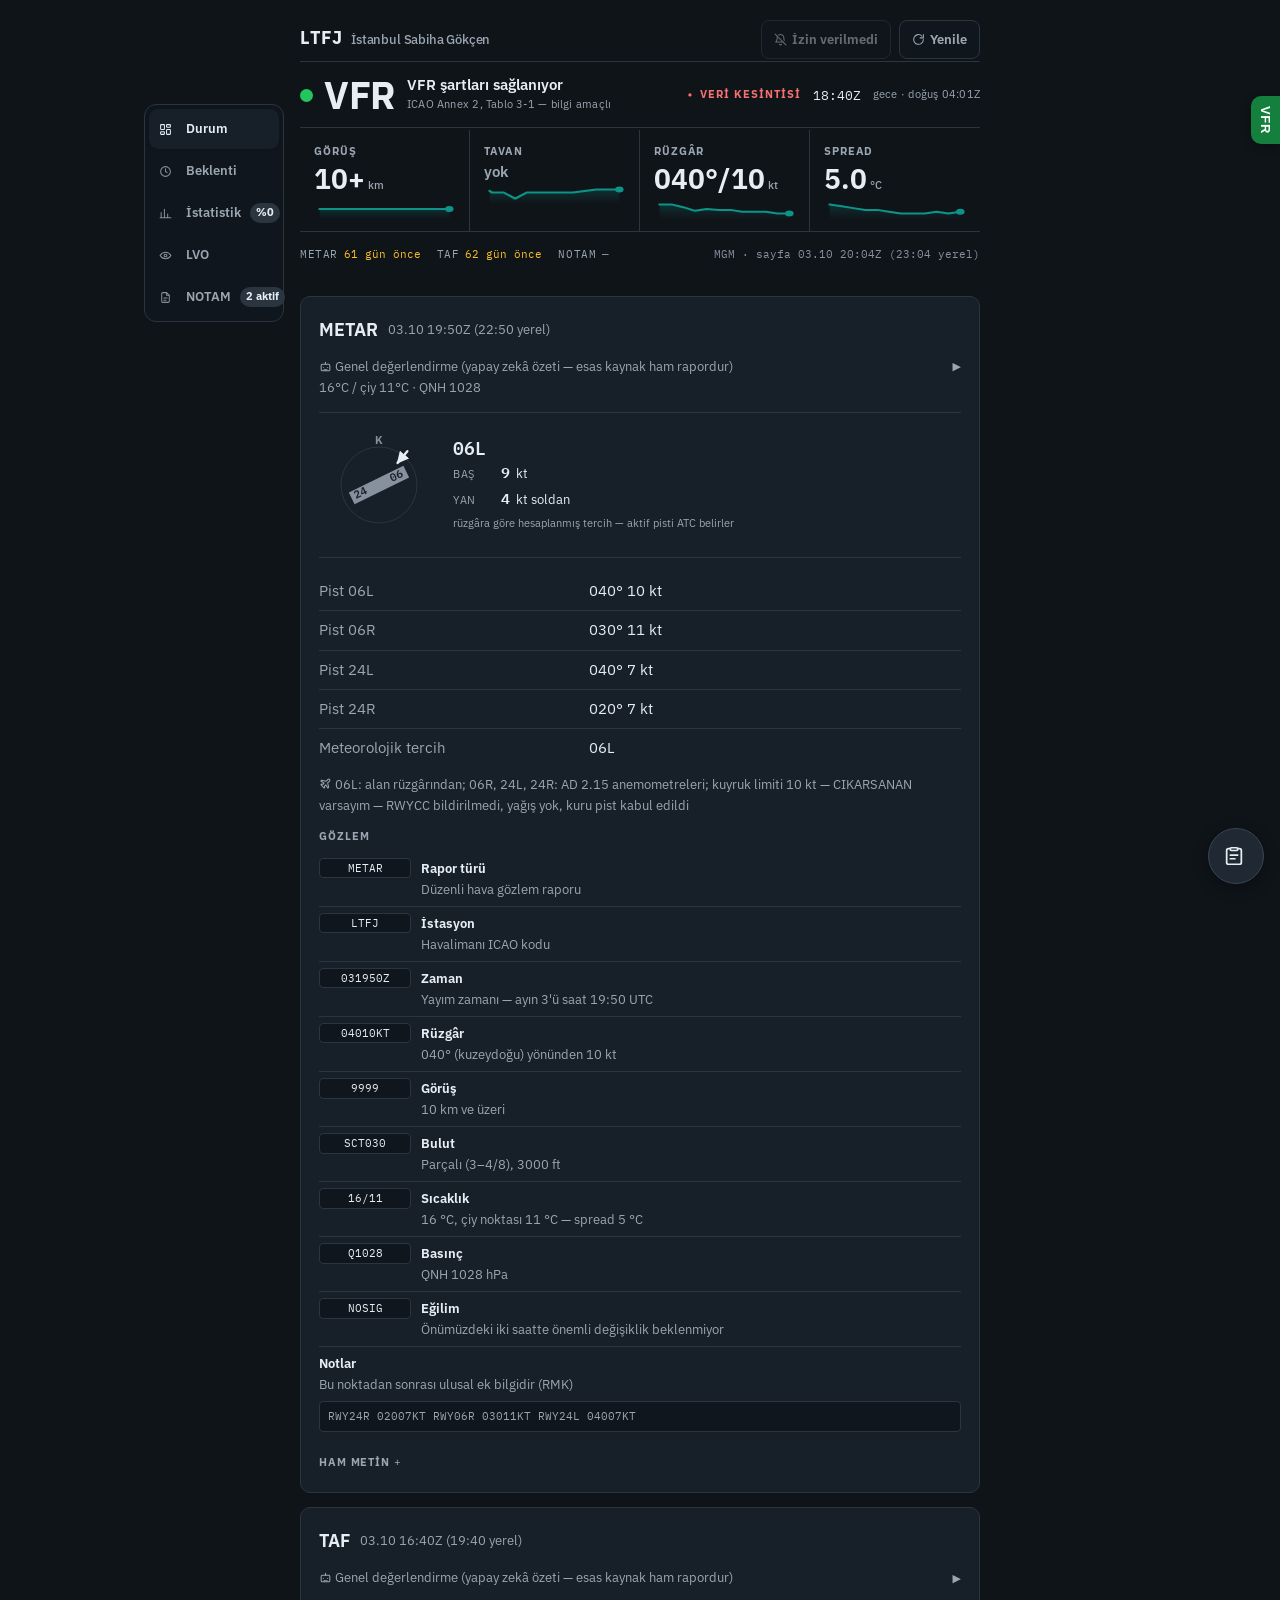
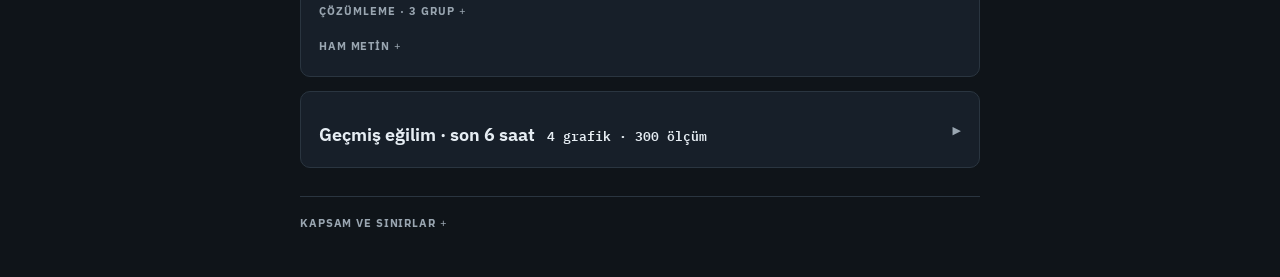
<file: index.html>
<!DOCTYPE html>
<html lang="tr" data-gun-dogumu="2026-10-03T04:01:57.957343+00:00" data-gun-batimi="2026-10-03T15:43:57.867285+00:00">
<head>
<meta charset="utf-8">
<meta name="viewport" content="width=device-width, initial-scale=1">
<title>LTFJ · Hava Durumu</title>
<meta name="description" content="LTFJ anlık METAR ve TAF">
<style>
  @font-face { font-family:"IBM Plex Sans"; font-style:normal;
    font-weight:400 700; font-display:swap;
    src:url("yazitipi/plex-sans-latin-400-700.woff2") format("woff2");
    unicode-range:U+0000-00FF, U+0131, U+0152-0153, U+02BB-02BC, U+02C6, U+02DA, U+02DC, U+0304, U+0308, U+0329, U+2000-206F, U+20AC, U+2122, U+2191, U+2193, U+2212, U+2215, U+FEFF, U+FFFD; }
  @font-face { font-family:"IBM Plex Sans"; font-style:normal;
    font-weight:400 700; font-display:swap;
    src:url("yazitipi/plex-sans-latin-ext-400-700.woff2") format("woff2");
    unicode-range:U+0100-02BA, U+02BD-02C5, U+02C7-02CC, U+02CE-02D7, U+02DD-02FF, U+0304, U+0308, U+0329, U+1D00-1DBF, U+1E00-1E9F, U+1EF2-1EFF, U+2020, U+20A0-20AB, U+20AD-20C0, U+2113, U+2C60-2C7F, U+A720-A7FF; }
  @font-face { font-family:"IBM Plex Mono"; font-style:normal;
    font-weight:400; font-display:swap;
    src:url("yazitipi/plex-mono-latin-400.woff2") format("woff2");
    unicode-range:U+0000-00FF, U+0131, U+0152-0153, U+02BB-02BC, U+02C6, U+02DA, U+02DC, U+0304, U+0308, U+0329, U+2000-206F, U+20AC, U+2122, U+2191, U+2193, U+2212, U+2215, U+FEFF, U+FFFD; }
  @font-face { font-family:"IBM Plex Mono"; font-style:normal;
    font-weight:400; font-display:swap;
    src:url("yazitipi/plex-mono-latin-ext-400.woff2") format("woff2");
    unicode-range:U+0100-02BA, U+02BD-02C5, U+02C7-02CC, U+02CE-02D7, U+02DD-02FF, U+0304, U+0308, U+0329, U+1D00-1DBF, U+1E00-1E9F, U+1EF2-1EFF, U+2020, U+20A0-20AB, U+20AD-20C0, U+2113, U+2C60-2C7F, U+A720-A7FF; }
  @font-face { font-family:"IBM Plex Mono"; font-style:normal;
    font-weight:600; font-display:swap;
    src:url("yazitipi/plex-mono-latin-600.woff2") format("woff2");
    unicode-range:U+0000-00FF, U+0131, U+0152-0153, U+02BB-02BC, U+02C6, U+02DA, U+02DC, U+0304, U+0308, U+0329, U+2000-206F, U+20AC, U+2122, U+2191, U+2193, U+2212, U+2215, U+FEFF, U+FFFD; }
  @font-face { font-family:"IBM Plex Mono"; font-style:normal;
    font-weight:600; font-display:swap;
    src:url("yazitipi/plex-mono-latin-ext-600.woff2") format("woff2");
    unicode-range:U+0100-02BA, U+02BD-02C5, U+02C7-02CC, U+02CE-02D7, U+02DD-02FF, U+0304, U+0308, U+0329, U+1D00-1DBF, U+1E00-1E9F, U+1EF2-1EFF, U+2020, U+20A0-20AB, U+20AD-20C0, U+2113, U+2C60-2C7F, U+A720-A7FF; }
  /* ===================== TASARIM SISTEMI =====================
     TEK KAYNAK. Once her anlamsal renk sayfaya DAGILMIS sabit hex olarak
     duruyordu: ornegin "dikkat" tonu (#b45309 acik / #fbbf24 koyu) UC AYRI
     kuralda, her biri ayrica iki koyu tema blogunda tekrarlanmisti - dokuz
     yer. Birini guncelleyip otekileri unutmak an meselesiydi.

     KATMANLAR: zemin -> panel -> kart -> etkilesim. Her katman bir ustune
     gore hafifce ayrisir; koyu temada saf siyah ve asiri kontrast YOK.

     ANLAMSAL RENKLER durum anlatir, dekorasyon degildir. "-zemin" varyanti
     rozet/kutu arka plani, duz olani metin/kenarlik icindir.

     NOT: havacilik durum kodu olcegi SAYFADAN TAMAMEN KALKTI; yalnizca
     Telegram tarafinda yasiyor (bkz. ltfj_pist). Sayfanin durum
     gostergesi ICAO Annex 2 esiklerinden gelen VFR/IFR. */
  :root {
    /* Mono yigini eskiden 6 ayri yerde KOPYALANMISTI - biri guncellenip
       otekiler unutulabilirdi. Tek kaynak. */
    --mono:"IBM Plex Mono",ui-monospace,SFMono-Regular,Menlo,monospace;

    /* yuzey katmanlari */
    /* #f8fafc -> #eef2f7: kartlar (beyaz) zeminden daha net
       ayrissin. Kontrast metin/zemin oranlarini DUSURMEZ -
       metin kart uzerinde duruyor, zemin degismedi. */
    /* DUZ TUVAL. Derinlik yuzey basamagindan degil TEK PIKSELLIK
       CIZGIDEN geliyor; hiyerarsiyi kutu degil TIPOGRAFI tasiyor. */
    --bg:#f9fafc; --panel:#f1f4f9; --kart:#ffffff; --etkilesim:#eef2f7;
    --cizgi:#e4e9f0; --kod-bg:#f4f7fa;
    /* metin */
    /* MUREKKEP KATMANLARI - UCU DE METIN ICIN AA (4.5:1) GECER, her yuzeyde.
       Olculdu (bg/panel/kart/etkilesim/kod-bg'nin EN KOTUSUNE karsi):
         --metin  #0f172a  ~17:1
         --soluk  #505e74  5.85:1   (eskiden #64748b: 4.23 - tonlu
                                      yuzeylerde AA'nin altindaydi)
         --sessiz #606c81  4.72:1   (eskiden #94a3b8: 2.28 - kunye,
                                      birim, kaynak satiri okunmuyordu)
       Sessiz ile soluk arasindaki fark kucuk ama gercek; uc katmanli
       hiyerarsi korunuyor, hicbiri esigin altina inmiyor. */
    --metin:#0f172a; --soluk:#505e74; --sessiz:#606c81; --vurgu:#0f172a;
    /* anlamsal - durum anlatir */
    /* Metin tonlari OLCULEREK secildi - WCAG AA (4.5:1), kendi "-zemin"
       tonlarinin uzerinde. Onceki degerler (#16a34a / #dc2626) acik temada
       2.89:1 ve 3.97:1 veriyordu, yani AA'nin altindaydi. */
    /* FAB yuzeyi: acik temada koyu disk, koyu temada YUKSELTILMIS
       YUZEY. Tek kural (--vurgu/--bg) kullanilinca koyu temada FAB
       neredeyse beyaz oluyordu (olculen bagil parlaklik 0.853, hero
       0.023 - 37 kat). Gece karartilmis bir kulede ekranin en parlak
       nesnesi "not ekle" dugmesi olmamali. */
    /* MARKA TONU - ANLAM TASIMAZ. Grafik cizgisi, secili sekme
       gostergesi ve odak halkasi icin; durum ASLA bu tonla
       anlatilmaz. Mor secildi cunku durum hue'lari (kirmizi 15,
       turuncu 30, sari 50, yesil 140, mavi 250 derece) arasindaki
       EN GENIS bosluk orada. Olculdu (OKLab ΔE, rehberin
       normal-gorus tabani 15): en yakin durum rengine 15.8;
       kontrast acik yuzeyde 8.98, koyuda 7.24 (cizgi icin
       gereken 3:1'in cok ustunde). */
    /* AKSAN TONU - ANLAM TASIMAZ. Grafik cizgisi, secili sekme
       gostergesi ve odak halkasi icin; durum ASLA bu tonla anlatilmaz.
       MOR -> TURKUAZ: olculdu (OKLab DeltaE, rehberin normal-gorus
       tabani 15). Mordun (#b39ddb) koyu temada bilgi mavisine
       (#60a5fa) uzakligi 10.6 - yani TABANIN ALTINDA; daha once "en
       yakin durum rengine 15.8" demistim, o olcum bilgi mavisini
       kapsamiyormus. Turkuazin en yakin durum rengine normal-gorus
       uzakligi 18.4, yani tabanin ustunde. Protanopide kirmiziya 3.3
       ile yaklasiyor (mor 4.8 veriyordu) ama esik asimi sayfada HER
       ZAMAN kelimeyle de yaziliyor ("esik alti"), yani o kanalda renk
       tek tasiyici degil. Kontrast: acik yuzeyde 3.74:1, koyuda
       4.94:1 - grafik cizgisi icin gereken 3:1'in ustunde. */
    --marka:#0d9488;
    /* Baglanti/vurgu METNI ayri token: metin AA'si 4.5:1 ister,
       --marka acik temada 3.74 veriyor (cizgi icin yeterli, metin icin
       degil). Olculdu: #0f766e acik yuzeyde 5.47:1. */
    --baglanti:#0f766e;
    --fab-zemin:#0f172a; --fab-metin:#f8fafc; --fab-cizgi:transparent;
    /* Kart golgesi: acik temada kagit degil KONSOL hissi icin.
       Koyu temada golge yok - siyah uzerine golge gorunmez ve
       parlaklik eklemek gece kullanimini bozardi; orada derinlik
       yuzey basamaklarindan (--bg < --panel < --kart) geliyor. */
    /* Kart golgesi TEK KATMANA indi. Onceden iki katmanliydi (2px +
       8px bulanma) ve kartlara kagit hissi veriyordu. Yuzey adimi da
       kuculunce (bkz. --bg) o golge kartin ASIL ayirici ogesi olurdu;
       oysa ayrimi --cizgi tasimali. Kalan 1px yalnizca kenarligi
       oturtuyor.
       --golge-yukari SILINDI: tek tuketicisi ".su-an .hero" idi, hero
       artik kart degil. Kullanilmayan token tasarim sisteminde
       "kullanilabilir" gibi durup yanlis yere cagrilir. */
    --golge:0 1px 2px rgba(15,23,42,.04);
    --iyi:#166534;    --iyi-zemin:#22c55e26;    --iyi-dolu:#22c55e;
    --dikkat:#b45309; --dikkat-zemin:#f59e0b26; --dikkat-dolu:#f59e0b;
    --uyari:#ef4444;  --uyari-zemin:#ef444426;  --uyari-metin:#b91c1c;
    --bilgi:#2563eb;  --bilgi-zemin:#3b82f626;
    /* TIPOGRAFI OLCEGI - 6 ADIM.
       Olculdu: tek telefon ekraninda 17 FARKLI punto vardi ve 11'i
       9.9-14.1px arasina sikismisti; o araliktaki farki goz zaten
       ayirt etmiyor, yani 11 ayri karar sifir hiyerarsi kazanci
       veriyordu. Asil sorun ustteki bosluktu: 16.8px ile 24px arasinda
       HICBIR SEY yoktu, yani sayfada sadece uc gercek katman vardi -
       "hero", "baslik" ve "geri kalan her sey". Ikincil ama onemli bir
       seyi (hamle, QNH, pist ruzgari) vurgulamak icin elde arac yoktu.
       f4/f5 tam o boslugu dolduruyor. */
    --f1:.6875rem;   /* 11px - birim, etiket, dipnot           */
    --f2:.8125rem;   /* 13px - ikincil govde, tablo, rozet     */
    --f3:.9375rem;   /* 15px - govde                           */
    --f4:1.125rem;   /* 18px - bolum basligi, h1               */
    --f5:1.375rem;   /* 22px - vurgu (dar ekranda hero)        */
    --f6:1.75rem;    /* 28px - hero                            */
    /* 7. ADIM SADECE DURUM KODU ICIN. Sayfada tek bir birincil
       metrik var (VFR/IFR) ve olcegin tepesinde hero sayilariyla AYNI
       puntoda duruyordu - yani "en onemli" ile "onemli" ayni
       agirlikta. Bir adim ustu o farki geri veriyor. */
    --f7:2.375rem;   /* 38px - durum kodu (tek birincil metrik) */
    /* olcek */
    --r1:6px; --r2:10px; --r3:14px;
  }
  /* Koyu tema iki yerde tanimli olmak ZORUNDA: biri sistem tercihi, oteki
     elle secim (data-theme). Ikisi ayni listeyi tasir - listeyi TOKEN'a
     indirgemenin asil kazanci da bu: artik tek satir kopyalaniyor. */
  @media (prefers-color-scheme: dark) {
    :root:not([data-theme="light"]) {
      --bg:#0f1419; --panel:#141b23; --kart:#171f29; --etkilesim:#1f2833;
      --cizgi:#2a3540; --kod-bg:#10161d;
      --metin:#e6edf3; --soluk:#9aa6b1; --sessiz:#87919e; --vurgu:#e6edf3;
      --iyi:#4ade80; --dikkat:#fbbf24; --uyari-metin:#f87171;
      --bilgi:#60a5fa;
      --marka:#0d9488;
      /* Koyu zeminde baglanti metni daha parlak bir adim: #2dd4bf 9.94:1. */
      --baglanti:#2dd4bf;
      --fab-zemin:#1f2833; --fab-metin:#e6edf3; --fab-cizgi:#3a4654;
      /* Koyu temada golge GORUNMEZ; ayrimi yuzey adimi tasiyor. */
      --golge:none;
    }
  }
  :root[data-theme="dark"] {
    --bg:#0f1419; --panel:#141b23; --kart:#171f29; --etkilesim:#1f2833;
    --cizgi:#2a3540; --kod-bg:#10161d;
    --metin:#e6edf3; --soluk:#9aa6b1; --sessiz:#87919e; --vurgu:#e6edf3;
    --iyi:#4ade80; --dikkat:#fbbf24; --uyari-metin:#f87171;
    --bilgi:#60a5fa;
    --marka:#0d9488;
    /* Koyu zeminde baglanti metni daha parlak bir adim: #2dd4bf 9.94:1. */
    --baglanti:#2dd4bf;
    --fab-zemin:#1f2833; --fab-metin:#e6edf3; --fab-cizgi:#3a4654;
    /* Koyu temada golge GORUNMEZ; ayrimi yuzey adimi tasiyor. */
    --golge:none;
  }
  /* Hareket azaltma tercihi: isletim sisteminde acan kullanici icin tum
     gecis ve animasyonlar durur. Sayfa islevini KAYBETMEZ - donen ok yine
     doner, sadece aninda. */
  @media (prefers-reduced-motion: reduce) {
    *, *::before, *::after {
      animation-duration:.01ms !important; animation-iteration-count:1 !important;
      transition-duration:.01ms !important; scroll-behavior:auto !important;
    }
  }
  * { box-sizing:border-box; }
  body {
    margin:0; background:var(--bg); color:var(--metin);
    /* 1.55 -> 1.62: sayfadaki uzun Turkce uyari paragraflari icin
       gozu dinlendiren asil degisiklik satir araligi. */
    /* Govde punto'su da OLCEKTEN. 16px birakilinca acikca boyut
       verilmeyen ogeler olcek disina dusuyordu (olculdu: 2 oge). rem
       koke gore hesaplandigi icin bunu degistirmek --fN degerlerini
       ETKILEMEZ, yalnizca mirasla gelen metni hizalar. */
    font:var(--f3)/1.62 "IBM Plex Sans",ui-sans-serif,system-ui,-apple-system,
         "Segoe UI",Roboto,sans-serif;
    -webkit-font-smoothing:antialiased; text-rendering:optimizeLegibility;
    /* Rakamlar SABIT GENISLIKTE. Eskiden bu ozellik dokuz ayri
       kuralda tek tek veriliyordu; aradaki her oge (pist satirlari,
       tahmin tablosu, NOTAM tarihleri) oransal rakam kullaniyor ve
       degerler degisince sutun yatayda oynuyordu. Kokten verince
       sayfadaki her sayi hizali. */
    font-variant-numeric:tabular-nums;
    padding:20px 16px 40px;
  }
  .sar { max-width:680px; margin:0 auto; }
  header {
    margin-bottom:2px; display:flex; align-items:center;
    justify-content:space-between; gap:12px;
  }
  .header-metin { min-width:0; }
  /* Ö4: 1.5rem (24px) iken hero sayilariyla (24px w650) AYNI boydaydi.
     Istasyon kodu SABIT bilgi - ilk saniyeden sonra sifir bilgi tasir;
     dort olcumle ayni gorsel agirlikta olmasi icin sebep yok. 18px
     teyit icin fazlasiyla yeterli ve olcegin (Ö5) bir adimi. */
  h1 { font-size:var(--f4); margin:0 0 4px; letter-spacing:-.01em; }
  .alt { color:var(--soluk); font-size:var(--f3); }
  button.yenile {
    flex-shrink:0; background:var(--kod-bg); border:1px solid var(--cizgi);
    color:var(--soluk); border-radius:8px; padding:8px 12px; font:inherit;
    font-size:var(--f2); font-weight:650; cursor:pointer; white-space:nowrap;
  }
  button.yenile:hover { color:var(--metin); border-color:var(--vurgu); }
  button.yenile:disabled { opacity:.6; cursor:default; }
  .header-butonlar { display:flex; gap:8px; flex-shrink:0; }
  @media (max-width:480px) {
    /* METIN GIZLENIR, IKON KALIR. Eskiden dugmeler ikinci satira
       iniyordu ve bu iki sey demekti: (1) birincil metrigin ustunde
       tam bir satiri iki EYLEM yiyordu, (2) o satir tam olarak VFR
       sekmesinin dikey bandina (y=96-144) denk geldigi icin sag ucuna
       basan parmak Yenile'yi degil VFR panelini aciyordu - eski cozum
       34px dolgu koymakti. Ikona inince ikisi de kendiliginden bitti:
       dugmeler basligin YANINDA (y=20-56), sekme bandinin ustunde.
       Erisilebilirlik kaybi yok - metin GORSEL olarak gizleniyor,
       agactan silinmiyor (bkz. .btn-metin). */
    /* Metin GORSEL olarak gizleniyor, agactan SILINMIYOR: dugmenin
       erisilebilir adi hala "Yenile" / "Bildirimler" (ekran okuyucu,
       ses komutu, otomasyon). display:none olsaydi ad kaybolurdu. */
    .btn-metin {
      position:absolute; width:1px; height:1px; overflow:hidden;
      clip:rect(0 0 0 0); white-space:nowrap;
    }
    /* IKON DUGMESI DOKUNMA HEDEFI. Yalnizca dolgu verilince olculen
       kutu 33x41 cikiyordu - WCAG 2.2 AA tabanini (24x24) geciyor ama
       tek elle, yururken, eldivenle kullanilan bir ekranda dar. 44x44
       acikca zorlaniyor; ikon ortada kaliyor. */
    button.yenile {
      padding:9px; font-size:var(--f2);
      min-width:44px; min-height:44px;
      display:inline-flex; align-items:center; justify-content:center;
    }
    button.yenile .ikon { margin-right:0; }
  }
  /* YAPISKAN UST = ozet serit + sekme cubugu, TEK sticky blok.
     Ikisini ayri ayri yapiskan yapmak, sekme cubuguna "serit ne kadar
     yuksek?" diye bir top: degeri uydurmayi gerektirirdi; serit dar
     ekranda satir kaydirdigi icin o sayi sabit DEGIL. Tek sarmal bu
     sorunu tamamen ortadan kaldiriyor.
     z-index kasitli olarak 40: sayfa icerigiNIN ustunde, ama sabit
     kapli katmanlarin (VFR sekmesi 58, ATC modali 65) ALTINDA. */
  /* SU AN blogu - hero'nun yeni evi. Kart icinde degil, sayfanin
     tepesinde; kenarlik kartlarla ayni dilde ama baslik satiri yok
     (sekme cubugu ve baslik zaten baglami veriyor). */
  .su-an { margin:0; }
  /* Serit, hero gorunurken GIZLI. .js sinifi <head>'de ekleniyor, yani
     JS varsa serit hic cizilmeden basliyor - acilista yanip sonme yok.
     JS yoksa kural hic uygulanmaz ve ikisi de gorunur kalir. */
  .js .ozet-serit { display:none; }
  .js .yapiskan-ust.serit-acik .ozet-serit { display:flex; }
  .yapiskan-ust {
    position:sticky; top:0; z-index:40;
    background:var(--bg); margin:0 0 16px; padding-top:2px;
  }
  .ozet-serit {
    display:flex; align-items:center; gap:8px; flex-wrap:wrap;
    margin:0; padding:9px 12px;
    background:var(--kart); border:1px solid var(--cizgi); border-radius:12px;
    font-size:var(--f2); font-variant-numeric:tabular-nums;
  }
  .ozet-oge { color:var(--metin); white-space:nowrap; }
  /* Ayirici nokta: ogeler arasinda, ilkinden once DEGIL. */
  .ozet-oge + .ozet-oge::before { content:"·"; color:var(--soluk); margin-right:8px; }
  @media (max-width:480px) {
    .ozet-serit { font-size:var(--f2); gap:6px; padding:8px 10px; }
    .ozet-oge + .ozet-oge::before { margin-right:6px; }
  }

  /* ---- SEKME CUBUGU ----------------------------------------------------
     Bolumler (Durum/Beklenti/Istatistik/LVO/NOTAM) eskiden alt alta
     katlanir basliklardi; sayfa cok uzuyordu. YATAY sekme secildi, dikey
     ray DEGIL: icerik sutunu telefonda ~360px ve soldaki bir ray yatay
     genisligi KALICI olarak yerdi (~%25). Yatay cubuk dikey yerden bir
     kez odun verir, yataydan hic.

     ROZET SART: sekme icerigi GIZLIYOR. NOTAM sayfadayken kaydirirken
     goz ucuyla goruluyordu; sekmenin arkasina girince yeni NOTAM'i fark
     etmenin tek yolu cubuktaki rozet kalir. */
  .sekme-cubugu {
    display:none;                      /* JS yoksa hic cizilmez - asagi bak */
    gap:2px; margin-top:8px; padding:3px;
    background:var(--kod-bg); border:1px solid var(--cizgi); border-radius:12px;
    overflow-x:auto; scrollbar-width:none; -webkit-overflow-scrolling:touch;
  }
  .sekme-cubugu::-webkit-scrollbar { display:none; }
  .js .sekme-cubugu { display:flex; }
  .sekme {
    flex:1 0 auto; min-height:40px; padding:7px 12px;
    background:none; border:0; border-radius:9px; cursor:pointer;
    color:var(--soluk); font:inherit; font-size:var(--f2); font-weight:600;
    white-space:nowrap; display:flex; align-items:center; gap:6px;
    justify-content:center;
  }
  .sekme[aria-selected="true"] {
    background:var(--kart); color:var(--metin);
    box-shadow:0 1px 3px rgba(0,0,0,.12);
  }
  .sekme:focus-visible { outline:2px solid var(--metin); outline-offset:-2px; }
  /* Sekme rozeti: kart rozetiyle AYNI gorsel dil, daha kucuk. */
  .sekme-rozet {
    font-size:var(--f1); font-weight:700; padding:1px 6px; border-radius:999px;
    background:var(--cizgi); color:var(--metin); font-variant-numeric:tabular-nums;
  }
  .sekme-rozet:empty { display:none; }
  /* Telefon cubugunda ikon YOK: olculdu, cubuk 360px'te tam kapasitede
     (326/326px) ve ikon eklemek NOTAM'i keserdi. DOM'da duruyor ama
     display:none oldugu icin yer kaplamiyor; rayda aciliyor. */
  .sekme-ikon { display:none; }
  /* Rozet noktasi: rozetin kendi arka plani zaten renk kodu, nokta
     beyaz kalir - iki farkli renk ust uste binmez. */
  .ikon-fab { width:22px; height:22px; }
  .rozet-nokta { width:.55em; height:.55em; stroke-width:0; fill:currentColor;
                  margin-right:5px; opacity:.85; }
  @media (max-width:480px) {
    /* 360px'te bes sekme + rozetler cubugu tasiriyordu ve NOTAM kismen
       kesiliyordu. Yatay dolgu ve rozet en cok yeri yiyen ikisi. */
    .sekme { font-size:var(--f2); padding:7px 4px; gap:3px; }
    .sekme-rozet { font-size:var(--f1); padding:1px 4px; }
    .sekme-cubugu { gap:1px; padding:2px; }
  }

  /* JS YOKSA SAYFA BOZULMAZ: paneller varsayilan olarak GORUNUR ve cubuk
     cizilmez, yani sayfa eski "hepsi alt alta" haline duser. Gizleme
     yalnizca .js sinifi varken devreye girer; o sinifi <head>'deki satir
     ici betik body cizilmeden once ekledigi icin acilista titreme olmaz. */
  /* ---- GENIS EKRANDA SOL RAY -------------------------------------------
     Icerik sutunu 680px'te ortalanir; 1024px ustunde SOLDA 172-380px
     ZATEN BOS alan kalir (olculdu). Ray oraya konunca icerik sutunu
     HIC DARALMAZ - telefonda ray yatay genisligi yerdi, burada yemiyor.
     Bu yuzden ayni <nav> HTML'i, yalnizca CSS ile dikeye donuyor.

     left hesabi: sutunun sol kenari 50% - 340px. Ray onun 16px soluna,
     genisligi 140px -> 50% - 340 - 16 - 140 = 50% - 496px. 1024px'te
     ekranin solunda 16px bosluk kalir, daha genisinde acilir. */
  @media (min-width:1024px) {
    .js .sekme-cubugu {
      position:fixed; top:104px; left:calc(50% - 496px);
      width:140px; z-index:40; margin-top:0;   /* top: ne diyorsa o olsun */
      flex-direction:column; gap:2px; padding:4px;
      overflow:visible;          /* dikeyde bes oge hep sigar */
    }
    .sekme {
      flex:0 0 auto; justify-content:flex-start; text-align:left;
      padding:9px 10px; gap:9px;
    }
    /* Rayda 140px var - ikon burada hem siger hem tarama hizini artirir. */
    .sekme-ikon { display:block; width:15px; height:15px; opacity:.85; }
    .sekme[aria-selected="true"] .sekme-ikon { opacity:1; }
    /* Rozet satirin SONUNA yaslansin - etiketler farkli uzunlukta ve
       rozetler hizasiz dururdu. */
    .sekme-rozet { margin-left:auto; }
    /* Ray akistan ciktigi icin yapiskan blokta yalnizca ozet serit kalir;
       altindaki bosluk artik gereksiz. */
    .yapiskan-ust { padding-bottom:0; }
  }

  /* ---- IKONLAR ---- currentColor: ikon metnin rengini alir, yani her
     tema ve her durum renginde kendiliginden dogru cizilir. */
  .ikon {
    width:1em; height:1em; flex:0 0 auto; vertical-align:-.125em;
    stroke:currentColor; fill:none; stroke-width:1.9;
    stroke-linecap:round; stroke-linejoin:round;
  }
  button .ikon { margin-right:5px; }
  /* Uyari kutularinda ikon metne YAPISIK ciziliyordu ("!Bilgi amaclidir").
     button disinda hicbir kural bosluk vermiyordu. Renk de burada: uyari
     kutusunun ikonu govde metniyle ayni griye boyaniyordu. */
  .ikon-uyari { margin-right:7px; color:var(--dikkat); vertical-align:-.16em; }

  /* ---- UYGULAMA BASLIGI ---- */
  h1 { display:flex; align-items:baseline; gap:9px; flex-wrap:wrap; }
  .ust-kod { font-weight:700; letter-spacing:.03em; }
  .ust-ad { font-size:.72em; font-weight:500; color:var(--soluk); }
  /* ---- DURUM BANDI ----
     Ust-sol bolge: goz once buraya gider, bu yuzden sayfanin TEK
     birincil metrigi burada. Ustte ve altta tek piksel cizgi var,
     kutu YOK - agirligi punto tasiyor. */
  .durum-bandi {
    display:flex; align-items:center; justify-content:space-between;
    gap:16px; flex-wrap:wrap;
    padding:14px 0 13px; margin:0 0 2px;
    border-top:1px solid var(--cizgi); border-bottom:1px solid var(--cizgi);
  }
  .durum-blok { display:flex; align-items:center; gap:11px; min-width:0; }
  /* Uçuş kuralı noktası: kart içindeki VFR sekmesiyle AYNI sınıf
     (.vfr-nokta), yani iki gösterge sessizce farklı renge kayamaz. */
  .durum-blok .vfr-nokta { width:13px; height:13px; }
  .durum-kod {
    font-size:var(--f7); font-weight:700; line-height:1;
    letter-spacing:-.01em; color:var(--metin);
  }
  .durum-ad { display:flex; flex-direction:column; gap:2px; min-width:0; }
  .durum-ad-metin {
    font-size:var(--f3); font-weight:600; color:var(--metin); line-height:1.2;
  }
  /* Resmi CAT kategorisi SANILMASIN diye kaynak etiketi kodun DIBINDE,
     dip notta degil (bkz. ltfj_pist.RENK_ETIKETI). */
  .durum-kaynak {
    font-size:var(--f1); color:var(--soluk); letter-spacing:.02em;
    white-space:nowrap; overflow:hidden; text-overflow:ellipsis;
  }
  .durum-sag {
    display:flex; align-items:center; gap:12px; flex-wrap:wrap;
    margin-left:auto;
  }
  @media (max-width:480px) {
    .durum-sag { flex-basis:100%; margin-left:0; }
  }
  .ust-durum {
    display:inline-flex; align-items:center; gap:6px;
    font-size:var(--f1); font-weight:700; letter-spacing:.09em; color:var(--soluk);
  }
  .ust-durum .ikon { width:.72em; height:.72em; stroke-width:0; fill:currentColor; }
  .ust-durum.taze { color:var(--iyi); }
  .ust-durum.gecikmeli { color:var(--dikkat); }
  .ust-durum.kesinti { color:var(--uyari-metin); }
  /* Yanip sonme YALNIZCA taze durumda ve YAVAS: surekli hareket
     operasyonel bir ekranda dikkat dagitir. Hareket azaltma tercihinde
     (yukarida) kendiliginden durur. */
  .ust-durum.taze .ikon { animation:ltfj-nabiz 2.6s ease-in-out infinite; }
  @keyframes ltfj-nabiz { 0%,100% { opacity:1; } 50% { opacity:.35; } }
  .ust-saat {
    font-family:var(--mono); font-size:var(--f2); color:var(--metin);
    font-variant-numeric:tabular-nums;
  }
  .ust-saat:empty { display:none; }

  /* ---- VERI TAZELIGI SERIDI ---- */
  /* Kutu KALKTI: bu satir hero'nun dipnotu, kendi basina bir blok
     degil. Panel zemini + kenarlik onu hero ile ayni agirliga
     cikariyordu. */
  .veri-serit {
    display:flex; flex-wrap:wrap; gap:6px 16px; margin:0 0 14px;
    padding:0; font-family:var(--mono); font-size:var(--f1);
    color:var(--sessiz);
  }
  .veri-oge { display:inline-flex; align-items:center; gap:6px; white-space:nowrap; }
  .veri-oge b { font-weight:400; color:var(--soluk); letter-spacing:.05em; }
  .veri-oge time { color:var(--metin); }
  .veri-oge.bayat time, .veri-oge.bayat span { color:var(--dikkat); }
  .veri-kaynak { margin-left:auto; }
  @media (max-width:480px) {
    .veri-serit { font-size:var(--f1); gap:4px 12px; }
    .veri-kaynak { margin-left:0; flex-basis:100%; }
  }

  /* ---- MEVCUT KOSULLAR (hero) ----
     Telefonda 2x2, >=560px'te tek sirada dort. 1px bosluklar arka plan
     renginden geliyor - ayrik kenarlik yerine tek izgara cizgisi. */
  /* Kutulu izgara yerine HAIRLINE SERIT. Onceki bicimde dort olcunun
     her biri kendi kartindaydi: 1 dis kenarlik + 3 ic ayirici + kose
     yaricapi + golge. Gorsel yuk kutulardan geliyordu, sayidan degil.
     Simdi kutu yok - ayirici tek dikey cizgi, olcu dogrudan tuvalde. */
  .hero {
    display:grid; grid-template-columns:repeat(2,1fr);
    margin:0 0 14px; border-bottom:1px solid var(--cizgi);
  }
  @media (min-width:560px) { .hero { grid-template-columns:repeat(4,1fr); } }
  .hero-oge {
    background:transparent; padding:13px 14px 12px; color:var(--soluk);
    border-right:1px solid var(--cizgi);
  }
  /* Sag kenarin disarida cizgi birakmamasi icin: telefonda 2 sutun
     (2. ve 4. hucre), genis ekranda 4 sutun (4. hucre). */
  .hero-oge:nth-child(2n) { border-right:0; }
  @media (min-width:560px) {
    .hero-oge:nth-child(2n) { border-right:1px solid var(--cizgi); }
    .hero-oge:nth-child(4n) { border-right:0; }
  }
  /* Telefonda iki satir olusuyor - ust satirin altina ayirici. */
  @media (max-width:559px) {
    .hero-oge:nth-child(-n+2) { border-bottom:1px solid var(--cizgi); }
  }
  /* Ö6: 9.9px + --sessiz = ACIK temada 2.56:1, koyuda 3.64:1 - ikisi de
     AA'nin (4.5) altinda. Bunlar sayfadaki EN BUYUK dort sayinin ne
     oldugunu soyleyen etiketler; gunes altinda rakam gorunup etiketi
     gorunmuyordu. --soluk ile acikta 4.76:1, koyuda 6.56:1. */
  .hero-etiket {
    font-size:var(--f1); font-weight:700; letter-spacing:.08em;
    text-transform:uppercase; color:var(--soluk);
  }
  .hero-deger {
    font-size:var(--f6); font-weight:650; line-height:1.15; margin-top:2px;
    font-variant-numeric:tabular-nums; color:var(--metin);
  }
  /* Esik asiminda SAYININ KENDISI degisiyor (bkz. _olcu_bandi).
     Renk TEK BASINA tasiyici degil: yanindaki "sınırlı"/"eşik altı"
     etiketi ayni bilgiyi metinle de veriyor. */
  .hero-deger.hero-dikkat { color:var(--dikkat); }
  .hero-deger.hero-uyari  { color:var(--uyari-metin); font-weight:750; }
  .hero-band-etiket {
    margin-left:6px; font-size:var(--f1); font-weight:700;
    letter-spacing:.02em; text-transform:none; color:var(--dikkat);
  }
  /* Band sinifi HUCREDE de duruyor; :has() gerekmiyor. */
  .hero-oge-uyari .hero-band-etiket { color:var(--uyari-metin); }
  /* "bildirilmedi" bir SAYI degil - hero puntosunda sayfanin en buyuk
     yazisi oluyor ve yoklugu olculmus bir degerden baskin gosteriyordu. */
  .hero-deger-metin { font-size:var(--f3); font-weight:600; color:var(--soluk); }
  /* Grafik cizgileri MARKA tonunda - durum rengi DEGIL (bkz.
     GRAFIKLER aciklamasi). currentColor ile miras aliniyor. */
  .grafik { color:var(--marka); }
  .grafik-esik {
    stroke:var(--soluk); stroke-width:1; stroke-dasharray:4,4; opacity:.7;
  }
  /* OLCUM OLMAYAN ZAMAN ARALIGI. Cizgi burada DEVAM ETMIYOR - alan bos
     ve sinir cizgisiyle ayrilmis. rect esneyen SVG icinde durdugu icin
     sorun degil: dikdortgen ve dikey cizgi esnemeden de dogru okunur,
     yalnizca YAZI eziliyordu. */
  .grafik-bosluk { fill:var(--soluk); opacity:.08; }
  .grafik-sinir {
    stroke:var(--soluk); stroke-width:1; stroke-dasharray:3,3; opacity:.55;
    vector-effect:non-scaling-stroke;
  }
  /* HTML - SVG <text> DEGIL: grafik SVG'si preserveAspectRatio="none"
     ile esniyor, icindeki yazi hem kuculuyor hem yatayda eziliyordu.
     Konum, cizgiyle AYNI olcekten (bkz. _esik_orani) yuzde olarak
     geliyor; zemin cipi altindaki dolguyu kesip yaziyi okunur birakiyor. */
  .grafik-esik-ad {
    position:absolute; left:0; transform:translateY(-100%);
    font-size:var(--f1); font-family:var(--mono); color:var(--soluk);
    background:var(--kart); padding:0 .3em; border-radius:3px;
    pointer-events:none; white-space:nowrap;
  }
  /* Kivilcim (hero) de ayni tonda - ama oradaki SVG 100x20, esik cizgisi
     o boyutta okunmaz, o yuzden yalnizca cizgi + dolgu. */
  .hero-kivilcim { color:var(--marka); }
  /* Gun/gece baglami - sis penceresi gece-sabah oldugu icin BILGI. */
  .ust-faz {
    font-size:var(--f1); color:var(--soluk); letter-spacing:.02em;
    white-space:nowrap;
  }
  /* PIST DIYAGRAMI - pist ekseni + ruzgar oku + bilesen okumasi.
     Renkler NOTR: bu bir durum gostergesi degil, bir GEOMETRI. Tek
     istisna kuyruk limiti asimi, o da metinle birlikte. */
  /* IC ICE KUTU KALDIRILDI. Diyagram zaten bir kartin icinde
     duruyordu; kendi zemini + kenarligi + yaricapi ikinci bir cerceve
     uretiyordu (kart -> kutu -> SVG). Ayirmak icin tek ust/alt cizgi
     yeter; kazanilan yatay 24px dar ekranda dogrudan diyagrama gidiyor. */
  .pist-diyagram {
    display:flex; align-items:center; gap:14px; flex-wrap:wrap;
    margin:14px 0; padding:12px 0;
    border-top:1px solid var(--cizgi); border-bottom:1px solid var(--cizgi);
  }
  /* 1:1 CIZILIYOR. Onceden viewBox 180 birim 132px'e sigdiriliyordu
     (olcek .73) ve 11 birimlik uc adlari ekranda 8.1px'e dusuyordu -
     sayfadaki en kucuk yazinin da altinda. Tipografi testi bunu
     yakaladi. Simdi birim = piksel, yazilar olcekten geliyor. */
  .pd-svg {
    width:120px; height:120px; max-width:100%; flex:0 0 auto;
    color:var(--metin);
  }
  .pd-halka { fill:none; stroke:var(--cizgi); stroke-width:1; }
  /* Pist seridi DUZ --sessiz, opaklik YOK. Eskiden --soluk + opacity:.75
     idi; ustundeki pist ucu numaralari (fill --kart) o yari saydam zemin
     uzerinde AA'nin altina dusuyordu (olculdu: acik 3.67, koyu 4.37).
     --sessiz duz hali gorsel olarak neredeyse ayni acikligi veriyor ama
     numara artik esigin ustunde. */
  .pd-pist {
    stroke:var(--sessiz); stroke-width:13; stroke-linecap:butt;
  }
  .pd-uc-ad {
    /* Serit uzerinde duruyorlar - serit rengiyle degil ZEMINLE
       kontrast yapmalilar. */
    font-family:var(--mono); font-size:var(--f1); font-weight:700;
    fill:var(--kart); text-anchor:middle; dominant-baseline:middle;
  }
  .pd-uc-tercih { fill:var(--kart); }
  .pd-kuzey {
    /* Pusula kuzeyi: geri cekilmesi --sessiz TONUNDAN geliyor. Eskiden
       ustune opacity:.8 de ekleniyordu - AA'yi tutan token'i esigin
       altina itiyordu. Bir metin OKUNMASI gereken bir harf. */
    font-size:var(--f1); font-weight:700; fill:var(--sessiz);
    text-anchor:middle; dominant-baseline:middle;
  }
  .pd-ok { stroke:currentColor; stroke-width:2.4; stroke-linecap:round; }
  .pd-okuma { flex:1 1 120px; min-width:0; }
  .pd-pist-ad {
    font-family:var(--mono); font-weight:700; font-size:var(--f4);
    line-height:1.2;
  }
  .pd-satir {
    font-size:var(--f2); color:var(--metin); display:flex;
    align-items:baseline; gap:6px; margin-top:2px;
  }
  .pd-satir b { font-family:var(--mono); font-size:var(--f3); }
  .pd-etiket {
    font-size:var(--f1); color:var(--soluk); text-transform:uppercase;
    letter-spacing:.06em; min-width:42px;
  }
  /* Limit asimi: renk TEK TASIYICI degil, altinda metin de var. */
  .pd-satir.pd-asan b, .pd-satir.pd-asan { color:var(--uyari-metin); }
  .pd-not { font-size:var(--f1); color:var(--soluk); margin-top:4px; }

  .hero-birim {
    font-size:var(--f1); font-weight:500; color:var(--soluk); margin-left:3px;
  }
  /* currentColor: kivilcim .hero-oge'nin soluk rengini alir, yani her
     temada kendiliginden dogru tonda cizilir. */
  .hero-kivilcim { display:block; margin-top:4px; height:20px; width:100%; }
  .hero-yok {
    margin-top:4px; height:20px; font-size:var(--f1); color:var(--sessiz);
    display:flex; align-items:center;
  }
  .ozet-ikincil { font-size:var(--f2); color:var(--soluk); margin:0 0 10px; }
  /* Durum rengi kartin sol kenarinda - liste taranirken once goze carpar. */
  @media (max-width:480px) {
    .hero-deger { font-size:var(--f5); }
    .hero-oge { padding:9px 10px 7px; }
  }

  .js .sekme-panel { display:none; }
  .js[data-sekme="durum"]      #panel-durum,
  .js[data-sekme="beklenti"]   #panel-beklenti,
  .js[data-sekme="istatistik"] #panel-istatistik,
  .js[data-sekme="lvo"]        #panel-lvo,
  .js[data-sekme="notam"]      #panel-notam { display:block; }
  .kart {
    background:var(--kart); border:1px solid var(--cizgi);
    border-radius:var(--r2); padding:18px; margin-bottom:14px;
    box-shadow:var(--golge);
  }
  .basrow { display:flex; align-items:center; gap:10px; flex-wrap:wrap;
             margin-bottom:12px; }
  .tip { font-weight:650; font-size:var(--f4); }
  .zaman { color:var(--soluk); font-size:var(--f2); }
  .rozet {
    margin-left:auto; padding:3px 10px; border-radius:999px;
    font-size:var(--f2); font-weight:650; color:#fff; white-space:nowrap;
  }
  .dikkat {
    background:rgba(239,68,68,.12); border:1px solid rgba(239,68,68,.35);
    border-radius:10px; padding:10px 12px; margin:12px 0; font-size:var(--f3);
  }
  .ozet { color:var(--soluk); font-size:var(--f3); margin:10px 0; }
  .yorum {
    background:var(--kod-bg); border:1px solid var(--cizgi); border-radius:10px;
    padding:10px 12px; margin:12px 0; font-size:var(--f3); line-height:1.6;
  }
  .yorum-etiket { color:var(--soluk); font-size:var(--f1); margin-bottom:4px; }
  .pist-kaynak { color:var(--soluk); font-size:var(--f2); margin-top:6px; }
  table { width:100%; border-collapse:collapse; font-size:var(--f3); margin-top:10px; }
  td { padding:7px 0; border-bottom:1px solid var(--cizgi); }
  td:first-child { color:var(--soluk); width:42%; }
  tr:last-child td { border-bottom:none; }
  /* ---- ÇÖZÜMLEME (token -> anlam) ----
     Ham METAR bir <pre> bloğuydu: okuyabilen için yeterli, okuyamayan
     için duvar. Artık her grup solda monospace bir jeton, sağda ne
     dediği. Jeton sütunu SABİT GENİŞLİKTE - değişken olsaydı her satır
     farklı yerden başlar, göz her satırda yeniden hizalanmak zorunda
     kalırdı. */
  .cozum { margin-top:12px; }
  .coz-bas {
    font-size:var(--f1); font-weight:700; letter-spacing:.09em;
    text-transform:uppercase; color:var(--soluk); margin-bottom:6px;
  }
  .coz-satir {
    display:flex; align-items:flex-start; gap:10px;
    padding:6px 0; border-bottom:1px solid var(--cizgi);
  }
  .coz-satir:last-child { border-bottom:none; }
  .jeton {
    flex:0 0 auto; min-width:92px; text-align:center;
    font-family:var(--mono); font-size:var(--f1); line-height:1.7;
    background:var(--kod-bg); border:1px solid var(--cizgi);
    border-radius:4px; padding:0 6px; color:var(--metin);
    white-space:nowrap; overflow:hidden; text-overflow:ellipsis;
    max-width:100%;
  }
  /* RMK: etiket üstte, ham kuyruk altta ve TAM GENİŞLİKTE. */
  .coz-dik { flex-direction:column; align-items:stretch; gap:6px; }
  .jeton-genis {
    min-width:0; width:100%; text-align:left; white-space:pre-wrap;
    word-break:break-word; line-height:1.55; padding:6px 8px;
    color:var(--soluk);
  }
  .coz-metin { display:flex; flex-direction:column; min-width:0; }
  .coz-metin b { font-size:var(--f2); font-weight:650; }
  .coz-metin span { font-size:var(--f2); color:var(--soluk); }
  .coz-bilinmiyor .jeton { border-style:dashed; color:var(--soluk); }
  .coz-bilinmiyor .coz-metin span { font-style:italic; }
  /* TAF değişim grubu başlığı - notac'taki gibi ince kenarlıklı bir
     etiket; aksan tonu DURUM anlatmaz, yalnızca yapıyı gösterir. */
  .coz-grup {
    display:flex; align-items:baseline; gap:8px; flex-wrap:wrap;
    margin:14px 0 6px;
  }
  .coz-etiket {
    font-size:var(--f1); font-weight:650; letter-spacing:.03em;
    color:var(--baglanti); border:1px solid var(--baglanti);
    border-radius:999px; padding:2px 9px;
  }
  .coz-pencere { font-size:var(--f1); color:var(--soluk);
                  font-family:var(--mono); }
  .coz-grup:first-of-type { margin-top:4px; }
  /* Katlanır çözümleme başlığı - ham metin katlayıcısıyla AYNI dil. */
  .cozum-kat > summary {
    cursor:pointer; list-style:none; font-size:var(--f1); font-weight:700;
    letter-spacing:.09em; text-transform:uppercase; color:var(--soluk);
    padding:2px 0;
  }
  .cozum-kat > summary::-webkit-details-marker { display:none; }
  .cozum-kat > summary::after { content:" +"; font-weight:400; }
  .cozum-kat[open] > summary::after { content:" −"; }
  .cozum-kat > summary:hover { color:var(--metin); }
  /* Ham metin artık KATLI: kaynak her zaman erişilebilir ama
     varsayılan görünüm değil. */
  .ham-kat { margin-top:14px; }
  .ham-kat > summary {
    cursor:pointer; list-style:none; font-size:var(--f1); font-weight:700;
    letter-spacing:.08em; text-transform:uppercase; color:var(--soluk);
    padding:2px 0;
  }
  .ham-kat > summary::-webkit-details-marker { display:none; }
  .ham-kat > summary::after { content:" +"; font-weight:400; }
  .ham-kat[open] > summary::after { content:" −"; }
  .ham-kat > summary:hover { color:var(--metin); }

  pre {
    background:var(--kod-bg); border:1px solid var(--cizgi); border-radius:10px;
    padding:12px; overflow-x:auto; font-size:var(--f2); line-height:1.5;
    font-family:var(--mono); margin:12px 0 0;
    white-space:pre-wrap; word-break:break-word;
  }
  /* SOLA YASLI, ortalanmis DEGIL: buradaki yasal uyari telefonda 15+
     satir suruyor ve ortalanmis uzun metinde her satirin sol kenari
     farkli yerden basliyor - goz her satirbasi icin yeniden hizalanmak
     zorunda kaliyor. Kisa bir imza satiri ortalanabilirdi; bu paragraf
     degil. (Sayfadaki tek diger text-align:center, tahmin seridindeki
     tek kelimelik hucreler - orada dogru tercih.) */
  footer {
    color:var(--soluk); font-size:var(--f2); margin-top:28px;
    text-align:left; text-wrap:pretty;
    border-top:1px solid var(--cizgi); padding-top:14px;
  }
  .kapsam > summary {
    cursor:pointer; list-style:none; font-size:var(--f1); font-weight:700;
    letter-spacing:.08em; text-transform:uppercase; color:var(--soluk);
    padding:4px 0;
  }
  .kapsam > summary::-webkit-details-marker { display:none; }
  .kapsam > summary::after { content:" +"; font-weight:400; }
  .kapsam[open] > summary::after { content:" −"; }
  .kapsam > summary:hover { color:var(--metin); }
  .kapsam-govde { margin-top:8px; }
  a { color:inherit; }
  .panel-link {
    display:inline-block; margin-top:12px; padding:7px 14px; border-radius:8px;
    background:var(--vurgu); color:var(--bg); text-decoration:none;
    font-size:var(--f2); font-weight:650;
  }
  .grafik-ust { font-weight:650; margin-bottom:12px; font-size:var(--f3); }
  .grafik-grid { display:grid; grid-template-columns:1fr 1fr; gap:18px 20px; }
  @media (max-width:480px) { .grafik-grid { grid-template-columns:1fr; } }
  .grafik-baslik { display:flex; justify-content:space-between; align-items:baseline;
                     font-size:var(--f2); color:var(--soluk); margin-bottom:4px; }
  .grafik-son { color:var(--metin); font-weight:650; }
  .grafik-son-yok { color:var(--soluk); font-weight:600; font-style:italic; }
  .grafik { width:100%; height:64px; display:block; }
  .grafik-eksen { display:flex; justify-content:space-between;
                    font-size:var(--f1); color:var(--soluk); margin-top:2px; }
  .grafik-durum-notu { font-size:var(--f1); color:var(--soluk); margin-top:4px;
                          font-style:italic; }
  /* Imlec/parmak altindaki noktanin saat+degerini gosteren balon. Dokunmatik
     cihazda dikey sayfa kaydirma bozulmasin diye touch-action:pan-y - yatay
     surukleme grafigi tarar, dikey kaydirma normal calisir. */
  .grafik-sarmal { position:relative; touch-action:pan-y; }
  .grafik-imlec {
    position:absolute; top:0; bottom:0; width:1px; background:var(--soluk);
    opacity:.55; pointer-events:none;
  }
  .grafik-nokta {
    position:absolute; width:9px; height:9px; border-radius:999px;
    background:var(--metin); border:2px solid var(--kart);
    transform:translate(-50%,-50%); pointer-events:none;
  }
  .grafik-balon {
    position:absolute; top:0;
    background:var(--kart); border:1px solid var(--cizgi); border-radius:7px;
    padding:3px 8px; font-size:var(--f2); font-weight:600; white-space:nowrap;
    color:var(--metin); pointer-events:none; z-index:3;
    box-shadow:0 2px 10px rgba(0,0,0,.35);
  }
  .grafik-imlec[hidden], .grafik-nokta[hidden], .grafik-balon[hidden] { display:none; }

  .sis-olasilik-ust { display:flex; align-items:baseline; gap:10px; margin:6px 0 2px; }
  .sis-olasilik-deger {
    font-size:var(--f6); font-weight:700; line-height:1.1;
  }
  .sis-olasilik-bant {
    font-size:var(--f2); font-weight:650; padding:2px 9px; border-radius:999px;
    text-transform:uppercase; letter-spacing:.03em;
  }
  .sis-olasilik-bant.dusuk { background:var(--iyi-zemin); color:var(--iyi); }
  .sis-olasilik-bant.orta { background:#f9731626; color:#ea580c; }
  .sis-olasilik-bant.yuksek { background:var(--uyari-zemin); color:var(--uyari-metin); }
  .gecis-tablo { width:100%; border-collapse:collapse; font-size:var(--f2);
                  margin-top:8px; font-variant-numeric:tabular-nums; }
  .gecis-tablo th, .gecis-tablo td { padding:6px 4px; text-align:right;
                                      border-bottom:1px solid var(--cizgi); }
  .gecis-tablo thead th { color:var(--soluk); font-weight:650; font-size:var(--f2); }
  /* Satir basligi SOLA yasli - sayilar saga, etiket sola; karisik
     hizalama tabloyu okunmaz yapardi. */
  .gecis-tablo tbody th { text-align:left; font-weight:600; }
  /* Son satirin alt cizgisi: th iki satirli (etiket + esik) oldugu icin
     td'lerden uzun ciziliyor ve tablonun altinda SADECE ilk sutun
     genisliginde kopuk bir cizgi kaliyordu. Alt kenarlik son satirda
     tamamen kalkiyor - tablonun sonunu zaten bosluk belirtiyor. */
  .gecis-tablo tbody tr:last-child th,
  .gecis-tablo tbody tr:last-child td { border-bottom:0; }
  .gecis-n { color:var(--soluk); }
  .gecis-caption { caption-side:top; text-align:left; color:var(--soluk);
                    font-size:var(--f1); padding-bottom:2px; }
  .gecis-esik { display:block; font-weight:400; font-size:var(--f1);
                 color:var(--soluk); }
  /* Sis iklimbilimi seridi: tek seri, lejant yok (baslik seriyi adlandiriyor).
     Cubuk --marka: durum rengi DEGIL - "ne kadar sisli" bir durum degil,
     bir miktar. Yalnizca tepe cubuk degeriyle etiketli; digerleri title'da. Opaklik
     YOK: soluk cubuk beyaz zeminde 3:1 grafik kontrastinin altina duser.
     Cubuklar arasi 2px yuzey boslugu, veri ucu 4px yuvarlak, taban duz. */
  .iklim-baslik { font-size:var(--f2); font-weight:650; margin-top:12px; }
  .iklim-baslik span { font-weight:400; color:var(--soluk); margin-left:4px; }
  .iklim-serit { display:grid; grid-template-columns:repeat(var(--n), minmax(0, 1fr));
                 gap:2px; margin-top:20px; }
  .iklim-hucre { display:flex; flex-direction:column; min-width:0; }
  .iklim-kolon { position:relative; height:64px; display:flex; align-items:flex-end;
                 border-bottom:1px solid var(--cizgi); }
  .iklim-cubuk { width:100%; background:var(--marka); border-radius:4px 4px 0 0; }
  .iklim-tepe { position:absolute; top:-2px; left:50%; transform:translate(-50%, -100%);
                font-size:var(--f1); font-weight:650; color:var(--metin);
                white-space:nowrap; font-variant-numeric:tabular-nums; }
  .iklim-etiket { font-size:var(--f1); color:var(--soluk); text-align:center;
                  margin-top:3px; min-height:1.2em; white-space:nowrap; }
  .iklim-ozet { font-size:var(--f2); color:var(--soluk); margin-top:6px; }
  .iklim-ruzgar { margin-top:14px; }
  .sis-olasilik-alt { font-size:var(--f2); color:var(--soluk); }
  .sis-olasilik-kiyas { font-size:var(--f2); color:var(--soluk); margin-top:6px; }
  .sis-olasilik-ek {
    font-size:var(--f2); color:var(--soluk); margin-top:10px; padding-top:8px;
    border-top:1px dashed var(--cizgi);
  }
  .sis-olasilik-ek .sis-olasilik-bant { margin-left:4px; }
  .sis-olasilik-ek-not { font-size:var(--f1); color:var(--soluk); margin-top:4px; }
  .sis-olasilik-not {
    font-size:var(--f2); color:var(--soluk); margin-top:10px; line-height:1.5;
    border-top:1px solid var(--cizgi); padding-top:8px;
  }
  .sis-olasilik-diyagram-btn {
    margin-top:10px; background:none; border:1px solid var(--cizgi);
    color:var(--vurgu); font-size:var(--f2); font-weight:650; padding:6px 12px;
    border-radius:8px; cursor:pointer;
  }
  .sis-olasilik-diyagram-btn:hover { background:var(--kod-bg); }

  /* Katlanabilir bolum - LVO/Aktif NOTAM'daki ok'lu baslikla AYNI gorunumu
     verir ama JS gerektirmez (<details> yerlisi). Sayfa 5.9 ekran
     kaydirmaya ulasmisti; METAR/TAF yorumlari, trend grafikleri ve NOTAM
     arama formu varsayilan olarak katlandi - hicbiri SILINMEDI, bir
     dokunusla aciliyor. */
  .kat { margin-top:10px; }
  /* Flex DEGIL: baslik metni uzun rozetle yan yana gelince flex ogesi
     daralip baslik uc satira kiriliyordu. Normal akis +
     mutlak konumlu ok, metnin dogal sarmasina izin verir. */
  .kat > summary {
    cursor:pointer; user-select:none; list-style:none;
    position:relative; padding-right:20px;
    font-size:var(--f2); color:var(--soluk);
  }
  .kat > summary::-webkit-details-marker { display:none; }
  .kat > summary::after {
    content:"▶"; font-size:var(--f1); position:absolute; right:0; top:.2em;
    transition:transform .15s ease; display:inline-block;
  }
  .kat[open] > summary::after { transform:rotate(90deg); }
  .kat > summary:hover { color:var(--metin); }
  .kat-rozet {
    font-family:var(--mono); font-size:var(--f2);
    color:var(--metin); font-weight:600; margin-left:8px;
  }
  /* Kart basligi olarak kullanilan katlanabilir summary - .basrow ile ayni
     tipografi (Trend / NOTAM Geçmişi gibi bolum basliklari icin). */
  .kat-kart > summary { font-size:var(--f4); color:var(--metin); font-weight:650; }
  /* Bir katlanir kartin icindeki alt bolumler - araya ince cizgi girsin ki
     saatlik tahmin ile olasilik karti ayri ayri okunabilsin (eskiden ayri
     kartlardi). Bolum adlari burada YAZILMIYOR: testler bu adlarin sayfada
     bulunup bulunmadigina bakiyor, CSS yorumu yanlis pozitif uretirdi. */
  .alt-bolum { padding-top:12px; }
  .alt-bolum + .alt-bolum { margin-top:12px; border-top:1px solid var(--cizgi); }
  .kat-kart > summary::after { font-size:var(--f1); color:var(--soluk); }

  /* Önümüzdeki saatler şeridi - dar ekranda yatay kaydirilir, dikey
     kaydirmayi bolmesin diye sabit yukseklikli hucreler. */
  .tahmin-uyari {
    background:rgba(234,179,8,.12); border:1px solid rgba(234,179,8,.4);
    border-radius:10px; padding:8px 10px; margin:8px 0 12px; font-size:var(--f2);
  }
  /* Tahminin yasi - sadece TAHMIN_YAS_UYARI_DK'yi gecince cizilir.
     Uyari rengi DEGIL: bayat tahmin bir hata degil, sadece bir baglam. */
  .tahmin-yas {
    margin-left:auto; font-size:var(--f1); color:var(--soluk);
    border:1px solid var(--cizgi); border-radius:999px; padding:2px 8px;
    white-space:nowrap;
  }
  /* Tahmin TABLOSU. Eskiden her saat bagimsiz bir <div> kolonuydu ve
     kosullu satirlar (sis isareti, sinir tabakasi) satirlari yatayda
     KAYDIRIYORDU - olcum ve gerekce icin bkz. _saatlik_tahmin_html.
     Tablo hizayi yapisal olarak garanti eder. */
  .tahmin-kaydir { overflow-x:auto; -webkit-overflow-scrolling:touch; }
  .tahmin-tablo {
    border-collapse:collapse; font-variant-numeric:tabular-nums;
    min-width:100%;
  }
  /* Yatay dolgu OLCULDU: 9px'te tablo 659px cikiyor ve icerik sutunu
     642px oldugu icin son saat 17px kirpiliyordu (masaustunde bile
     kaydirma cubugu). 7px'te dogal genislik 642'nin altina iniyor,
     min-width:100% de kalani sutunlara dagitiyor. Telefonda (320px)
     hala kayar - 10 saatlik serit icin dogru davranis; satir basligi
     yapiskan oldugu icin okunur kaliyor. */
  .tahmin-tablo th, .tahmin-tablo td {
    padding:5px 7px; text-align:right; white-space:nowrap;
    border-bottom:1px solid var(--cizgi);
  }
  .tahmin-tablo tbody tr:last-child th,
  .tahmin-tablo tbody tr:last-child td { border-bottom:0; }
  .tahmin-tablo thead th { text-align:center; vertical-align:bottom; }
  /* BASLIK SATIRININ SOL KOSESI de yapiskan olmali. Yoksa tablo yatay
     kayarken satir basliklari (asagida) kayan saatleri maskeliyor ama
     BASLIK SATIRI maskelemiyor: 390px'te 297px kaydirildiginda sol ust
     kosede "02:00"in kuyrugu ("00") gorunuyordu. z-index satir
     basliklarindan (1) BUYUK, cunku bu hucre hem yatay hem dikey
     komsulari ortmeli. */
  .tahmin-tablo thead th:first-child {
    position:sticky; left:0; z-index:2; background:var(--kart);
  }
  /* Satir basligi YAPISKAN: telefonda tablo yatay kayarken "bu sayi
     neydi" bilgisi ekrandan cikmasin. Kolon 12 saat uzunlugunda. */
  .tahmin-tablo th[scope="row"] {
    position:sticky; left:0; z-index:1; background:var(--kart);
    text-align:left; font-weight:600; font-size:var(--f2); color:var(--soluk);
    border-right:1px solid var(--cizgi);
    /* width:1% -> tarayici bu sutunu ICERIGE gore daraltir. Olmadan
       min-width:100%'ten artan bosluğun tamamini ilk sutun yutuyor ve
       saat kolonlari sağa sıkışıyordu. */
    width:1%; padding-right:14px;
  }
  /* Birim geri cekilmesi TONDAN (--sessiz), opakliktan degil - opacity
     token'in AA garantisini bozuyordu (olculdu: acik 3.67). */
  .tahmin-birim {
    display:inline-block; margin-left:5px; font-weight:400;
    font-size:var(--f1); color:var(--sessiz);
  }
  .tahmin-saat { font-size:var(--f2); font-weight:650; font-family:var(--mono); }
  /* Spread en guclu onculer gostergeydi (bkz. sis_modeli/README.md) -
     tabloda da one cikiyor. */
  .tahmin-vurgu td { font-size:var(--f3); font-weight:700; color:var(--metin); }
  .tahmin-tablo td { font-size:var(--f2); color:var(--metin); }
  /* Modelin sis kodu verdigi saat: TUM kolon hafifce boyanir, basligina
     simge+metin gelir. Renk TEK BASINA tasiyici degil - renk korlugunde
     ve tek renkli baskida da "sis" yazisi okunur. */
  .tahmin-sisli { background:rgba(234,179,8,.12); }
  .tahmin-sis {
    font-size:var(--f1); font-weight:700; color:var(--dikkat);
    margin-top:2px; display:flex; align-items:center; gap:3px;
    justify-content:center;
  }
  .tahmin-aciklama { font-size:var(--f1); color:var(--soluk); margin-top:8px; }

  .bolum-baslik { font-weight:650; font-size:var(--f4); margin:28px 0 12px; }
  /* Bayat senkron uyarisi - kirmizi DEGIL: liste hala dogru olabilir,
     sadece dogrulanmamis. Kirmizi "yanlis" ima ederdi. */
  .notam-senkron-bayat { color:var(--dikkat); font-weight:650; }
  .notam-uyari {
    background:rgba(234,179,8,.12); border:1px solid rgba(234,179,8,.4);
    border-radius:10px; padding:10px 12px; margin-bottom:14px; font-size:var(--f2);
  }
  /* Tip (NOTAMR/NOTAMC) ve Q kodu rozetleri: ikisi de VERI, yorum
     degil. Durum renkleri KULLANILMIYOR - bunlar bir seviye/uyari
     bildirmiyor, yalnizca NOTAM'in kimligini anlatiyor. */
  .notam-tip {
    font-family:var(--mono); font-size:var(--f1); font-weight:650;
    padding:1px .4em; border-radius:4px;
    background:var(--etkilesim); color:var(--metin);
  }
  .notam-q {
    font-family:var(--mono); font-size:var(--f1);
    padding:1px .4em; border-radius:4px;
    background:var(--etkilesim); color:var(--soluk);
  }
  .notam-ilgili { font-size:var(--f2); color:var(--soluk); margin:2px 0 4px; }
  .notam-kart {
    border-bottom:1px solid var(--cizgi); padding:14px 0 15px;
  }
  .notam-kart:last-child { border-bottom:none; }
  .notam-ust { display:flex; align-items:center; gap:8px; flex-wrap:wrap;
                margin-bottom:6px; }
  .notam-no { font-weight:650; font-family:var(--mono); }
  .notam-etiket {
    padding:2px 8px; border-radius:999px; font-size:var(--f1); font-weight:600;
    background:var(--kod-bg); border:1px solid var(--cizgi); color:var(--soluk);
  }
  /* Kategori (Runway/Taxiway/Apron...) NOTAM'in NE HAKKINDA oldugunu
     soyluyor - oteki etiketlerden bir adim one cikiyor ama DURUM
     RENGI ALMIYOR: "Runway" bir uyari degil, bir konu basligi. */
  .notam-kategori {
    padding:2px 8px; border-radius:999px; font-size:var(--f1); font-weight:650;
    border:1px solid var(--baglanti); color:var(--baglanti);
  }
  /* KARTIN ASIL OGESI: duz dil cumlesi. Govde puntosunda ve ana metin
     renginde - eskiden kucuk gri yazidaydi ve ustundeki cip duvari
     onu bastiriyordu. */
  .notam-cumle {
    font-size:var(--f3); line-height:1.45; color:var(--metin);
    margin:2px 0 6px; text-wrap:pretty;
  }
  .notam-kunye {
    font-family:var(--mono); font-size:var(--f1); color:var(--sessiz);
  }
  .notam-etiketler { display:flex; flex-wrap:wrap; gap:5px; margin-top:7px; }
  /* Kategori cipleri - dokunma hedefi icin 32px yukseklik. */
  .notam-cipler { display:flex; flex-wrap:wrap; gap:6px; margin:-6px 0 14px; }
  .notam-cip {
    display:inline-flex; align-items:center; gap:6px; min-height:32px;
    padding:4px 11px; border-radius:999px; cursor:pointer;
    font:inherit; font-size:var(--f2); font-weight:600;
    background:var(--kod-bg); border:1px solid var(--cizgi);
    color:var(--soluk);
  }
  .notam-cip:hover { color:var(--metin); border-color:var(--sessiz); }
  .notam-cip[aria-pressed="true"] {
    background:var(--baglanti); border-color:var(--baglanti); color:var(--bg);
  }
  /* Sayac: OPAKLIK YOK. Eskiden opacity:.75 ile geri cekiliyordu -
     kontrasti token'dan BAGIMSIZ dusuruyordu (olculdu: 2.84:1). Ayrim
     artik yazitipinden (mono) geliyor; renk cipin metin rengi. */
  .notam-cip b { font-family:var(--mono); font-weight:650; }
  .notam-ham > summary {
    cursor:pointer; list-style:none; font-size:var(--f1); font-weight:700;
    letter-spacing:.08em; text-transform:uppercase; color:var(--soluk);
    margin-top:8px; padding:2px 0;
  }
  .notam-ham > summary::-webkit-details-marker { display:none; }
  .notam-ham > summary::after { content:" +"; font-weight:400; }
  .notam-ham[open] > summary::after { content:" −"; }
  .notam-ham > summary:hover { color:var(--metin); }
  /* Otomatik ozet notu: KARTTA DEGIL BOLUM BASINDA, bir kez.
     ADI ".notam-uyari" OLAMAZ - o ad sayfada dort yerde kullanilan
     SARI BILGI KUTUSUNUN kurali; ayni adi verince bu sessiz dipnot
     da sari cerceveli bir uyari olarak ciziliyordu. */
  .notam-not {
    font-size:var(--f1); color:var(--soluk); margin:0 0 12px;
    padding-left:10px; border-left:2px solid var(--cizgi);
    line-height:1.5;
  }
  .notam-durum { font-size:var(--f2); color:var(--soluk); margin-left:auto; }
  /* Suresi dolmus / henuz baslamamis NOTAM'in durum etiketi - soluk griden
     ayrilsin ki arama sonuclarinda yururlukte olanla karistirilmasin. */
  .notam-durum-gecmis { color:var(--dikkat); font-weight:600; }
  .notam-aktif-nokta {
    display:inline-block; width:8px; height:8px; border-radius:999px;
    background:var(--iyi-dolu); box-shadow:0 0 0 2px var(--iyi-zemin); flex-shrink:0;
  }
  .notam-aktif-baslik { cursor:pointer; user-select:none; }
  .notam-aktif-sayi {
    color:var(--soluk); font-size:var(--f2); margin-left:auto; margin-right:4px;
  }
  .notam-ok {
    font-size:var(--f1); color:var(--soluk); transition:transform .15s ease;
    display:inline-block;
  }
  .notam-ok.acik { transform:rotate(90deg); }
  .notam-metin {
    background:var(--kod-bg); border:1px solid var(--cizgi); border-radius:8px;
    padding:10px; font-size:var(--f2); line-height:1.5; margin-top:6px;
    font-family:var(--mono); white-space:pre-wrap;
    word-break:break-word;
  }
  .notam-bos { color:var(--soluk); font-size:var(--f3); padding:8px 0; }
  .notam-arama { display:flex; flex-wrap:wrap; gap:8px; margin-bottom:14px; }
  .notam-arama input, .notam-arama select {
    /* min-width:0 olmadan flex ogesi kendi icerik genisliginin altina
       inemez - dar telefonlarda select'in etiketi kirpiliyordu. */
    flex:1 1 140px; min-width:0; padding:8px 10px; border-radius:8px;
    border:1px solid var(--cizgi);
    background:var(--bg); color:var(--metin); font-size:var(--f2);
  }
  /* SESSIZ dugme. Eskiden dolu koyu zeminliydi ve NOTAM panelindeki tek
     dolu dugme oydu - yani gozun ilk gittigi yer "filtreyi temizle"
     oluyordu, listenin kendisi degil. Eylem tersine cevrilebilir ve
     ikincil; cerceveli bicim hiyerarsiyi duzeltiyor. Dokunma hedefi
     ayni kaliyor (dikey dolgu degismedi). */
  .notam-arama button {
    padding:8px 14px; border-radius:8px; border:1px solid var(--cizgi);
    background:transparent; color:var(--soluk); font-weight:600;
    font-size:var(--f2); cursor:pointer;
  }
  .notam-arama button:hover { background:var(--etkilesim); color:var(--metin); }
  .notam-arama-not { color:var(--soluk); font-size:var(--f2); margin:-8px 0 12px; }

  /* LVO REFERENCE - METAR/NOTAM/ATC Notes'tan gorsel olarak ayri, saf
     bilgi/referans paneli. Hicbir karar uretmez (bkz. ltfj_lvo_referans.py). */
  .lvo-alt-baslik {
    font-weight:650; font-size:var(--f3); margin:18px 0 8px; display:flex;
    align-items:center; gap:8px;
  }
  .lvo-alt-baslik:first-child { margin-top:0; }
  .lvo-provenance {
    display:inline-block; padding:2px 8px; border-radius:999px; font-size:var(--f1);
    font-weight:700; letter-spacing:.02em; background:var(--kod-bg);
    border:1px solid var(--cizgi); color:var(--soluk);
  }
  .lvo-tablo { width:100%; border-collapse:collapse; font-size:var(--f2); margin:6px 0 10px; }
  .lvo-tablo th, .lvo-tablo td {
    padding:6px 8px; border-bottom:1px solid var(--cizgi); text-align:left;
    width:auto;
  }
  .lvo-tablo th { color:var(--soluk); font-weight:600; font-size:var(--f1); }
  .lvo-esik-liste { font-size:var(--f2); margin:4px 0 12px; }
  .lvo-esik-satir {
    display:flex; justify-content:space-between; gap:10px; padding:6px 0;
    border-bottom:1px solid var(--cizgi);
  }
  .lvo-esik-satir:last-child { border-bottom:none; }
  .lvo-esik-deger { font-weight:650; font-family:var(--mono); }
  .lvo-not-listesi { font-size:var(--f2); color:var(--soluk); margin:8px 0 0; padding-left:18px; }
  .lvo-not-listesi li { margin-bottom:4px; }
  .lvo-awos-grid { display:grid; grid-template-columns:repeat(auto-fit, minmax(200px, 1fr)); gap:10px; }
  .lvo-awos-kart {
    border:1px solid var(--cizgi); border-radius:10px; padding:10px 12px; background:var(--kod-bg);
  }
  .lvo-awos-pist { font-weight:650; margin-bottom:6px; }
  .lvo-awos-deger { display:flex; justify-content:space-between; font-size:var(--f2); padding:3px 0; }
  .lvo-awos-alt { font-size:var(--f1); color:var(--soluk); margin-top:6px; }
  .lvo-stale {
    color:var(--uyari); font-weight:700; margin-left:6px;
  }
  .lvo-form { display:flex; flex-wrap:wrap; gap:8px; margin:10px 0; align-items:flex-end; }
  .lvo-form label { display:block; font-size:var(--f1); color:var(--soluk); margin-bottom:3px; }
  .lvo-form input, .lvo-form select {
    padding:8px 10px; border-radius:8px; border:1px solid var(--cizgi);
    background:var(--bg); color:var(--metin); font-size:var(--f2); width:100%; box-sizing:border-box;
  }
  .lvo-form-alan { flex:1 1 100px; }
  .lvo-form button {
    padding:8px 14px; border-radius:8px; border:none; background:var(--vurgu);
    color:var(--bg); font-weight:650; font-size:var(--f2); cursor:pointer; flex-shrink:0;
  }
  /* Temizleme YIKICI ve PAYLASILAN veriyi siler - kaydet butonuyla ayni
     agirlikta durmasin diye ikincil (cerceveli) gorunum. */
  .lvo-form button.lvo-awos-temizle {
    background:transparent; color:var(--soluk); border:1px solid var(--cizgi);
  }
  .lvo-form button.lvo-awos-temizle:hover { color:var(--uyari); border-color:var(--uyari); }
  .lvo-hata { color:var(--uyari); font-size:var(--f2); margin-top:6px; min-height:1.1em; }
  .lvo-esik-kaynak { font-size:var(--f1); color:var(--soluk); display:block; margin-top:2px; }

  .atc-not-ekle-btn {
    margin-left:auto; padding:6px 12px; border-radius:8px; border:none;
    background:var(--vurgu); color:var(--bg); font-weight:650; font-size:var(--f2);
    cursor:pointer;
  }
  .atc-not-kalan { color:var(--soluk); font-size:var(--f1); margin-top:6px; }

  /* ATC Notes artik sayfa akisinda degil - sag altta sabit duran bir
     dugmeyle (FAB) acilan yuzen bir panel. Telefonda alttan yukari kayan
     "bottom sheet", genis ekranda dugmenin ustunde sabit bir kart. */
  .atc-fab {
    position:fixed; right:16px;
    bottom:calc(16px + env(safe-area-inset-bottom, 0px));
    width:56px; height:56px; border-radius:999px;
    /* Dokunma hedefi 56px KALIYOR - degisen yalnizca yuzey. Koyu temada
       kenarlik veriliyor cunku zemin artik sayfayla yakin degerde ve
       dugmenin sinirinin gorunmesi gerekiyor. */
    border:1px solid var(--fab-cizgi);
    background:var(--fab-zemin); color:var(--fab-metin); font-size:var(--f5);
    box-shadow:0 4px 16px rgba(0,0,0,.3); cursor:pointer; z-index:60;
    display:flex; align-items:center; justify-content:center;
  }
  .atc-fab-rozet {
    position:absolute; top:-2px; right:-2px; min-width:20px; height:20px;
    padding:0 5px; border-radius:999px; background:var(--uyari); color:#fff;
    font-size:var(--f1); font-weight:700; display:flex; align-items:center;
    justify-content:center; border:2px solid var(--bg);
  }
  .atc-fab-rozet[hidden] { display:none; }
  .atc-panel-ortu {
    position:fixed; inset:0; background:rgba(0,0,0,.55); z-index:55;
    display:flex; align-items:flex-end; justify-content:center;
  }
  .atc-panel-ortu[hidden] { display:none; }
  .atc-panel {
    background:var(--kart); border:1px solid var(--cizgi);
    border-radius:16px 16px 0 0; width:100%; max-width:480px;
    max-height:min(78vh, 640px); display:flex; flex-direction:column;
    padding-bottom:env(safe-area-inset-bottom, 0px);
  }
  .atc-panel-ust {
    display:flex; align-items:center; gap:10px; padding:16px 16px 10px;
    border-bottom:1px solid var(--cizgi); flex-shrink:0;
  }
  .atc-panel-ust .tip { font-weight:650; font-size:var(--f4); }
  .atc-panel-kapat {
    width:32px; height:32px; border-radius:999px; border:none; flex-shrink:0;
    background:var(--kod-bg); color:var(--metin); font-size:var(--f4); cursor:pointer;
    display:flex; align-items:center; justify-content:center;
  }
  .atc-panel-govde { overflow-y:auto; padding:14px 16px 20px; -webkit-overflow-scrolling:touch; }
  .atc-panel .notam-uyari { margin-top:0; }
  @media (min-width:640px) {
    .atc-panel-ortu { align-items:flex-end; justify-content:flex-end; padding:0 16px; }
    .atc-panel {
      margin-bottom:calc(84px + env(safe-area-inset-bottom, 0px));
      border-radius:16px; box-shadow:0 8px 32px rgba(0,0,0,.35);
      max-height:min(70vh, 600px);
    }
  }
  .modal-ortu {
    position:fixed; inset:0; background:rgba(0,0,0,.55); display:flex;
    align-items:center; justify-content:center; padding:16px; z-index:65;
  }
  .modal-ortu[hidden] { display:none; }
  .modal-kutu {
    background:var(--kart); border:1px solid var(--cizgi); border-radius:14px;
    padding:20px; max-width:420px; width:100%;
  }
  .modal-kutu-genis { max-width:820px; max-height:90vh; overflow:auto; }
  .modal-kutu-genis img { width:100%; height:auto; border-radius:8px; display:block; }
  .modal-kutu h3 { margin:0 0 4px; font-size:var(--f4); }
  .modal-kutu label { display:block; font-size:var(--f2); color:var(--soluk); margin:12px 0 4px; }
  .modal-kutu input, .modal-kutu textarea {
    width:100%; padding:8px 10px; border-radius:8px; border:1px solid var(--cizgi);
    background:var(--bg); color:var(--metin); font-size:var(--f3); font-family:inherit;
    box-sizing:border-box; resize:vertical;
  }
  .modal-hata { color:var(--uyari); font-size:var(--f2); margin-top:8px; min-height:1.1em; }
  .modal-butonlar { display:flex; gap:8px; justify-content:flex-end; margin-top:14px; }
  .modal-butonlar button {
    padding:8px 16px; border-radius:8px; border:none; font-weight:650; font-size:var(--f2);
    cursor:pointer;
  }
  #atc-not-kaydet { background:var(--vurgu); color:var(--bg); }
  #atc-not-iptal { background:var(--kod-bg); color:var(--metin); border:1px solid var(--cizgi); }
  #atc-not-kaydet:disabled { opacity:.6; cursor:default; }

  /* Sayfa kenarinda kucuk VFR gosterge sekmesi - EN SON METAR/SPECI'nin
     gorus/tavaninin VFR esikleriyle karsilastirilmis sonucunu yesil/kirmizi
     gosterir, tiklaninca sebepleri acan kucuk bir panel acilir. */
  .vfr-sekme {
    position:fixed; top:96px; right:0; z-index:58; border:none;
    padding:10px 7px; border-radius:10px 0 0 10px; color:#fff;
    font-weight:700; font-size:var(--f2); letter-spacing:.05em; cursor:pointer;
    writing-mode:vertical-rl; text-orientation:mixed;
    box-shadow:0 2px 10px rgba(0,0,0,.3);
  }
  /* Zeminler KOYULASTIRILDI. Olculen: beyaz yazi uzerinde
     #22c55e = 2.28:1 (sayfadaki EN DUSUK kontrast, hem de emniyetle
     en ilgili gostergede), #ef4444 = 3.76:1. Ikisi de AA'nin (4.5)
     altindaydi. Ton korundu, yalnizca deger dusuruldu:
       #15803d = 5.02:1   #b91c1c = 6.47:1   #475569 = 7.58:1
     .vfr-nokta renkleri DEGISMEDI: onlar kart zemininde duran kucuk
     daireler, uzerlerinde yazi yok - metin kontrasti kurali onlara
     uygulanmaz. */
  .vfr-sekme.vfr-yesil { background:#15803d; }
  .vfr-sekme.vfr-kirmizi { background:#b91c1c; }
  .vfr-sekme.vfr-bilinmiyor { background:#475569; }
  .vfr-panel-ortu {
    position:fixed; inset:0; background:rgba(0,0,0,.55); z-index:62;
    display:flex; align-items:flex-start; justify-content:flex-end; padding:16px;
  }
  .vfr-panel-ortu[hidden] { display:none; }
  .vfr-panel {
    background:var(--kart); border:1px solid var(--cizgi); border-radius:14px;
    max-width:340px; width:100%; padding:16px; margin-top:80px;
    box-shadow:0 8px 32px rgba(0,0,0,.35);
  }
  .vfr-panel-ust { display:flex; align-items:center; gap:10px; }
  .vfr-panel-ust h3 { margin:0; font-size:var(--f4); display:flex; align-items:center; gap:8px; flex:1; }
  .vfr-nokta { width:10px; height:10px; border-radius:999px; display:inline-block; flex-shrink:0; }
  .vfr-nokta.yesil { background:#22c55e; }
  .vfr-nokta.kirmizi { background:#ef4444; }
  .vfr-nokta.bilinmiyor { background:#64748b; }
  .vfr-panel ul { margin:10px 0 0; padding-left:18px; font-size:var(--f2); }
  .vfr-panel .vfr-esik { color:var(--soluk); font-size:var(--f1); margin-top:10px; }

  /* ---- HAREKET --------------------------------------------------------
     Kural: hareket BILGI tasir, sus degildir.
       - Yalnizca opaklik, renk, golge ve donus: yerlesim hic kaymaz.
       - Sayilar SAYARAK degismez: 800'den 400'e animasyonla inen bir
         gorus, gercekte hic olmamis ara degerler gosterirdi.
       - Surekli dongu yok (tazelik nabzi haric); her vurgu TEK seferlik.
       - Tetikleyici her zaman gercek bir DEGISIM: yeni gozlemde degisen
         olcu, esik bandina yeni giris, yeni NOTAM, durum rozeti gecisi.
     prefers-reduced-motion: dosyanin basindaki kural hepsini durdurur;
     JS tarafi da o tercihte animasyon baslatmaz (bkz. 11_hareket.js). */
  :root { --hareket-kisa:160ms; --hareket-orta:300ms; --hareket-vurgu:2600ms;
          --hareket-egri:cubic-bezier(.2,.7,.2,1); }

  /* Yeni gozlemde DEGISEN olcu. Kullanici "degisiklik fark edilmiyor"
     dedi: ilk surum 1 sn'lik soluk bir zemindi. Simdi sayi kisa bir
     buyume ile "yerine oturur", ardindan belirgin zemin + halka ~2.6 sn
     durup soner. Yine TEK sefer; transform/golge yerlesimi kaydirmaz. */
  @keyframes ltfj-degisti {
    0%      { transform:scale(1.14); background-color:var(--bilgi-zemin);
              box-shadow:0 0 0 8px var(--bilgi-zemin); }
    12%     { transform:scale(1); }
    12%, 55% { background-color:var(--bilgi-zemin); box-shadow:0 0 0 6px var(--bilgi-zemin); }
    100%    { transform:scale(1); background-color:transparent; box-shadow:0 0 0 6px transparent; }
  }
  .olcu-degisti { border-radius:var(--r1); transform-origin:left center;
                  animation:ltfj-degisti var(--hareket-vurgu) var(--hareket-egri) 1; }

  /* Degisen olcunun ONCEKI degeri - hucrenin ALT kosesinde ~20 sn durur,
     sonra soner ve JS onu kaldirir. Gercekte gozlenmis onceki okuma; ara
     deger degil. Mutlak konum: yerlesimi itmez. UST kosede "eşik altı"
     etiketinin ustune biniyordu (olculdu, 390px) - esik etiketi rozetten
     onemli; alt kosede yalnizca egilim cizgisinin ucunu kisa sure ortuyor. */
  .hero-oge { position:relative; }
  @keyframes ltfj-onceki {
    0%   { opacity:0; transform:translateY(-3px); }
    3%   { opacity:1; transform:none; }
    85%  { opacity:1; }
    100% { opacity:0; }
  }
  .olcu-onceki {
    position:absolute; bottom:6px; right:8px; pointer-events:none;
    font-size:var(--f1); font-weight:600; line-height:1.3; white-space:nowrap;
    padding:1px 6px; border-radius:var(--r1);
    background:var(--kart); color:var(--bilgi); box-shadow:inset 0 0 0 1px var(--bilgi-zemin);
    animation:ltfj-onceki 20s linear 1 forwards;
  }

  /* Esik bandina YENI giren olcu (sinirli/esik alti): bandin rengiyle
     UC kez atan bir cerceve, sonra durur. Sonsuz yanip sonme YOK. */
  @keyframes ltfj-esik-dikkat {
    0%   { box-shadow:inset 0 0 0 3px var(--dikkat-dolu), 0 0 0 0 var(--dikkat-zemin); }
    60%  { box-shadow:inset 0 0 0 3px var(--dikkat-dolu), 0 0 0 10px transparent; }
    100% { box-shadow:inset 0 0 0 3px transparent, 0 0 0 0 transparent; }
  }
  @keyframes ltfj-esik-uyari {
    0%   { box-shadow:inset 0 0 0 3px var(--uyari), 0 0 0 0 var(--uyari-zemin); }
    60%  { box-shadow:inset 0 0 0 3px var(--uyari), 0 0 0 10px transparent; }
    100% { box-shadow:inset 0 0 0 3px transparent, 0 0 0 0 transparent; }
  }
  .hero-oge-dikkat.esik-girdi { animation:ltfj-esik-dikkat 1100ms ease-out 3; }
  .hero-oge-uyari.esik-girdi  { animation:ltfj-esik-uyari 1100ms ease-out 3; }

  /* Yeni gozlem DUYURUSU: ekranin ustunden kayarak gelir, ~8 sn durur,
     dokununca kapanir. Metin: "Yeni gözlem · 08:50Z" + ne oldugu. */
  .canli-duyuru {
    /* left+right+auto kenar bosluk: ortali, ama metnin genisligi kadar -
       left:50% + translate ile genislik ekranin YARISINA sikisiyordu. */
    position:fixed; z-index:60; left:16px; right:16px; top:10px;
    width:max-content; max-width:calc(100vw - 32px); margin:0 auto; box-sizing:border-box;
    display:flex; flex-direction:column; gap:1px; cursor:pointer;
    padding:9px 16px; border-radius:var(--r2, 10px);
    background:var(--bilgi); color:var(--bg); font-size:var(--f2); line-height:1.35;
    box-shadow:0 6px 22px rgba(0,0,0,.22);
    animation:ltfj-duyuru-gir 420ms var(--hareket-egri) 1;
  }
  .canli-duyuru b { font-size:var(--f3); font-weight:700; font-variant-numeric:tabular-nums; }
  .canli-duyuru span { opacity:.92; }
  .canli-duyuru.kapaniyor { opacity:0; transform:translateY(-12px);
                            transition:opacity 280ms ease-in, transform 280ms ease-in; }
  @keyframes ltfj-duyuru-gir {
    from { opacity:0; transform:translateY(-16px); }
    to   { opacity:1; transform:none; }
  }

  /* Durum rozeti CANLI'dan ciktiginda (ya da sayfa zaten bayat acildiginda)
     tek bir halka - rozet kucuk ve kosede, degisimi kacirmak kolay. */
  @keyframes ltfj-rozet {
    0%   { box-shadow:0 0 0 0 currentColor; }
    100% { box-shadow:0 0 0 7px transparent; }
  }
  .ust-durum.durum-degisti { animation:ltfj-rozet 900ms ease-out 2; }

  /* Sekme degisiminde yeni panel kisa bir belirme ile gelir. Yalnizca
     kullanici sekme DEGISTIRINCE (.sekme-gecis): ilk yuklemede panel
     aninda gorunur, animasyonla gecikmez. */
  @keyframes ltfj-belir {
    from { opacity:0; transform:translateY(4px); }
    to   { opacity:1; transform:none; }
  }
  .sekme-gecis .sekme-panel { animation:ltfj-belir var(--hareket-kisa) var(--hareket-egri); }

  /* Katlanir bolumler: acilinca icerik belirir (her tarayicida) ... */
  details.acildi > :not(summary) { animation:ltfj-belir 180ms var(--hareket-egri); }
  /* ... ve destekleyen tarayicida yukseklik akici degisir. Desteklemeyen
     tarayicida bolum eskisi gibi aninda acilir - islev kaybi yok. */
  @supports (interpolate-size: allow-keywords) {
    :root { interpolate-size:allow-keywords; }
    details::details-content {
      height:0; overflow:clip;
      transition:height var(--hareket-orta) var(--hareket-egri),
                 content-visibility var(--hareket-orta) allow-discrete;
    }
    details[open]::details-content { height:auto; }
  }

  /* Son gorulmeden bu yana YENI gelen aktif NOTAM karti: bir kez vurgu. */
  @keyframes ltfj-notam-yeni {
    0%, 35% { box-shadow:inset 3px 0 0 var(--bilgi), 0 0 0 3px var(--bilgi-zemin); }
    100%    { box-shadow:inset 3px 0 0 transparent, 0 0 0 3px transparent; }
  }
  .notam-kart.notam-yeni { animation:ltfj-notam-yeni 2400ms ease-out 1; }
</style>
<script>
  /* SATIR ICI ve GOVDE CIZILMEDEN ONCE olmak ZORUNDA: paneller varsayilan
     gorunur durumda cizilir (JS'siz tarayici icin). .js sinifini burada
     eklemezsek acilista tum paneller bir kare gorunup sonra kaybolur.
     Kayitli sekme de burada okunur ki dogru panel ILK karede acik olsun. */
  (function () {
    var k = document.documentElement;
    k.className += " js";
    var gecerli = ["durum", "beklenti", "istatistik", "lvo", "notam"];
    var s = "durum";
    try {
      var v = localStorage.getItem("ltfj-sekme");
      if (gecerli.indexOf(v) !== -1) { s = v; }
    } catch (e) {}          /* gizli sekmede localStorage atabilir */
    k.setAttribute("data-sekme", s);

    /* GECE = KOYU TEMA. Gun dogumu/batimi LTFJ icin GERCEKTEN
       hesaplanmis (ltfj_pist._gunes_saatleri); uydurma bir "aksam
       oldu" tahmini degil. Kullanicinin ACIK tercihi (data-theme)
       varsa ona DOKUNULMAZ - bu yuzden yalnizca oznitelik yokken
       yaziliyor. Karar ISTEMCIDE veriliyor cunku sayfa bir vardiya
       boyunca acik kalabiliyor; sunucuda gomulu bir "gunduz" etiketi
       saat 21:00'de yalan olurdu. */
    try {
      var dogus = Date.parse(k.getAttribute("data-gun-dogumu") || "");
      var batim = Date.parse(k.getAttribute("data-gun-batimi") || "");
      if (!isNaN(dogus) && !isNaN(batim) && !k.getAttribute("data-theme")) {
        var t = Date.now();
        k.setAttribute("data-faz", (t >= dogus && t < batim) ? "gunduz" : "gece");
        if (t < dogus || t >= batim) { k.setAttribute("data-theme", "dark"); }
      }
    } catch (e) {}
  })();
</script>
</head>
<body>
<div class="sar">
<header>
  <div class="header-metin">
    <h1><span class="ust-kod">LTFJ</span><span class="ust-ad">İstanbul Sabiha Gökçen</span></h1>
  </div>
  <div class="header-butonlar">
    <!-- Ikon ve metin AYRI: JS yalnizca metni degistirir. textContent
         dugmenin tamamini ezseydi SVG ikon da silinirdi. -->
    <button type="button" class="yenile" id="bildirim-izin-btn" hidden>
      <span id="bildirim-ikon"><svg class="ikon" viewBox="0 0 24 24" aria-hidden="true" focusable="false"><path d="M18 8a6 6 0 1 0-12 0c0 7-3 9-3 9h18s-3-2-3-9"/><path d="M13.7 21a2 2 0 0 1-3.4 0"/></svg></span><span class="btn-metin"
      id="bildirim-metin">Bildirimler</span></button>
    <button type="button" class="yenile" id="sayfa-yenile-btn">
      <svg class="ikon" viewBox="0 0 24 24" aria-hidden="true" focusable="false"><path d="M21 12a9 9 0 1 1-2.6-6.4"/><path d="M21 3v6h-6"/></svg><span class="btn-metin">Yenile</span></button>
  </div>
</header>
<!-- DURUM BANDI - sayfanin TEK birincil metrigi.
     Ucus kurali (VFR/IFR) sayfanin tek birincil metrigi. Eskiden
     burada botun kendi urettigi bir ciddiyet olcegi vardi ve dip notu
     her seferinde "resmi bir kategori degildir" diye kendini
     yalanliyordu; yerini ICAO Annex 2 Tablo 3-1 esiklerinden gelen,
     sayfada ZATEN hesaplanan bir deger aldi. Renk TEK TASIYICI DEGIL -
     nokta renginin yaninda harfler ve tam cumle de duruyor.
     Tazelik gostergesi SUNUCUDA degil ISTEMCIDE hesaplanir: sayfa
     saatlerce acik kalabiliyor ve sunucuda yazilan "canli" etiketi
     zamanla yalan olurdu. data-gozlem en yeni METAR/SPECI zamani. -->
<div class="durum-bandi">
  <div class="durum-blok">
    <span class="vfr-nokta yesil" aria-hidden="true"></span>
    <span class="durum-kod">VFR</span>
    <span class="durum-ad"><span class="durum-ad-metin">VFR şartları sağlanıyor</span><span class="durum-kaynak">ICAO Annex 2, Tablo 3-1 — bilgi amaçlı</span></span>
  </div>
  <div class="durum-sag">
    <span class="ust-durum" id="ust-durum" data-gozlem="2026-10-03T19:50:00.027000+00:00"
          role="status"></span>
    <span class="ust-saat" id="ust-saat" title="Eşgüdümlü Evrensel Zaman"></span>
    <!-- Gun/gece: sis penceresi gece-sabah oldugu icin bu BILGI,
         dekor degil. Metni JS dolduruyor (sayfa acik kalabilir). -->
    <span class="ust-faz" id="ust-faz"></span>
  </div>
</div>
<!-- Veri tazeligi seridi: hangi kaynak ne kadar eski. Brief'in istedigi
     "DATA STATUS" bolumunun sikistirilmis hali - dekoratif bir "LIVE"
     etiketi yerine OLCULEN yaslar. -->
<!-- SU AN blogu: dort ana olcu, sayfanin tepesinde ve KART DISINDA.
     Ayni dort olcu eskiden hem burada (serit) hem de METAR kartinin
     icinde (hero) vardi - ikisi ayni ekranda, farkli bicimlerde. Artik
     tek yerde ve tek bicimde (bkz. _olcu). Serit KALDIRILMADI: hero
     kaydirinca ekrandan cikiyor, serit yapiskan. Ikisi ayni anda
     gorunmesin diye serit yalnizca hero ekrandan CIKINCA aciliyor
     (asagidaki IntersectionObserver). JS yoksa ikisi de gorunur -
     eski davranis, bilgi kaybi yok. -->
<div class="su-an" id="su-an"><div class="hero"><div class="hero-oge" data-olcu="gorus" data-bant=""><div class="hero-etiket">GÖRÜŞ</div><div class="hero-deger">10+<span class="hero-birim">km</span></div><svg class="hero-kivilcim" aria-hidden="true" viewBox="0 0 100 20" class="grafik" preserveAspectRatio="none"><defs><linearGradient id="gd85656" x1="0" y1="0" x2="0" y2="1"><stop offset="0%" stop-color="currentColor" stop-opacity=".22"/><stop offset="100%" stop-color="currentColor" stop-opacity="0"/></linearGradient></defs><path d="M4.0,10.0 L12.4,10.0 L20.7,10.0 L29.1,10.0 L37.5,10.0 L45.8,10.0 L54.2,10.0 L62.5,10.0 L70.9,10.0 L79.3,10.0 L87.6,10.0 L96.0,10.0 L96.0,20 L4.0,20 Z" fill="url(#gd85656)" stroke="none"/><path d="M4.0,10.0 L12.4,10.0 L20.7,10.0 L29.1,10.0 L37.5,10.0 L45.8,10.0 L54.2,10.0 L62.5,10.0 L70.9,10.0 L79.3,10.0 L87.6,10.0 L96.0,10.0" fill="none" stroke="currentColor" stroke-width="2" stroke-linejoin="round" stroke-linecap="round"/><circle cx="96.0" cy="10.0" r="3" fill="currentColor"/></svg></div><div class="hero-oge" data-olcu="tavan" data-bant=""><div class="hero-etiket">TAVAN</div><div class="hero-deger hero-deger-metin">yok</div><svg class="hero-kivilcim" aria-hidden="true" viewBox="0 0 100 20" class="grafik" preserveAspectRatio="none"><defs><linearGradient id="gd85656" x1="0" y1="0" x2="0" y2="1"><stop offset="0%" stop-color="currentColor" stop-opacity=".22"/><stop offset="100%" stop-color="currentColor" stop-opacity="0"/></linearGradient></defs><path d="M4.0,6.9 L5.6,8.5 L13.9,8.5 L22.1,14.6 L30.3,8.5 L38.5,8.5 L46.7,8.5 L54.9,8.5 L63.1,8.5 L79.6,5.4 L87.8,5.4 L96.0,5.4 L96.0,20 L4.0,20 Z" fill="url(#gd85656)" stroke="none"/><path d="M4.0,6.9 L5.6,8.5 L13.9,8.5 L22.1,14.6 L30.3,8.5 L38.5,8.5 L46.7,8.5 L54.9,8.5 L63.1,8.5 L79.6,5.4 L87.8,5.4 L96.0,5.4" fill="none" stroke="currentColor" stroke-width="2" stroke-linejoin="round" stroke-linecap="round"/><circle cx="96.0" cy="5.4" r="3" fill="currentColor"/></svg></div><div class="hero-oge" data-olcu="_ruzgar" data-bant=""><div class="hero-etiket">RÜZGÂR</div><div class="hero-deger">040°/10<span class="hero-birim">kt</span></div><svg class="hero-kivilcim" aria-hidden="true" viewBox="0 0 100 20" class="grafik" preserveAspectRatio="none"><defs><linearGradient id="gd85656" x1="0" y1="0" x2="0" y2="1"><stop offset="0%" stop-color="currentColor" stop-opacity=".22"/><stop offset="100%" stop-color="currentColor" stop-opacity="0"/></linearGradient></defs><path d="M4.0,5.4 L12.4,5.4 L20.7,8.2 L29.1,11.8 L37.5,10.0 L45.8,10.9 L54.2,10.9 L62.5,12.8 L70.9,12.8 L79.3,12.8 L87.6,14.6 L96.0,14.6 L96.0,20 L4.0,20 Z" fill="url(#gd85656)" stroke="none"/><path d="M4.0,5.4 L12.4,5.4 L20.7,8.2 L29.1,11.8 L37.5,10.0 L45.8,10.9 L54.2,10.9 L62.5,12.8 L70.9,12.8 L79.3,12.8 L87.6,14.6 L96.0,14.6" fill="none" stroke="currentColor" stroke-width="2" stroke-linejoin="round" stroke-linecap="round"/><circle cx="96.0" cy="14.6" r="3" fill="currentColor"/></svg></div><div class="hero-oge" data-olcu="_spread" data-bant=""><div class="hero-etiket">SPREAD</div><div class="hero-deger">5.0<span class="hero-birim">°C</span></div><svg class="hero-kivilcim" aria-hidden="true" viewBox="0 0 100 20" class="grafik" preserveAspectRatio="none"><defs><linearGradient id="gd85656" x1="0" y1="0" x2="0" y2="1"><stop offset="0%" stop-color="currentColor" stop-opacity=".22"/><stop offset="100%" stop-color="currentColor" stop-opacity="0"/></linearGradient></defs><path d="M4.0,5.4 L12.4,7.2 L20.7,9.1 L29.1,10.9 L37.5,10.9 L45.8,12.8 L54.2,14.6 L62.5,14.6 L70.9,14.6 L79.3,12.8 L87.6,14.6 L96.0,12.8 L96.0,20 L4.0,20 Z" fill="url(#gd85656)" stroke="none"/><path d="M4.0,5.4 L12.4,7.2 L20.7,9.1 L29.1,10.9 L37.5,10.9 L45.8,12.8 L54.2,14.6 L62.5,14.6 L70.9,14.6 L79.3,12.8 L87.6,14.6 L96.0,12.8" fill="none" stroke="currentColor" stroke-width="2" stroke-linejoin="round" stroke-linecap="round"/><circle cx="96.0" cy="12.8" r="3" fill="currentColor"/></svg></div></div></div>
<div class="veri-serit">
  <span class="veri-oge"><b>METAR</b><time id="veri-metar"
        data-zaman="2026-10-03T19:50:00.027000+00:00"></time></span>
  <span class="veri-oge"><b>TAF</b><time id="veri-taf"
        data-zaman="2026-10-03T16:40:00.230000+00:00"></time></span>
  <span class="veri-oge"><b>NOTAM</b><span id="veri-notam">—</span></span>
  <span class="veri-oge veri-kaynak">MGM · sayfa 03.10 20:04Z (23:04 yerel)</span>
</div>
<div class="yapiskan-ust">
<div class="ozet-serit" id="ozet-serit"><span class="ozet-oge" title="Görüş">10+ km</span><span class="ozet-oge" title="Bulut tavanı">tavan yok</span><span class="ozet-oge" title="Rüzgâr (yön/hız, G=hamle)">040°/10 kt</span><span class="ozet-oge" title="Spread (sıcaklık − çiy noktası)">Δ5.0°</span></div>
<nav class="sekme-cubugu" role="tablist" aria-label="Sayfa bölümleri"><button type="button" class="sekme" role="tab" id="sekme-durum" data-sekme="durum" aria-controls="panel-durum" aria-selected="true"><svg class="ikon sekme-ikon" viewBox="0 0 24 24" aria-hidden="true" focusable="false"><rect x="3" y="3" width="7" height="9" rx="1"/><rect x="14" y="3" width="7" height="5" rx="1"/><rect x="14" y="12" width="7" height="9" rx="1"/><rect x="3" y="16" width="7" height="5" rx="1"/></svg>Durum</button><button type="button" class="sekme" role="tab" id="sekme-beklenti" data-sekme="beklenti" aria-controls="panel-beklenti" aria-selected="false"><svg class="ikon sekme-ikon" viewBox="0 0 24 24" aria-hidden="true" focusable="false"><circle cx="12" cy="12" r="9"/><path d="M12 7v5l3 2"/></svg>Beklenti</button><button type="button" class="sekme" role="tab" id="sekme-istatistik" data-sekme="istatistik" aria-controls="panel-istatistik" aria-selected="false"><svg class="ikon sekme-ikon" viewBox="0 0 24 24" aria-hidden="true" focusable="false"><path d="M4 20V10M10 20V4M16 20v-7M22 20H2"/></svg>İstatistik<span class="sekme-rozet">%0</span></button><button type="button" class="sekme" role="tab" id="sekme-lvo" data-sekme="lvo" aria-controls="panel-lvo" aria-selected="false"><svg class="ikon sekme-ikon" viewBox="0 0 24 24" aria-hidden="true" focusable="false"><path d="M2 12s3.5-6 10-6 10 6 10 6-3.5 6-10 6-10-6-10-6z"/><circle cx="12" cy="12" r="2.5"/></svg>LVO</button><button type="button" class="sekme" role="tab" id="sekme-notam" data-sekme="notam" aria-controls="panel-notam" aria-selected="false"><svg class="ikon sekme-ikon" viewBox="0 0 24 24" aria-hidden="true" focusable="false"><path d="M14 3H7a2 2 0 0 0-2 2v14a2 2 0 0 0 2 2h10a2 2 0 0 0 2-2V8z"/><path d="M14 3v5h5"/><path d="M9 13h6M9 17h4"/></svg>NOTAM<span class="sekme-rozet" id="notam-aktif-sayi"></span></button></nav>
</div>

<div class="sekme-panel" id="panel-durum" role="tabpanel"
     aria-labelledby="sekme-durum">
<div class="kart"><div class="basrow"><span class="tip">METAR</span><span class="zaman">03.10 19:50Z (22:50 yerel)</span></div><details class="kat"><summary><svg class="ikon" viewBox="0 0 24 24" aria-hidden="true" focusable="false"><rect x="4" y="8" width="16" height="12" rx="2"/><path d="M12 8V4M8 14h.01M16 14h.01M9 18h6"/></svg> Genel değerlendirme (yapay zekâ özeti — esas kaynak ham rapordur)</summary><div class="yorum">**Rüzgâr:** Kuzey-kuzeydoğudan 10 knot (yaklaşık 18 km/saat) hızında rüzgâr esiyor, yan bileşen düşük seviyede.<br>**Görüş:** 10 kilometre ve daha fazla mesafede görüş çok iyi, uçuş için rahat koşullar.<br>**Gökyüzü:** Gökyüzü parçalı bulutlu, bulutlar yaklaşık 900 metre yükseklikte, yağış yok.<br>**Uçuşa etkisi:** Rüzgâr, görüş ve bulut yüksekliği açısından belirgin kısıtlayıcı unsur yoktur; hava koşulları önümüzdeki 2 saatte önemli ölçüde değişmeyecektir.</div></details><div class="ozet-ikincil">16°C / çiy 11°C · QNH 1028</div><div class="pist-diyagram"><svg class="pd-svg" viewBox="0 0 120 120" role="img" aria-label="Rüzgâr 040°/10 kt, pist 06L"><defs><marker id="pd-uc" viewBox="0 0 10 10" refX="9" refY="5" markerWidth="5" markerHeight="5" orient="auto-start-reverse"><path d="M0 0 L10 5 L0 10 z" fill="currentColor"/></marker></defs><circle class="pd-halka" cx="60.0" cy="60.0" r="38.0"/><line class="pd-pist" x1="87.3" y1="46.7" x2="32.7" y2="73.3"/><text class="pd-uc-ad pd-uc-tercih" x="77.8" y="51.4" transform="rotate(-25.9 77.8 51.4)">06</text><text class="pd-uc-ad" x="42.2" y="68.6" transform="rotate(-25.9 42.2 68.6)">24</text><text class="pd-kuzey" x="60.0" y="16.0">K</text><g class="pd-ok-g" data-yon="40" transform="rotate(40 60 60)"><line class="pd-ok" x1="60.0" y1="15.9" x2="60.0" y2="31.1" marker-end="url(#pd-uc)"/></g></svg><div class="pd-okuma"><div class="pd-pist-ad">06L</div><div class="pd-satir" data-olcu="pd-bas"><span class="pd-etiket">baş</span><b>9</b> kt</div><div class="pd-satir" data-olcu="pd-yan"><span class="pd-etiket">yan</span><b>4</b> kt soldan</div><div class="pd-not">rüzgâra göre hesaplanmış tercih — aktif pisti ATC belirler</div></div></div><table><tr><td>Pist 06L</td><td>040° 10 kt</td></tr><tr><td>Pist 06R</td><td>030° 11 kt</td></tr><tr><td>Pist 24L</td><td>040° 7 kt</td></tr><tr><td>Pist 24R</td><td>020° 7 kt</td></tr><tr><td>Meteorolojik tercih</td><td>06L</td></tr></table><div class="pist-kaynak"><svg class="ikon" viewBox="0 0 24 24" aria-hidden="true" focusable="false"><path d="M17.8 19.2 16 11l3.5-3.5a2.1 2.1 0 0 0-3-3L13 8 4.8 6.2a1 1 0 0 0-.9 1.7l5.6 3.4-2.3 2.3-2.4-.5a1 1 0 0 0-.9 1.6l2.6 2.6 2.6 2.6a1 1 0 0 0 1.6-.9l-.5-2.4 2.3-2.3 3.4 5.6a1 1 0 0 0 1.7-.9z"/></svg> 06L: alan rüzgârından; 06R, 24L, 24R: AD 2.15 anemometreleri; kuyruk limiti 10 kt — CIKARSANAN varsayım — RWYCC bildirilmedi, yağış yok, kuru pist kabul edildi</div><div class="cozum"><div class="coz-bas">Gözlem</div><div class="coz-satir"><code class="jeton">METAR</code><div class="coz-metin"><b>Rapor türü</b><span>Düzenli hava gözlem raporu</span></div></div><div class="coz-satir"><code class="jeton">LTFJ</code><div class="coz-metin"><b>İstasyon</b><span>Havalimanı ICAO kodu</span></div></div><div class="coz-satir"><code class="jeton">031950Z</code><div class="coz-metin"><b>Zaman</b><span>Yayım zamanı — ayın 3&#x27;ü saat 19:50 UTC</span></div></div><div class="coz-satir"><code class="jeton">04010KT</code><div class="coz-metin"><b>Rüzgâr</b><span>040° (kuzeydoğu) yönünden 10 kt</span></div></div><div class="coz-satir"><code class="jeton">9999</code><div class="coz-metin"><b>Görüş</b><span>10 km ve üzeri</span></div></div><div class="coz-satir"><code class="jeton">SCT030</code><div class="coz-metin"><b>Bulut</b><span>Parçalı (3–4/8), 3000 ft</span></div></div><div class="coz-satir"><code class="jeton">16/11</code><div class="coz-metin"><b>Sıcaklık</b><span>16 °C, çiy noktası 11 °C — spread 5 °C</span></div></div><div class="coz-satir"><code class="jeton">Q1028</code><div class="coz-metin"><b>Basınç</b><span>QNH 1028 hPa</span></div></div><div class="coz-satir"><code class="jeton">NOSIG</code><div class="coz-metin"><b>Eğilim</b><span>Önümüzdeki iki saatte önemli değişiklik beklenmiyor</span></div></div><div class="coz-satir coz-dik"><div class="coz-metin"><b>Notlar</b><span>Bu noktadan sonrası ulusal ek bilgidir (RMK)</span></div><code class="jeton jeton-genis">RWY24R 02007KT RWY06R 03011KT RWY24L 04007KT</code></div></div><details class="ham-kat"><summary>Ham metin</summary><pre>METAR LTFJ 031950Z 04010KT 9999 SCT030 16/11 Q1028 NOSIG RMK RWY24R 02007KT RWY06R 03011KT RWY24L 04007KT</pre></details></div><div class="kart"><div class="basrow"><span class="tip">TAF</span><span class="zaman">03.10 16:40Z (19:40 yerel)</span></div><details class="kat"><summary><svg class="ikon" viewBox="0 0 24 24" aria-hidden="true" focusable="false"><rect x="4" y="8" width="16" height="12" rx="2"/><path d="M12 8V4M8 14h.01M16 14h.01M9 18h6"/></svg> Genel değerlendirme (yapay zekâ özeti — esas kaynak ham rapordur)</summary><div class="yorum">**Genel:** İstanbul Sabiha Gökçen Havalimanı bölgesinde rüzgar 040° yönünden 15 düğün hızında, görüş 10 km ve üzeri, 3500 ft&#x27;de dağınık bulutluluk beklenmektedir.<br>• **0318/0320 UTC:** Rüzgar 040° yönünden 15 düğün, görüş 10 km ve üzeri, 3500 ft&#x27;de dağınık bulutluluk.<br>• **0320/0323 UTC:** Rüzgar kademeli olarak 040° yönünden 5 düğüne düşüyor.<br>• **0406/0409 UTC:** Rüzgar kademeli olarak 040° yönünden 15 düğüne yükseliyor.</div></details><details class="cozum cozum-kat"><summary>Çözümleme · 3 grup</summary><div class="coz-grup"><span class="coz-etiket">Tahminin başlangıcı</span><span class="coz-pencere">ayın 3&#x27;ü saat 18:00 UTC – ayın 4&#x27;ü saat 18:00 UTC</span></div><div class="coz-satir"><code class="jeton">TAF</code><div class="coz-metin"><b>Rapor türü</b><span>Meydan tahmini</span></div></div><div class="coz-satir"><code class="jeton">LTFJ</code><div class="coz-metin"><b>İstasyon</b><span>Havalimanı ICAO kodu</span></div></div><div class="coz-satir"><code class="jeton">031640Z</code><div class="coz-metin"><b>Zaman</b><span>Yayım zamanı — ayın 3&#x27;ü saat 16:40 UTC</span></div></div><div class="coz-satir"><code class="jeton">04015KT</code><div class="coz-metin"><b>Rüzgâr</b><span>040° (kuzeydoğu) yönünden 15 kt</span></div></div><div class="coz-satir"><code class="jeton">9999</code><div class="coz-metin"><b>Görüş</b><span>10 km ve üzeri</span></div></div><div class="coz-satir"><code class="jeton">SCT035</code><div class="coz-metin"><b>Bulut</b><span>Parçalı (3–4/8), 3500 ft</span></div></div><div class="coz-grup"><span class="coz-etiket">Tedricen değişiyor</span><span class="coz-pencere">ayın 3&#x27;ü saat 20:00 UTC – ayın 3&#x27;ü saat 23:00 UTC</span></div><div class="coz-satir"><code class="jeton">04005KT</code><div class="coz-metin"><b>Rüzgâr</b><span>040° (kuzeydoğu) yönünden 5 kt</span></div></div><div class="coz-grup"><span class="coz-etiket">Tedricen değişiyor</span><span class="coz-pencere">ayın 4&#x27;ü saat 06:00 UTC – ayın 4&#x27;ü saat 09:00 UTC</span></div><div class="coz-satir"><code class="jeton">04015KT</code><div class="coz-metin"><b>Rüzgâr</b><span>040° (kuzeydoğu) yönünden 15 kt</span></div></div></details><details class="ham-kat"><summary>Ham metin</summary><pre>TAF LTFJ 031640Z 0318/0418 04015KT 9999 SCT035
    BECMG 0320/0323 04005KT
    BECMG 0406/0409 04015KT</pre></details></div><div class="kart"><details class="kat kat-kart"><summary>Geçmiş eğilim · son 6 saat <span class="kat-rozet">4 grafik · 300 ölçüm</span></summary><div class="grafik-grid"><div class="grafik-kutu" data-noktalar="[{&quot;x&quot;: 0.0067, &quot;y&quot;: 0.1635, &quot;s&quot;: &quot;17:20&quot;, &quot;d&quot;: &quot;20 kt&quot;}, {&quot;x&quot;: 0.0964, &quot;y&quot;: 0.1635, &quot;s&quot;: &quot;17:50&quot;, &quot;d&quot;: &quot;20 kt&quot;}, {&quot;x&quot;: 0.1861, &quot;y&quot;: 0.3654, &quot;s&quot;: &quot;18:20&quot;, &quot;d&quot;: &quot;17 kt&quot;}, {&quot;x&quot;: 0.2758, &quot;y&quot;: 0.6346, &quot;s&quot;: &quot;18:50&quot;, &quot;d&quot;: &quot;13 kt&quot;}, {&quot;x&quot;: 0.3655, &quot;y&quot;: 0.5, &quot;s&quot;: &quot;19:20&quot;, &quot;d&quot;: &quot;15 kt&quot;}, {&quot;x&quot;: 0.4552, &quot;y&quot;: 0.5673, &quot;s&quot;: &quot;19:50&quot;, &quot;d&quot;: &quot;14 kt&quot;}, {&quot;x&quot;: 0.5448, &quot;y&quot;: 0.5673, &quot;s&quot;: &quot;20:20&quot;, &quot;d&quot;: &quot;14 kt&quot;}, {&quot;x&quot;: 0.6345, &quot;y&quot;: 0.7019, &quot;s&quot;: &quot;20:50&quot;, &quot;d&quot;: &quot;12 kt&quot;}, {&quot;x&quot;: 0.7242, &quot;y&quot;: 0.7019, &quot;s&quot;: &quot;21:20&quot;, &quot;d&quot;: &quot;12 kt&quot;}, {&quot;x&quot;: 0.8139, &quot;y&quot;: 0.7019, &quot;s&quot;: &quot;21:50&quot;, &quot;d&quot;: &quot;12 kt&quot;}, {&quot;x&quot;: 0.9036, &quot;y&quot;: 0.8365, &quot;s&quot;: &quot;22:20&quot;, &quot;d&quot;: &quot;10 kt&quot;}, {&quot;x&quot;: 0.9933, &quot;y&quot;: 0.8365, &quot;s&quot;: &quot;22:50&quot;, &quot;d&quot;: &quot;10 kt&quot;}]"><div class="grafik-baslik"><span>Rüzgâr</span><span class="grafik-son">10 kt</span></div><div class="grafik-sarmal"><svg viewBox="0 0 600 64" class="grafik" preserveAspectRatio="none"><defs><linearGradient id="gd29270" x1="0" y1="0" x2="0" y2="1"><stop offset="0%" stop-color="currentColor" stop-opacity=".22"/><stop offset="100%" stop-color="currentColor" stop-opacity="0"/></linearGradient></defs><path d="M4.0,10.5 L57.8,10.5 L111.6,23.4 L165.5,40.6 L219.3,32.0 L273.1,36.3 L326.9,36.3 L380.7,44.9 L434.5,44.9 L488.4,44.9 L542.2,53.5 L596.0,53.5 L596.0,64 L4.0,64 Z" fill="url(#gd29270)" stroke="none"/><path d="M4.0,10.5 L57.8,10.5 L111.6,23.4 L165.5,40.6 L219.3,32.0 L273.1,36.3 L326.9,36.3 L380.7,44.9 L434.5,44.9 L488.4,44.9 L542.2,53.5 L596.0,53.5" fill="none" stroke="currentColor" stroke-width="2" stroke-linejoin="round" stroke-linecap="round"/><circle cx="596.0" cy="53.5" r="3" fill="currentColor"/></svg><div class="grafik-imlec" hidden></div><div class="grafik-nokta" hidden></div><div class="grafik-balon" hidden></div></div><div class="grafik-eksen"><span>17:20</span><span>22:50</span></div></div><div class="grafik-kutu" data-noktalar="[{&quot;x&quot;: 0.0067, &quot;y&quot;: 0.2756, &quot;s&quot;: &quot;01:14&quot;, &quot;d&quot;: &quot;8000 ft&quot;}, {&quot;x&quot;: 0.0112, &quot;y&quot;: 0.3878, &quot;s&quot;: &quot;01:20&quot;, &quot;d&quot;: &quot;7000 ft&quot;}, {&quot;x&quot;: 0.0341, &quot;y&quot;: 0.3878, &quot;s&quot;: &quot;01:50&quot;, &quot;d&quot;: &quot;7000 ft&quot;}, {&quot;x&quot;: 0.0569, &quot;y&quot;: 0.8365, &quot;s&quot;: &quot;02:20&quot;, &quot;d&quot;: &quot;3000 ft&quot;}, {&quot;x&quot;: 0.0798, &quot;y&quot;: 0.3878, &quot;s&quot;: &quot;02:50&quot;, &quot;d&quot;: &quot;7000 ft&quot;}, {&quot;x&quot;: 0.1026, &quot;y&quot;: 0.3878, &quot;s&quot;: &quot;03:20&quot;, &quot;d&quot;: &quot;7000 ft&quot;}, {&quot;x&quot;: 0.1254, &quot;y&quot;: 0.3878, &quot;s&quot;: &quot;03:50&quot;, &quot;d&quot;: &quot;7000 ft&quot;}, {&quot;x&quot;: 0.1483, &quot;y&quot;: 0.3878, &quot;s&quot;: &quot;04:20&quot;, &quot;d&quot;: &quot;7000 ft&quot;}, {&quot;x&quot;: 0.1711, &quot;y&quot;: 0.3878, &quot;s&quot;: &quot;04:50&quot;, &quot;d&quot;: &quot;7000 ft&quot;}, {&quot;x&quot;: 0.2168, &quot;y&quot;: 0.1635, &quot;s&quot;: &quot;05:50&quot;, &quot;d&quot;: &quot;9000 ft&quot;}, {&quot;x&quot;: 0.2396, &quot;y&quot;: 0.1635, &quot;s&quot;: &quot;06:20&quot;, &quot;d&quot;: &quot;9000 ft&quot;}, {&quot;x&quot;: 0.2625, &quot;y&quot;: 0.1635, &quot;s&quot;: &quot;06:50&quot;, &quot;d&quot;: &quot;9000 ft&quot;}]"><div class="grafik-baslik"><span>Bulut tavanı</span><span class="grafik-son grafik-son-yok">tavan yok</span></div><div class="grafik-sarmal"><svg viewBox="0 0 600 64" class="grafik" preserveAspectRatio="none"><defs><linearGradient id="gd29270" x1="0" y1="0" x2="0" y2="1"><stop offset="0%" stop-color="currentColor" stop-opacity=".22"/><stop offset="100%" stop-color="currentColor" stop-opacity="0"/></linearGradient></defs><path d="M4.0,17.6 L6.7,24.8 L20.4,24.8 L34.1,53.5 L47.9,24.8 L61.6,24.8 L75.3,24.8 L89.0,24.8 L102.7,24.8 L130.1,10.5 L143.8,10.5 L157.5,10.5 L157.5,64 L4.0,64 Z" fill="url(#gd29270)" stroke="none"/><rect class="grafik-bosluk" x="157.5" y="0" width="438.5" height="64"/><line class="grafik-sinir" x1="157.5" y1="0" x2="157.5" y2="64"/><path d="M4.0,17.6 L6.7,24.8 L20.4,24.8 L34.1,53.5 L47.9,24.8 L61.6,24.8 L75.3,24.8 L89.0,24.8 L102.7,24.8 L130.1,10.5 L143.8,10.5 L157.5,10.5" fill="none" stroke="currentColor" stroke-width="2" stroke-linejoin="round" stroke-linecap="round"/><circle cx="157.5" cy="10.5" r="4" fill="none" stroke="currentColor" stroke-width="2"/></svg><div class="grafik-imlec" hidden></div><div class="grafik-nokta" hidden></div><div class="grafik-balon" hidden></div></div><div class="grafik-eksen"><span>01:14</span><span>22:50</span></div><div class="grafik-durum-notu">Son ölçüm: 9000 ft · 03:50Z (06:50 yerel) — o zamandan beri 5/8+ katman (BKN/OVC/VV) yok.</div></div><div class="grafik-kutu" data-noktalar="[{&quot;x&quot;: 0.0067, &quot;y&quot;: 0.8365, &quot;s&quot;: &quot;17:20&quot;, &quot;d&quot;: &quot;1027 hPa&quot;}, {&quot;x&quot;: 0.0964, &quot;y&quot;: 0.8365, &quot;s&quot;: &quot;17:50&quot;, &quot;d&quot;: &quot;1027 hPa&quot;}, {&quot;x&quot;: 0.1861, &quot;y&quot;: 0.8365, &quot;s&quot;: &quot;18:20&quot;, &quot;d&quot;: &quot;1027 hPa&quot;}, {&quot;x&quot;: 0.2758, &quot;y&quot;: 0.8365, &quot;s&quot;: &quot;18:50&quot;, &quot;d&quot;: &quot;1027 hPa&quot;}, {&quot;x&quot;: 0.3655, &quot;y&quot;: 0.8365, &quot;s&quot;: &quot;19:20&quot;, &quot;d&quot;: &quot;1027 hPa&quot;}, {&quot;x&quot;: 0.4552, &quot;y&quot;: 0.8365, &quot;s&quot;: &quot;19:50&quot;, &quot;d&quot;: &quot;1027 hPa&quot;}, {&quot;x&quot;: 0.5448, &quot;y&quot;: 0.1635, &quot;s&quot;: &quot;20:20&quot;, &quot;d&quot;: &quot;1028 hPa&quot;}, {&quot;x&quot;: 0.6345, &quot;y&quot;: 0.1635, &quot;s&quot;: &quot;20:50&quot;, &quot;d&quot;: &quot;1028 hPa&quot;}, {&quot;x&quot;: 0.7242, &quot;y&quot;: 0.1635, &quot;s&quot;: &quot;21:20&quot;, &quot;d&quot;: &quot;1028 hPa&quot;}, {&quot;x&quot;: 0.8139, &quot;y&quot;: 0.1635, &quot;s&quot;: &quot;21:50&quot;, &quot;d&quot;: &quot;1028 hPa&quot;}, {&quot;x&quot;: 0.9036, &quot;y&quot;: 0.1635, &quot;s&quot;: &quot;22:20&quot;, &quot;d&quot;: &quot;1028 hPa&quot;}, {&quot;x&quot;: 0.9933, &quot;y&quot;: 0.1635, &quot;s&quot;: &quot;22:50&quot;, &quot;d&quot;: &quot;1028 hPa&quot;}]"><div class="grafik-baslik"><span>QNH</span><span class="grafik-son">1028 hPa</span></div><div class="grafik-sarmal"><svg viewBox="0 0 600 64" class="grafik" preserveAspectRatio="none"><defs><linearGradient id="gd29270" x1="0" y1="0" x2="0" y2="1"><stop offset="0%" stop-color="currentColor" stop-opacity=".22"/><stop offset="100%" stop-color="currentColor" stop-opacity="0"/></linearGradient></defs><path d="M4.0,53.5 L57.8,53.5 L111.6,53.5 L165.5,53.5 L219.3,53.5 L273.1,53.5 L326.9,10.5 L380.7,10.5 L434.5,10.5 L488.4,10.5 L542.2,10.5 L596.0,10.5 L596.0,64 L4.0,64 Z" fill="url(#gd29270)" stroke="none"/><path d="M4.0,53.5 L57.8,53.5 L111.6,53.5 L165.5,53.5 L219.3,53.5 L273.1,53.5 L326.9,10.5 L380.7,10.5 L434.5,10.5 L488.4,10.5 L542.2,10.5 L596.0,10.5" fill="none" stroke="currentColor" stroke-width="2" stroke-linejoin="round" stroke-linecap="round"/><circle cx="596.0" cy="10.5" r="3" fill="currentColor"/></svg><div class="grafik-imlec" hidden></div><div class="grafik-nokta" hidden></div><div class="grafik-balon" hidden></div></div><div class="grafik-eksen"><span>17:20</span><span>22:50</span></div></div><div class="grafik-kutu" data-noktalar="[{&quot;x&quot;: 0.0067, &quot;y&quot;: 0.1635, &quot;s&quot;: &quot;17:20&quot;, &quot;d&quot;: &quot;19 °C&quot;}, {&quot;x&quot;: 0.0964, &quot;y&quot;: 0.3317, &quot;s&quot;: &quot;17:50&quot;, &quot;d&quot;: &quot;18 °C&quot;}, {&quot;x&quot;: 0.1861, &quot;y&quot;: 0.5, &quot;s&quot;: &quot;18:20&quot;, &quot;d&quot;: &quot;17 °C&quot;}, {&quot;x&quot;: 0.2758, &quot;y&quot;: 0.5, &quot;s&quot;: &quot;18:50&quot;, &quot;d&quot;: &quot;17 °C&quot;}, {&quot;x&quot;: 0.3655, &quot;y&quot;: 0.5, &quot;s&quot;: &quot;19:20&quot;, &quot;d&quot;: &quot;17 °C&quot;}, {&quot;x&quot;: 0.4552, &quot;y&quot;: 0.6683, &quot;s&quot;: &quot;19:50&quot;, &quot;d&quot;: &quot;16 °C&quot;}, {&quot;x&quot;: 0.5448, &quot;y&quot;: 0.6683, &quot;s&quot;: &quot;20:20&quot;, &quot;d&quot;: &quot;16 °C&quot;}, {&quot;x&quot;: 0.6345, &quot;y&quot;: 0.6683, &quot;s&quot;: &quot;20:50&quot;, &quot;d&quot;: &quot;16 °C&quot;}, {&quot;x&quot;: 0.7242, &quot;y&quot;: 0.6683, &quot;s&quot;: &quot;21:20&quot;, &quot;d&quot;: &quot;16 °C&quot;}, {&quot;x&quot;: 0.8139, &quot;y&quot;: 0.6683, &quot;s&quot;: &quot;21:50&quot;, &quot;d&quot;: &quot;16 °C&quot;}, {&quot;x&quot;: 0.9036, &quot;y&quot;: 0.8365, &quot;s&quot;: &quot;22:20&quot;, &quot;d&quot;: &quot;15 °C&quot;}, {&quot;x&quot;: 0.9933, &quot;y&quot;: 0.6683, &quot;s&quot;: &quot;22:50&quot;, &quot;d&quot;: &quot;16 °C&quot;}]"><div class="grafik-baslik"><span>Sıcaklık</span><span class="grafik-son">16 °C</span></div><div class="grafik-sarmal"><svg viewBox="0 0 600 64" class="grafik" preserveAspectRatio="none"><defs><linearGradient id="gd29270" x1="0" y1="0" x2="0" y2="1"><stop offset="0%" stop-color="currentColor" stop-opacity=".22"/><stop offset="100%" stop-color="currentColor" stop-opacity="0"/></linearGradient></defs><path d="M4.0,10.5 L57.8,21.2 L111.6,32.0 L165.5,32.0 L219.3,32.0 L273.1,42.8 L326.9,42.8 L380.7,42.8 L434.5,42.8 L488.4,42.8 L542.2,53.5 L596.0,42.8 L596.0,64 L4.0,64 Z" fill="url(#gd29270)" stroke="none"/><path d="M4.0,10.5 L57.8,21.2 L111.6,32.0 L165.5,32.0 L219.3,32.0 L273.1,42.8 L326.9,42.8 L380.7,42.8 L434.5,42.8 L488.4,42.8 L542.2,53.5 L596.0,42.8" fill="none" stroke="currentColor" stroke-width="2" stroke-linejoin="round" stroke-linecap="round"/><circle cx="596.0" cy="42.8" r="3" fill="currentColor"/></svg><div class="grafik-imlec" hidden></div><div class="grafik-nokta" hidden></div><div class="grafik-balon" hidden></div></div><div class="grafik-eksen"><span>17:20</span><span>22:50</span></div></div></div></details></div>
</div>

<div class="sekme-panel" id="panel-beklenti" role="tabpanel"
     aria-labelledby="sekme-beklenti">
<div class="kart"><div class="alt-bolum"><div class="basrow"><span class="tip">Önümüzdeki saatler</span><span class="zaman">Open-Meteo model tahmini</span></div><div class="tahmin-uyari">Bu bir <strong>model tahminidir, TAF değildir</strong> — resmî havacılık tahmini yerine geçmez, operasyonel karar için TAF ve resmî kaynaklar esastır. Eğilimi görmek için konulmuştur.</div><div class="tahmin-kaydir"><table class="tahmin-tablo"><thead><tr><th></th><th scope="col"><span class="tahmin-saat">00:00</span></th><th scope="col"><span class="tahmin-saat">01:00</span></th><th scope="col"><span class="tahmin-saat">02:00</span></th><th scope="col"><span class="tahmin-saat">03:00</span></th><th scope="col"><span class="tahmin-saat">04:00</span></th><th scope="col"><span class="tahmin-saat">05:00</span></th><th scope="col"><span class="tahmin-saat">06:00</span></th><th scope="col"><span class="tahmin-saat">07:00</span></th><th scope="col"><span class="tahmin-saat">08:00</span></th><th scope="col"><span class="tahmin-saat">09:00</span></th></tr></thead><tbody><tr class="tahmin-vurgu"><th scope="row" title="Sıcaklık − çiy noktası; düştükçe sis riski artar">spread<span class="tahmin-birim">°C</span></th><td>5.0</td><td>4.8</td><td>4.6</td><td>4.2</td><td>4.0</td><td>3.8</td><td>3.6</td><td>3.6</td><td>4.0</td><td>5.3</td></tr><tr><th scope="row" title="Model görüşü; 10+ = 10 km ve üstü">görüş<span class="tahmin-birim">km</span></th><td>10+</td><td>10+</td><td>10+</td><td>10+</td><td>10+</td><td>10+</td><td>10+</td><td>10+</td><td>10+</td><td>10+</td></tr><tr><th scope="row" title="10 m rüzgârı; Open-Meteo&#x27;nun km/sa değerinden çevrildi">rüzgâr<span class="tahmin-birim">kt</span></th><td>5</td><td>5</td><td>5</td><td>5</td><td>5</td><td>5</td><td>5</td><td>5</td><td>5</td><td>6</td></tr><tr><th scope="row" title="Düşük seviye bulut örtüsü oranı">alçak bulut<span class="tahmin-birim">%</span></th><td>41</td><td>43</td><td>38</td><td>33</td><td>36</td><td>38</td><td>36</td><td>37</td><td>32</td><td>33</td></tr><tr><th scope="row" title="Sınır tabakası yüksekliği; alçaldıkça radyasyon sisine elverişli">sınır tabakası<span class="tahmin-birim">m</span></th><td>760</td><td>705</td><td>655</td><td>655</td><td>655</td><td>690</td><td>680</td><td>640</td><td>760</td><td>1035</td></tr></tbody></table></div><div class="tahmin-aciklama">Saatler yereldir. "sis" işareti, modelin o saat için sis kodu (WMO 45/48) verdiğini gösterir. Eksik değer <b>&mdash;</b> ile yazılır, satır gizlenmez.</div></div></div>
</div>

<div class="sekme-panel" id="panel-istatistik" role="tabpanel"
     aria-labelledby="sekme-istatistik">
<div class="kart"><div class="alt-bolum sis-olasilik"><div class="basrow"><span class="tip">Düşük görüş (&lt; 1000 m) olasılığı</span><span class="lvo-provenance">İSTATİSTİKSEL</span></div><div class="sis-olasilik-ust"><span class="sis-olasilik-deger">%0.2</span><span class="sis-olasilik-bant dusuk">düşük</span></div><div class="sis-olasilik-alt">Önümüzdeki 3 saat içinde görüşün 1000 m altına düşmesi veya meydanı kaplayan sis (FG) bildirilmesi olasılığı. Kaynağı sis, parçalı sis ya da kar olabilir.</div><div class="sis-olasilik-kiyas">Normalde bu oran ortalama %0.8 civarındadır — şu an bundan yaklaşık 4 kat düşük.</div><div class="sis-olasilik-ek">Düşük görüş eğilimi: <span class="sis-olasilik-bant orta">orta</span><div class="sis-olasilik-ek-not">Görüş henüz düşmemiş olsa da, mevcut nem, rüzgâr ve sıcaklık koşullarının görüş düşüşüne ne kadar uygun olduğunu gösterir. Resmî bir tahmin değildir, sadece ek bir ipucudur.</div></div><div class="sis-olasilik-not">LTFJ'nin 2011–2023 METAR arşivinden öğrenilmiş istatistiksel bir tahmindir; resmî tahmin değildir ve TAF'ın yerine geçmez.</div><button type="button" id="sis-model-diyagram-btn" class="sis-olasilik-diyagram-btn">İki modelin bağlantısını gör</button></div><div id="sis-model-modal" class="modal-ortu" hidden><div class="modal-kutu modal-kutu-genis"><h3>Karttaki olasılık ve ek gösterge nasıl bağlantılı?</h3><img src="sis_model_baglantisi.png" loading="lazy" alt="Canlı Model A ile dondurulmuş ek gösterge Model B'nin girdi, çıktı ve birbirine bağlandığı yeri gösteren diyagram"><div class="modal-butonlar"><button type="button" id="sis-model-modal-kapat">Kapat</button></div></div></div><div class="alt-bolum"><div class="basrow"><span class="tip">Görüş geçiş süreleri</span><span class="zaman">2011–2026 arşivi · 64 sis olayı</span></div><table class="gecis-tablo"><caption class="gecis-caption">süreler <b>saat</b> cinsinden</caption><thead><tr><th></th><th title="olayların %10&apos;unda bu kadar veya daha kısa">%10</th><th>%25</th><th>medyan</th><th>%75</th><th>n</th></tr></thead><tbody><tr><th scope="row" title="Görüşün VMC eşiğinden özel VFR alt sınırına inme süresi">Düşme<span class="gecis-esik">5000→1500 m</span></th><td>0.5</td><td>1</td><td><b>1.5</b></td><td>2.5</td><td class="gecis-n">61</td></tr><tr><th scope="row" title="Sis eşiğinden VMC&#x27;ye dönme süresi">Toparlanma<span class="gecis-esik">1000→5000 m</span></th><td>1</td><td>1.5</td><td><b>2</b></td><td>3</td><td class="gecis-n">62</td></tr></tbody></table><div class="sis-olasilik-not">Geçmiş sis olaylarının SAYIMIDIR, tahmin değildir. Süreler 30 dakikalık gözlem ızgarasına yuvarlıdır — <b>"0.5 sa" aslında "yarım saat veya daha kısa"</b> demektir, gerçek en hızlı geçişler bu veriyle görülemeyecek kadar hızlı olabilir. Olay tanımı Tardif &amp; Rasmussen (2007).</div></div><div class="alt-bolum"><div class="basrow"><span class="tip">Düşük görüş/FG ne zaman görülüyor</span><span class="zaman">2011–2026 arşivi · 1183 olay gözlemi</span></div><div class="iklim-baslik">Aylar <span>gözlemlerin olay oranı</span></div><div class="iklim-serit" role="img" aria-label="Aylara göre sisli gözlem oranı. En yüksek: Şubat %1,25, Ocak %0,87, Mart %0,58." style="--n:12"><div class="iklim-hucre" title="Ocak: gözlemlerin %0,87&#x27;i sisli · 40 sisli gün"><div class="iklim-kolon"><div class="iklim-cubuk" style="height:70%"></div></div><span class="iklim-etiket">Oca</span></div><div class="iklim-hucre" title="Şubat: gözlemlerin %1,25&#x27;i sisli · 45 sisli gün"><div class="iklim-kolon"><span class="iklim-tepe">%1,25</span><div class="iklim-cubuk" style="height:100%"></div></div><span class="iklim-etiket">Şub</span></div><div class="iklim-hucre" title="Mart: gözlemlerin %0,58&#x27;i sisli · 21 sisli gün"><div class="iklim-kolon"><div class="iklim-cubuk" style="height:46%"></div></div><span class="iklim-etiket">Mar</span></div><div class="iklim-hucre" title="Nisan: gözlemlerin %0,33&#x27;i sisli · 16 sisli gün"><div class="iklim-kolon"><div class="iklim-cubuk" style="height:26%"></div></div><span class="iklim-etiket">Nis</span></div><div class="iklim-hucre" title="Mayıs: gözlemlerin %0,37&#x27;i sisli · 20 sisli gün"><div class="iklim-kolon"><div class="iklim-cubuk" style="height:30%"></div></div><span class="iklim-etiket">May</span></div><div class="iklim-hucre" title="Haziran: gözlemlerin %0,2&#x27;i sisli · 21 sisli gün"><div class="iklim-kolon"><div class="iklim-cubuk" style="height:16%"></div></div><span class="iklim-etiket">Haz</span></div><div class="iklim-hucre" title="Temmuz: gözlemlerin %0,22&#x27;i sisli · 18 sisli gün"><div class="iklim-kolon"><div class="iklim-cubuk" style="height:18%"></div></div><span class="iklim-etiket">Tem</span></div><div class="iklim-hucre" title="Ağustos: gözlemlerin %0,17&#x27;i sisli · 23 sisli gün"><div class="iklim-kolon"><div class="iklim-cubuk" style="height:14%"></div></div><span class="iklim-etiket">Ağu</span></div><div class="iklim-hucre" title="Eylül: gözlemlerin %0,08&#x27;i sisli · 8 sisli gün"><div class="iklim-kolon"><div class="iklim-cubuk" style="height:6%"></div></div><span class="iklim-etiket">Eyl</span></div><div class="iklim-hucre" title="Ekim: gözlemlerin %0,35&#x27;i sisli · 20 sisli gün"><div class="iklim-kolon"><div class="iklim-cubuk" style="height:28%"></div></div><span class="iklim-etiket">Eki</span></div><div class="iklim-hucre" title="Kasım: gözlemlerin %0,49&#x27;i sisli · 18 sisli gün"><div class="iklim-kolon"><div class="iklim-cubuk" style="height:39%"></div></div><span class="iklim-etiket">Kas</span></div><div class="iklim-hucre" title="Aralık: gözlemlerin %0,31&#x27;i sisli · 17 sisli gün"><div class="iklim-kolon"><div class="iklim-cubuk" style="height:25%"></div></div><span class="iklim-etiket">Ara</span></div></div><div class="iklim-ozet">En yoğun aylar: Şubat %1,25, Ocak %0,87, Mart %0,58.</div><div class="iklim-baslik">Saat <span>yerel · gözlemlerin olay oranı</span></div><div class="iklim-serit" role="img" aria-label="Yerel saate göre sisli gözlem oranı. Zirve 05:00." style="--n:24"><div class="iklim-hucre" title="00:00: gözlemlerin %0,33&#x27;i sisli"><div class="iklim-kolon"><div class="iklim-cubuk" style="height:23%"></div></div><span class="iklim-etiket">00</span></div><div class="iklim-hucre" title="01:00: gözlemlerin %0,4&#x27;i sisli"><div class="iklim-kolon"><div class="iklim-cubuk" style="height:28%"></div></div><span class="iklim-etiket"></span></div><div class="iklim-hucre" title="02:00: gözlemlerin %0,58&#x27;i sisli"><div class="iklim-kolon"><div class="iklim-cubuk" style="height:41%"></div></div><span class="iklim-etiket"></span></div><div class="iklim-hucre" title="03:00: gözlemlerin %0,85&#x27;i sisli"><div class="iklim-kolon"><div class="iklim-cubuk" style="height:60%"></div></div><span class="iklim-etiket">03</span></div><div class="iklim-hucre" title="04:00: gözlemlerin %1,22&#x27;i sisli"><div class="iklim-kolon"><div class="iklim-cubuk" style="height:87%"></div></div><span class="iklim-etiket"></span></div><div class="iklim-hucre" title="05:00: gözlemlerin %1,41&#x27;i sisli"><div class="iklim-kolon"><span class="iklim-tepe">%1,41</span><div class="iklim-cubuk" style="height:100%"></div></div><span class="iklim-etiket"></span></div><div class="iklim-hucre" title="06:00: gözlemlerin %1,39&#x27;i sisli"><div class="iklim-kolon"><div class="iklim-cubuk" style="height:99%"></div></div><span class="iklim-etiket">06</span></div><div class="iklim-hucre" title="07:00: gözlemlerin %0,92&#x27;i sisli"><div class="iklim-kolon"><div class="iklim-cubuk" style="height:65%"></div></div><span class="iklim-etiket"></span></div><div class="iklim-hucre" title="08:00: gözlemlerin %0,75&#x27;i sisli"><div class="iklim-kolon"><div class="iklim-cubuk" style="height:53%"></div></div><span class="iklim-etiket"></span></div><div class="iklim-hucre" title="09:00: gözlemlerin %0,46&#x27;i sisli"><div class="iklim-kolon"><div class="iklim-cubuk" style="height:33%"></div></div><span class="iklim-etiket">09</span></div><div class="iklim-hucre" title="10:00: gözlemlerin %0,33&#x27;i sisli"><div class="iklim-kolon"><div class="iklim-cubuk" style="height:23%"></div></div><span class="iklim-etiket"></span></div><div class="iklim-hucre" title="11:00: gözlemlerin %0,19&#x27;i sisli"><div class="iklim-kolon"><div class="iklim-cubuk" style="height:13%"></div></div><span class="iklim-etiket"></span></div><div class="iklim-hucre" title="12:00: gözlemlerin %0,23&#x27;i sisli"><div class="iklim-kolon"><div class="iklim-cubuk" style="height:16%"></div></div><span class="iklim-etiket">12</span></div><div class="iklim-hucre" title="13:00: gözlemlerin %0,16&#x27;i sisli"><div class="iklim-kolon"><div class="iklim-cubuk" style="height:11%"></div></div><span class="iklim-etiket"></span></div><div class="iklim-hucre" title="14:00: gözlemlerin %0,13&#x27;i sisli"><div class="iklim-kolon"><div class="iklim-cubuk" style="height:9%"></div></div><span class="iklim-etiket"></span></div><div class="iklim-hucre" title="15:00: gözlemlerin %0,14&#x27;i sisli"><div class="iklim-kolon"><div class="iklim-cubuk" style="height:10%"></div></div><span class="iklim-etiket">15</span></div><div class="iklim-hucre" title="16:00: gözlemlerin %0,17&#x27;i sisli"><div class="iklim-kolon"><div class="iklim-cubuk" style="height:12%"></div></div><span class="iklim-etiket"></span></div><div class="iklim-hucre" title="17:00: gözlemlerin %0,17&#x27;i sisli"><div class="iklim-kolon"><div class="iklim-cubuk" style="height:12%"></div></div><span class="iklim-etiket"></span></div><div class="iklim-hucre" title="18:00: gözlemlerin %0,11&#x27;i sisli"><div class="iklim-kolon"><div class="iklim-cubuk" style="height:8%"></div></div><span class="iklim-etiket">18</span></div><div class="iklim-hucre" title="19:00: gözlemlerin %0,08&#x27;i sisli"><div class="iklim-kolon"><div class="iklim-cubuk" style="height:6%"></div></div><span class="iklim-etiket"></span></div><div class="iklim-hucre" title="20:00: gözlemlerin %0,05&#x27;i sisli"><div class="iklim-kolon"><div class="iklim-cubuk" style="height:4%"></div></div><span class="iklim-etiket"></span></div><div class="iklim-hucre" title="21:00: gözlemlerin %0,08&#x27;i sisli"><div class="iklim-kolon"><div class="iklim-cubuk" style="height:6%"></div></div><span class="iklim-etiket">21</span></div><div class="iklim-hucre" title="22:00: gözlemlerin %0,1&#x27;i sisli"><div class="iklim-kolon"><div class="iklim-cubuk" style="height:7%"></div></div><span class="iklim-etiket"></span></div><div class="iklim-hucre" title="23:00: gözlemlerin %0,14&#x27;i sisli"><div class="iklim-kolon"><div class="iklim-cubuk" style="height:10%"></div></div><span class="iklim-etiket"></span></div></div><div class="iklim-ozet">Olay gözlemlerinin %48'i 04:00–07:59 arasında; öğleden sonra ve akşam nadir.</div><table class="gecis-tablo iklim-ruzgar"><caption class="gecis-caption">Rüzgâr · <b>kat</b> = olay sırasındaki pay / genel pay (1'in üstü: o rüzgârda olay normalden sık)</caption><thead><tr><th></th><th>olay sırasında</th><th>genelde</th><th>kat</th></tr></thead><tbody><tr><th scope="row">Sakin (≤2 kt)</th><td>%16,1</td><td class="gecis-n">%10,7</td><td><b>1,52×</b></td></tr><tr><th scope="row">Kuzey</th><td>%14,5</td><td class="gecis-n">%15,2</td><td><b>0,96×</b></td></tr><tr><th scope="row">Kuzeydoğu</th><td>%55,2</td><td class="gecis-n">%44,5</td><td><b>1,24×</b></td></tr><tr><th scope="row">Doğu</th><td>%4,4</td><td class="gecis-n">%3,4</td><td><b>1,28×</b></td></tr><tr><th scope="row">Güneydoğu</th><td>%0,8</td><td class="gecis-n">%1,3</td><td><b>0,66×</b></td></tr><tr><th scope="row">Güney</th><td>%3,0</td><td class="gecis-n">%5,3</td><td><b>0,56×</b></td></tr><tr><th scope="row">Güneybatı</th><td>%2,8</td><td class="gecis-n">%10,6</td><td><b>0,26×</b></td></tr><tr><th scope="row">Batı</th><td>%2,3</td><td class="gecis-n">%6,3</td><td><b>0,36×</b></td></tr><tr><th scope="row">Kuzeybatı</th><td>%0,5</td><td class="gecis-n">%1,3</td><td><b>0,39×</b></td></tr></tbody></table><div class="iklim-ozet">Olay sırasında rüzgâr medyanı 6 kt.</div><div class="iklim-baslik">Güneyli rüzgârda (140–250°)</div><div class="iklim-ozet">Nadir ama en ağır tip: 22 olaylı gün, olay gözlemlerinin %6,9'i, yalnızca Ekim–Nisan döneminde. Olay süresi medyanı <b>4 sa</b> (diğer olaylarda 1 sa); olay gözlemlerinin <b>%77'i 550 m altında</b> (diğerlerinde %53).</div><div class="sis-olasilik-not">Geçmişin SAYIMIDIR, tahmin değildir. Olay gözlemi: görüş &lt; 1000 m <b>veya</b> meydanı kaplayan FG — karttaki olasılığın hedefiyle aynı. Görüşü düşüren olayın cinsine bakılmaz; hava kodları: FG 664 · BCFG/MIFG/PRFG 265 · SN 237 · BCFG/MIFG/PRFG+SN 14 · FG+SN 2 · diğer 1. Arşivde SPECI yok (30 dk ızgara) — kısa ve keskin olaylar eksik sayılmış olabilir.</div></div></div>
</div>

<div class="sekme-panel" id="panel-lvo" role="tabpanel"
     aria-labelledby="sekme-lvo">
<div class="kart">
  <div id="lvo-govde">
    <div class="notam-uyari">
      <svg class="ikon ikon-uyari" viewBox="0 0 24 24" aria-hidden="true" focusable="false"><path d="M10.3 3.9 1.8 18a2 2 0 0 0 1.7 3h16.9a2 2 0 0 0 1.7-3L13.7 3.9a2 2 0 0 0-3.4 0z"/><path d="M12 9v4"/><path d="M12 17h.01"/></svg>Bilgi amaçlıdır. Operasyonel karar yerine geçmez. Güncel AIP, ATIS, AWOS
      ve resmî yayınlar kontrol edilmelidir.
    </div>

    <!-- SIRA OPERASYONELDEN REFERANSA. Olculdu: statik dokuman referansi
         3838 bayt, farkindalik notlari 198 bayt - yani referans 19 KAT
         buyuk ve operasyonel olani asagi itiyordu (panel 1556px). Simdi
         once "su an ne oluyor", sonra "kural neydi". -->
    <div class="lvo-alt-baslik">A) Farkındalık Notları
      <span class="lvo-provenance">METAR/TAF/AWOS</span></div>
<ul class="lvo-not-listesi" id="lvo-fark-metar-taf"></ul><ul class="lvo-not-listesi" id="lvo-fark-rvr-liste"></ul><div class="notam-bos" id="lvo-fark-bos">Şu an için dikkat çeken bir eşik yok.</div>

    <div class="lvo-alt-baslik">B) AWOS RVR
      <span class="lvo-provenance">MANUAL AWOS</span></div>
    <div id="lvo-awos-liste"><div class="notam-bos">Yükleniyor…</div></div>
    <div class="lvo-form">
      <div class="lvo-form-alan">
        <label for="lvo-awos-pist">Runway</label>
        <select id="lvo-awos-pist"><option value="06R">06R</option><option value="24R">24R</option></select>
      </div>
      <div class="lvo-form-alan">
        <label for="lvo-awos-tdz">TDZ (m)</label>
        <input type="number" id="lvo-awos-tdz" min="0" max="9999" inputmode="numeric">
      </div>
      <div class="lvo-form-alan">
        <label for="lvo-awos-mid">MID (m)</label>
        <input type="number" id="lvo-awos-mid" min="0" max="9999" inputmode="numeric">
      </div>
      <div class="lvo-form-alan">
        <label for="lvo-awos-end">STOP-END (m)</label>
        <input type="number" id="lvo-awos-end" min="0" max="9999" inputmode="numeric">
      </div>
      <button type="button" id="lvo-awos-kaydet">SAVE AWOS RVR</button>
      <button type="button" id="lvo-awos-temizle" class="lvo-awos-temizle">CLEAR</button>
    </div>
    <div id="lvo-awos-hata" class="lvo-hata"></div>

    <div class="lvo-alt-baslik">C) LVO Related NOTAM
      <span class="lvo-provenance">NOTAM</span></div>
    <div id="lvo-notam-liste"><div class="notam-bos">Yükleniyor…</div></div>

<details class="kat kat-lvo-referans"><summary>D) Doküman Referansı <span class="lvo-provenance">DOCUMENT REFERENCE ONLY</span></summary><div style="font-size:var(--f2);">Sabiha Gökçen Havalimanı Düşük Görüş Operasyonları Talimatı<br><b>TL.007 REV.1 — 16.08.2024</b></div><table class="lvo-tablo"><thead><tr><th>Pist</th><th>Kategori</th><th>İniş RVR (m)</th><th>Kalkış RVR (m)</th><th>Açıklama</th></tr></thead><tbody><tr><td>06R</td><td>CAT II</td><td>550–300</td><td>400–125</td><td>CAT II iniş ve LVTO kalkış</td></tr><tr><td>24L</td><td>CAT I</td><td>—</td><td>—</td><td></td></tr><tr><td>06L</td><td>CAT I</td><td>—</td><td>—</td><td></td></tr><tr><td>24R</td><td>CAT I</td><td>—</td><td>400–125</td><td>Sadece LVTO kalkış</td></tr></tbody></table><table class="lvo-tablo"><thead><tr><th>Kategori</th><th>RVR</th><th>DH</th></tr></thead><tbody><tr><td>CAT I</td><td>RVR ≥ 550 m</td><td>DH ≥ 60 m (200 ft)</td></tr><tr><td>CAT II</td><td>300 m ≤ RVR &lt; 550 m</td><td>30 m (100 ft) ≤ DH &lt; 60 m (200 ft)</td></tr></tbody></table><div style="font-size:var(--f2);font-weight:600;margin-top:.4rem;">RVR eşikleri (madde 6.1.ee)</div><div class="lvo-esik-liste"><div class="lvo-esik-satir"><span>RVR &lt; <span class="lvo-esik-deger">800 m</span> — LVO Hazırlık Safhası<span class="lvo-esik-kaynak">6.1.ee, 6.2.a · 550 ≤ Hazırlık Safhası &lt; 800 (madde 6.2.a)</span></span></div><div class="lvo-esik-satir"><span>RVR &lt; <span class="lvo-esik-deger">550 m</span> — LVO İniş Operasyonları Safhası (CAT II, sadece 06R)<span class="lvo-esik-kaynak">6.1.ee, 6.3.1.a · 300 ≤ Uygulama Safhası &lt; 550 (madde 6.3.1.a)</span></span></div><div class="lvo-esik-satir"><span>RVR &lt; <span class="lvo-esik-deger">400 m</span> — LVO Kalkış Operasyonları Safhası (LVTO, 06R ve 24R)<span class="lvo-esik-kaynak">6.1.ee, 6.3.2.b · 125 ≤ Uygulama Safhası &lt; 400 (madde 6.3.2.b)</span></span></div><div class="lvo-esik-satir"><span>RVR &lt; <span class="lvo-esik-deger">350 m</span> — Tanımlanmış alanlarda zorunlu Follow-me uygulama safhası<span class="lvo-esik-kaynak">6.1.ee</span></span></div></div><div style="font-size:var(--f2);font-weight:600;margin-top:.4rem;">Bulut tabanı (ceiling) eşikleri — RVR'dan bağımsız, paralel tetikleyici</div><div class="lvo-esik-liste"><div class="lvo-esik-satir"><span>LVO Hazırlık Safhası — Bulut tabanının CAT II şartlarına (30 m/100 ft – 60 m/200 ft) düşmesinin beklenmesi<span class="lvo-esik-kaynak">6.2.a</span></span></div><div class="lvo-esik-satir"><span>LVO İniş Operasyonları Safhası (CAT II, sadece 06R) — Bulut tabanının CAT II değerlerine (200 ft altına) düşmesi; uygulama 30 m/100 ft – 60 m/200 ft arasında sürer<span class="lvo-esik-kaynak">6.3.1.a</span></span></div></div><div style="font-size:var(--f2);margin-top:.4rem;">RVR, LVO/CAT II başlatma limitlerinin üzerinde olsa dahi (RVR ≥ 550 m), ilgili yaklaşma hattında birden fazla hava aracının inişini etkileyip pas geçmelerine neden olan bir bulut oluşumunun pilot raporlarıyla teyit edilmesi durumunda Düşük Görüş Operasyonları başlatılabilir (madde 6.3.1.b). Sonlandırma da bulut oluşumunun kalktığının pilot raporlarıyla teyidiyle yapılır (madde 6.4.b).</div><ul class="lvo-not-listesi"><li>&quot;Hazırlık Safhası&quot;nın başlatıldığı 800 m RVR değeri ile CAT I operasyonları limiti olan 800 m Görüş değeri karıştırılmamalıdır (madde 6.1.ee).</li><li>06R pisti için CAT II operasyonları uygulanmaya/planlanmaya başladığında LVTO sadece 06R pistinden yapılır; 06R iniş için planlanırken 24R&#x27;den LVTO yapılmaz (madde 6.3.2.e).</li><li>06L ve 24L pistleri düşük görüş kalkış operasyonlarında (LVTO) kullanılmaz (madde 6.3.2.d).</li><li>LVO Hazırlık ve CAT II İniş safhaları RVR&#x27;dan BAĞIMSIZ olarak bulut tabanı (ceiling) eşikleriyle de başlatılabilir; ikisi &#x27;ve/veya&#x27; bağlacıyla birbirinden bağımsız tetikleyicilerdir (madde 6.2.a, 6.3.1.a).</li></ul></details>
  </div>
</div>
</div>

<!-- NOTAM: aktif liste + gecmis aramasi + kaynak uyarisi. Uyari EN ALTTA:
     her acilista once okunan degil, gerektiginde basvurulan bir not.
     Disindaki <details> KALDIRILDI - artik bir sekme paneli; sekmeye
     basip bir de basligi acmak iki tiklama olurdu. Aktif sayi rozeti
     sekme dugmesine TASINDI (ayni id), cunku panel kapaliyken yeni
     NOTAM'i fark etmenin tek yolu o. -->
<div class="sekme-panel" id="panel-notam" role="tabpanel"
     aria-labelledby="sekme-notam">
<div class="kart">
  <!-- DIS BASLIK KALDIRILDI: "NOTAM" sekme dugmesinin kendi adiydi ve
       hemen altinda "Aktif NOTAM'lar" geliyordu. Senkron zamani (tek
       gercek bilgi) asil bolum basligina TASINDI - id ayni kaldigi icin
       onu dolduran JS'e dokunulmadi. -->
  <div class="alt-bolum">
    <div class="basrow"><span class="tip">Aktif NOTAM'lar</span>
      <span class="zaman" id="notam-senkron-zamani"></span></div>
    <!-- UYARI BURADA, BIR KEZ. Eskiden her kartin ozet cumlesinin
         sonunda parantez icinde tekrarlaniyordu; 28 kartlik bir
         listede 28 kez yaziliyor ve okunmasi gereken cumleyi
         bastiriyordu. Bir kez soylenmesi yetiyor, kaybolmuyor. -->
    <div class="notam-not">Düz metin özetler NOTAC tarafından otomatik
      üretilir ve hata içerebilir — bağlayıcı olan, her kartın altındaki
      ham NOTAM metnidir.</div>
    <div class="notam-arama" id="notam-aktif-filtre">
      <input type="text" id="notam-aktif-q" placeholder="Numara, pist, anahtar kelime…">
      <!-- SIRALAMA. notac'ta "Most critical first" var; onun kritiklik
           siralamasi KENDI modeli ve bize gelen alanlarda karsiligi
           YOK (45 kayitta rank/score benzeri hicbir alan bulunmadi).
           Uydurma bir ciddiyet siralamasi yazmak, bu sayfadan daha
           yeni sokulen renk olceginin aynisi olurdu. Onun yerine
           ADI NE YAPTIGINI SOYLEYEN secenekler: "Kapanislar once"
           NOTAM'in KENDI soyledigine bakar (ICAO Q kodu kosul harfleri
           "LC" = closed, ya da NOTAC'in "closure" etiketi), bir
           onem sirasi uretmez. -->
      <select id="notam-aktif-siralama" aria-label="Sıralama">
        <option value="kapanis">Kapanışlar önce</option>
        <option value="bitis">Bitişi yakın önce</option>
        <option value="yeni">En yeni önce</option>
        <option value="numara">Numaraya göre</option>
      </select>
      <select id="notam-aktif-eleman"><option value="">Tüm elemanlar</option></select>
      <button type="button" id="notam-aktif-temizle">Temizle</button>
    </div>
    <!-- KATEGORI CIPLERI, sayaclariyla. Eskiden bir <select> idi: kac
         pist NOTAM'i oldugunu gormek icin acip saymak gerekiyordu.
         notac'taki gibi sayilar cipin uzerinde - dagilim tek bakista.
         SIFIR SAYILI KATEGORI CIZILMEZ: notac tum sozlugunu bildigi
         icin "Navaid 0" yazabiliyor, biz NOTAC'in kategori sozlugunun
         tamamini bilmiyoruz; olmayan bir kategoriyi 0 ile listelemek
         "bu havalimaninda hic olmaz" gibi okunurdu. -->
    <div class="notam-cipler" id="notam-aktif-kategori"
         role="group" aria-label="Kategori süzgeci"></div>
    <div id="notam-aktif-liste"><div class="notam-bos">Yükleniyor…</div></div>
  </div>

  <!-- YAKLASAN: yururluge girmemis NOTAM'lar. Bolum SADECE boyle bir
       kayit varken cizilir - surekli duran bos bir baslik, "yaklasan
       yok" ile "veri gelmiyor" arasindaki farki silerdi. -->
  <div class="alt-bolum" id="notam-yaklasan-bolum" hidden>
    <div class="basrow"><span class="tip">Yaklaşan NOTAM'lar</span>
      <span class="zaman">henüz yürürlükte değil</span></div>
    <div id="notam-yaklasan-liste"></div>
  </div>

  <div class="alt-bolum">
    <details class="kat">
    <summary>Geçmiş / Arama <span class="kat-rozet" id="notam-gecmis-sayi"></span></summary>
    <div class="notam-arama-not">
      Bu arama yalnızca botun bugüne kadar yerel olarak gördüğü NOTAM'ları
      kapsar — NOTAC'ın kendi tam arşivi değildir.
    </div>
    <div class="notam-arama">
      <input type="text" id="notam-q" placeholder="Numara, pist, anahtar kelime…">
      <input type="date" id="notam-tarih-baslangic">
      <input type="date" id="notam-tarih-bitis">
      <select id="notam-durum">
        <option value="">Tüm durumlar</option>
        <option value="yururlukte">Yürürlükte</option>
        <option value="doldu">Süresi dolmuş</option>
        <option value="baslamadi">Henüz başlamamış</option>
        <option value="iptal">İptal edilmiş</option>
        <option value="iptal_bildirimi">İptal bildirimi (NOTAMC)</option>
      </select>
      <button type="button" id="notam-arama-temizle">Temizle</button>
    </div>
    <div id="notam-arama-sonuc"><div class="notam-bos">Yükleniyor…</div></div>
    </details>
  </div>

  <div class="notam-uyari">
    <svg class="ikon ikon-uyari" viewBox="0 0 24 24" aria-hidden="true" focusable="false"><path d="M10.3 3.9 1.8 18a2 2 0 0 0 1.7 3h16.9a2 2 0 0 0 1.7-3L13.7 3.9a2 2 0 0 0-3.4 0z"/><path d="M12 9v4"/><path d="M12 17h.01"/></svg>Bilgi amaçlıdır. Operasyon öncesi güncel resmî NOTAM/PIB kontrol edilmelidir.
    Kaynak: NOTAC (FAA NOTAM Management System tabanlı üçüncü taraf servis) —
    resmî bir Türk/EUROCONTROL NOTAM kaynağı değildir. Bu bölüm hiçbir operasyonel
    öneri üretmez; sayfadaki meteorolojik analiz bu veriden bağımsızdır.
  </div>
</div>
</div>

<!-- ATC Notes artik sayfa akisinda degil - sag altta sabit FAB'la acilan
     yuzen bir panel (bkz. asagidaki .atc-fab/.atc-panel-ortu). -->
<button type="button" id="atc-fab" class="atc-fab" aria-label="ATC Notes'u aç" title="ATC Notes">
  <svg class="ikon ikon-fab" viewBox="0 0 24 24" aria-hidden="true" focusable="false"><path d="M9 3h6a1 1 0 0 1 1 1v1a1 1 0 0 1-1 1H9a1 1 0 0 1-1-1V4a1 1 0 0 1 1-1z"/><path d="M16 4h2a2 2 0 0 1 2 2v13a2 2 0 0 1-2 2H6a2 2 0 0 1-2-2V6a2 2 0 0 1 2-2h2"/><path d="M8 11h8M8 15h5"/></svg><span id="atc-fab-rozet" class="atc-fab-rozet" hidden>0</span>
</button>

<div id="atc-panel-ortu" class="atc-panel-ortu" hidden>
  <div class="atc-panel">
    <div class="atc-panel-ust">
      <span class="tip">ATC Notes</span>
      <button type="button" id="atc-not-ekle-btn" class="atc-not-ekle-btn">+ NOT EKLE</button>
      <button type="button" id="atc-panel-kapat" class="atc-panel-kapat" aria-label="Kapat"><svg class="ikon" viewBox="0 0 24 24" aria-hidden="true" focusable="false"><path d="M18 6 6 18M6 6l12 12"/></svg></button>
    </div>
    <div class="atc-panel-govde">
      <div class="notam-uyari">
        <svg class="ikon ikon-uyari" viewBox="0 0 24 24" aria-hidden="true" focusable="false"><path d="M10.3 3.9 1.8 18a2 2 0 0 0 1.7 3h16.9a2 2 0 0 0 1.7-3L13.7 3.9a2 2 0 0 0-3.4 0z"/><path d="M12 9v4"/><path d="M12 17h.01"/></svg>Bu bölüm ATC tarafından paylaşılan geçici durumsal farkındalık
        notlarıdır. Resmî NOTAM veya operasyonel talimat değildir; NOTAM/
        METAR/pist analiziyle hiçbir bağlantısı yoktur. Kimlik doğrulaması
        yapılmaz — isim yazan kişi tarafından girilir. Her not
        oluşturulduktan tam 48 saat sonra otomatik olarak silinir.
      </div>
      <div id="atc-notes-liste"><div class="notam-bos">Yükleniyor…</div></div>
    </div>
  </div>
</div>

<div id="atc-not-modal" class="modal-ortu" hidden>
  <div class="modal-kutu">
    <h3>Yeni ATC Notu</h3>
    <label for="atc-not-yazan">Adınız</label>
    <input type="text" id="atc-not-yazan" maxlength="100" placeholder="Örn. Ahmet">
    <label for="atc-not-metin">Not</label>
    <textarea id="atc-not-metin" maxlength="1000" rows="4"
              placeholder="Örn. Apron 2 tarafında araç hareketliliği arttı."></textarea>
    <div id="atc-not-hata" class="modal-hata"></div>
    <div class="modal-butonlar">
      <button type="button" id="atc-not-iptal">İptal</button>
      <button type="button" id="atc-not-kaydet">Kaydet</button>
    </div>
  </div>
</div>

<button type="button" id="vfr-sekme" class="vfr-sekme vfr-yesil" aria-label="VFR durumu" title="VFR şartları sağlanıyor">VFR</button><div id="vfr-panel-ortu" class="vfr-panel-ortu" hidden><div class="vfr-panel"><div class="vfr-panel-ust"><h3><span class="vfr-nokta yesil"></span>VFR şartları sağlanıyor</h3><button type="button" id="vfr-panel-kapat" class="atc-panel-kapat" aria-label="Kapat"><svg class="ikon" viewBox="0 0 24 24" aria-hidden="true" focusable="false"><path d="M18 6 6 18M6 6l12 12"/></svg></button></div><ul><li>Görüş ve tavan eşiklerin üzerinde.</li></ul><div class="vfr-esik">Eşik: görüş ≥ 5000 m, tavan ≥ 1500 ft (ICAO Annex 2, Tablo 3-1 — FL100 altı, CTR/TMA). Bilgi amaçlıdır, resmî VFR/IFR tespiti yerine geçmez.</div></div></div>
<footer>
  <!-- Uyari metni SILINMEDI, KATLANDI. Her ekranda acik duran 8 satirlik
       gri blok sayfanin en uzun tek metniydi ve ilk okumadan sonra sifir
       bilgi tasiyordu; ama iceriden biri "bu resmi mi?" diye sordugunda
       elde olmasi sart. details ile ikisi de saglaniyor - ozet satiri
       kapsamin VAR oldugunu soyluyor, ayrinti bir dokunus uzakta. -->
  <details class="kapsam">
  <summary>Kapsam ve sınırlar</summary>
  <div class="kapsam-govde">
  Bu sayfa otomatik üretilir. Operasyonel kullanım için resmî kaynaklara başvurun.
  Sayfanın üstündeki VFR/IFR göstergesi son METAR/SPECI'nin görüş ve tavan
  değerlerini ICAO Annex 2 Tablo 3-1 eşikleriyle karşılaştıran bilgilendirici
  bir göstergedir; resmî bir VFR/IFR tespiti değildir. METAR ve TAF
  çözümlemeleri otomatiktir — bağlayıcı olan ham metindir, her kartın altında
  duruyor. "Meteorolojik tercih" bir ATC pist ataması değildir. NOTAM bölümü NOTAC kaynaklıdır, resmî NOTAM/PIB'in yerine
  geçmez. ATC Notes bölümü kimlik doğrulaması olmayan, paylaşımlı ve geçici
  (48 saat) bir not panosudur; resmî bir bilgi kaynağı değildir. VFR sekmesi
  son METAR/SPECI'nin görüş/tavan değerlerini ICAO Annex 2 eşikleriyle
  karşılaştıran bilgilendirici bir göstergedir; resmî VFR/IFR tespiti değildir.
  </div>
  </details>
</footer>
</div>
<script>
// ---- ORTAK: goreli sure yazimi -------------------------------------------
// BURADA, cunku ilk tuketicisi hemen asagidaki baslik betigi. Eskiden bu
// fonksiyon NOTAM blogunun icinde, baslik betiginden SONRA tanimliydi ve
// baslik sessizce yedek bicime ("120 dk once") dusuyordu - "2 sa once"
// yerine. Tanim tuketiciden once gelmeli.
//
// GORECELI yaziyoruz cunku sayfadaki saatler yerel, veri UTC: "16:00'da"
// hangi saat dilimi oldugu soylenmeden yaniltici, "6 sa once" degil.
// SU AN blogu ekrandan cikinca yapiskan seridi ac. Ikisi ayni dort
// olcuyu gosteriyor; ayni anda ikisini birden cizmek, ayni sayiyi
// 374 piksel arayla iki kez yazmak demekti (bkz. _olcu).
// IntersectionObserver yoksa (cok eski tarayici) serit HEP acik kalir -
// bilgi kaybi degil, yalnizca tekrar.
(function () {
  var suAn = document.getElementById("su-an");
  var sarmal = document.querySelector(".yapiskan-ust");
  if (!sarmal) return;
  if (!suAn || !("IntersectionObserver" in window)) {
    sarmal.classList.add("serit-acik");
    return;
  }
  new IntersectionObserver(function (girisler) {
    girisler.forEach(function (g) {
      sarmal.classList.toggle("serit-acik", !g.isIntersecting);
    });
  }, {threshold: 0}).observe(suAn);
})();

window.ltfjGecenSure = function (ms) {
  if (ms == null || isNaN(ms) || ms < 0) return "az önce";
  var dk = Math.floor(ms / 60000);
  if (dk < 1) return "az önce";
  if (dk < 60) return dk + " dk önce";
  var sa = Math.floor(dk / 60);
  if (sa < 24) return sa + " sa önce";
  return Math.floor(sa / 24) + " gün önce";
};

// ---- UYGULAMA BASLIGI: UTC saat + veri tazeligi ---------------------------
// SUNUCUDA hesaplanamaz: sayfa bir vardiya boyunca acik kalabiliyor ve
// sunucuda yazilan "canli" etiketi bir saat sonra yalan olurdu. Butun
// yaslandirma burada, tarayicinin saatine gore yapiliyor.
//
// ESIKLER PYTHON TARAFINDAN GELIYOR (ltfj_ayarlar): GOZLEM_TAZE_DK ve
// SESSIZLIK_SAAT. Ikincisini bot Telegram alarmi icin de kullaniyor -
// sayfa "canli" derken Telegram "kesinti" diyemesin.
(function () {
  var BEKLENEN_DK = 50;
  var TAZE_DK = 70;
  var KESINTI_DK = 6 * 60;
  var durumEl = document.getElementById("ust-durum");
  var saatEl = document.getElementById("ust-saat");

  function yasDk(iso) {
    if (!iso) { return null; }
    var t = Date.parse(iso);
    return isNaN(t) ? null : (Date.now() - t) / 60000;
  }

  function ikonNokta() {
    return '<svg class="ikon" viewBox="0 0 24 24" aria-hidden="true">'
         + '<circle cx="12" cy="12" r="5"/></svg>';
  }

  // ACIK SEKME BAYATLIGI - kullanici bildirdi (iPad'de sayfa acik).
  //
  // Gozlem damgasi (data-gozlem) HTML'e GOMULU; yas her 15 saniyede
  // ISTEMCIDE yeniden hesaplaniyor. Sayfa kendini yenilemedigi icin
  // sekme acik durdukca yas buyuyor, SUNUCUDAKI veri taze olsa bile.
  //
  // Olculdu - sayfayi 12:00'de acinca:
  //   12:20  sekmede 12:00 gozlemi, rozet CANLI  (gercek guncel 12:20)
  //   12:45  sekmede 12:00 gozlemi, rozet CANLI  (gercek guncel 12:20)
  //   12:51  yas 51 dk -> "1 GOZLEM KACTI"
  // Yani once 45 DAKIKALIK BIR METAR "CANLI" diye gosteriliyor (sessiz
  // ve yanlis), sonra da yanlis alarm veriliyor. Ikisi de kotu.
  //
  // COZUM: kadansa yakin araliklarla SUNUCUYA BAK, ama YALNIZCA SAYFA
  // DEGISTIYSE bir sey yap.
  //
  // CANLI GUNCELLEME (kullanici istedi: "sayfayi yenilemesem bile bilgi
  // guncellenebilir mi"). Eskiden yeni gozlem gorulunce SAYFA YENIDEN
  // YUKLENIYORDU; yazarken / panel acikken ise hic yuklenmiyor ve kullanici
  // eski veriye bakmaya devam ediyordu. Artik yeni HTML indirilip veri
  // bolgeleri YERINDE degistiriliyor (bkz. 12_canli.js): kaydirma, acik
  // sekme, acik bolumler ve yazilan girdiler oldugu gibi kaliyor.
  // Yerinde degisim yapilamazsa (sayfa yapisi degismis) eski yol: gozlem
  // degistiyse ve guvenliyse yeniden yukle.
  //
  // MALIYET: her dakika yalnizca bir HEAD istegi (govdesiz, ~1 KB).
  // Sayfanin kendisi (~60 KB) YALNIZCA surum damgasi (ETag /
  // Last-Modified) degisince iner - yani bot her yeni sayfa yazdiginda.
  var KONTROL_MS = 60000;             // 1 dk - METAR kadansinin cok altinda
  var kontrolBekliyor = false;
  var oncekiSinif = null;
  var sonSurum = null;                // son UYGULANAN sayfanin damgasi

  function yenilemeGuvenli() {
    // Kullanici YAZIYORSA yeniden yukleme: LVO RVR girdileri kalici
    // degil, silinirdi.
    var odak = document.activeElement;
    if (odak && /^(INPUT|TEXTAREA|SELECT)$/.test(odak.tagName)) { return false; }
    // Acik bir panel/modal varken de yukleme - kullanici onun icinde.
    var ortuler = document.querySelectorAll(".atc-panel-ortu, .vfr-panel-ortu");
    for (var i = 0; i < ortuler.length; i++) {
      if (!ortuler[i].hasAttribute("hidden")) { return false; }
    }
    return true;
  }

  function surumDamgasi(y) {
    return y.headers.get("ETag") || y.headers.get("Last-Modified") || null;
  }

  function yeniVeriVarMi() {
    if (kontrolBekliyor || document.hidden || !window.fetch) { return; }
    var simdikiGozlem = durumEl ? durumEl.getAttribute("data-gozlem") : null;
    if (!simdikiGozlem) { return; }
    kontrolBekliyor = true;
    function adres() { return window.location.pathname + "?_=" + Date.now(); }
    fetch(adres(), {method: "HEAD", cache: "no-store"})
      .then(function (h) {
        var damga = h.ok ? surumDamgasi(h) : null;
        // Damga AYNIYSA govde hic inmez.
        if (damga && damga === sonSurum) { return null; }
        return fetch(adres(), {cache: "no-store"}).then(function (y) {
          if (!y.ok) { return null; }
          var d = surumDamgasi(y) || damga;
          return y.text().then(function (metin) { return {metin: metin, damga: d}; });
        });
      })
      .then(function (cevap) {
        kontrolBekliyor = false;
        if (!cevap || !cevap.metin) { return; }
        var metin = cevap.metin;
        var m = metin.match(/id="ust-durum" data-gozlem="([^"]*)"/);
        if (!m || !m[1]) { return; }
        // Once YERINDE guncelleme. "bekle": kullanici su an degisecek
        // bolgenin icinde yaziyor ya da bir pencere acik - damga
        // kaydedilmiyor, bir sonraki kontrolde yeniden denenir.
        var sonuc = window.ltfjCanliUygula ? window.ltfjCanliUygula(metin) : "yukle";
        if (sonuc === "bekle") { return; }
        if (sonuc !== "yukle") { sonSurum = cevap.damga; return; }
        // YEDEK YOL: yerinde guncellenemedi. Damga AYNIYSA yeniden yukleme
        // yok: bayatlik gercek, rozet onu durustce zaten soyluyor.
        if (m[1] === simdikiGozlem) { sonSurum = cevap.damga; return; }
        if (!yenilemeGuvenli()) { return; }
        window.location.replace(window.location.pathname + "?_=" + Date.now());
      })
      .catch(function () { kontrolBekliyor = false; });   // cevrimdisi: sessiz
  }

  function durumTazele() {
    if (saatEl) {
      var d = new Date();
      saatEl.textContent =
        String(d.getUTCHours()).padStart(2, "0") + ":" +
        String(d.getUTCMinutes()).padStart(2, "0") + "Z";
    }
    if (!durumEl) { return; }
    var gozlem = durumEl.getAttribute("data-gozlem");
    var dk = yasDk(gozlem);
    var sinif, metin;
    if (dk === null) { sinif = "kesinti"; metin = "VERİ YOK"; }
    else if (dk <= BEKLENEN_DK) { sinif = "taze"; metin = "CANLI"; }
    // BESINCI DURUM. Dort durum varken 35-70 dk arasi "CANLI" kutusunun
    // icindeydi: METAR 49 dakikalikken rozet CANLI diyordu. Oysa kadans
    // 30 dk + ~5 dk gecikme, yani o aralik "bir gozlem kacti" demek.
    // Kacirilmis bir gozlem hata degil (MGM gecikebilir) ama CANLI da
    // degil - okuyanin bilmesi gereken bir sey.
    else if (dk <= TAZE_DK) { sinif = "gecikmeli"; metin = "1 GÖZLEM KAÇTI"; }
    else if (dk <= KESINTI_DK) { sinif = "gecikmeli"; metin = "GECİKMELİ"; }
    else { sinif = "kesinti"; metin = "VERİ KESİNTİSİ"; }
    // Rozet CANLI'dan ciktiginda (ya da sayfa zaten bayat acildiginda)
    // TEK SEFERLIK bir halka - kosede kucuk bir rozetin degisimi kolay
    // kacar. Durum ayni kaldikca 15 sn'lik tazeleme tekrar oynatmaz.
    var degisti = sinif !== oncekiSinif && sinif !== "taze";
    oncekiSinif = sinif;
    durumEl.className = "ust-durum " + sinif + (degisti ? " durum-degisti" : "");
    durumEl.innerHTML = ikonNokta() + metin;
    // Renk TEK BASINA durum anlatmaz - ekran okuyucu icin metin de var.
    durumEl.setAttribute("aria-label", "Veri durumu: " + metin);
  }

  function yaslariTazele() {
    var oge = document.querySelectorAll(".veri-oge time[data-zaman]");
    Array.prototype.forEach.call(oge, function (t) {
      var dk = yasDk(t.getAttribute("data-zaman"));
      if (dk === null) { t.textContent = "—"; return; }
      t.textContent = window.ltfjGecenSure
        ? window.ltfjGecenSure(dk * 60000)
        : Math.round(dk) + " dk önce";
      t.parentNode.classList.toggle("bayat", dk > KESINTI_DK);
    });
  }

  function fazTazele() {
    var el = document.getElementById("ust-faz");
    var k = document.documentElement;
    if (!el) { return; }
    var dogus = Date.parse(k.getAttribute("data-gun-dogumu") || "");
    var batim = Date.parse(k.getAttribute("data-gun-batimi") || "");
    if (isNaN(dogus) || isNaN(batim)) { el.textContent = ""; return; }
    var t = Date.now();
    var gunduz = (t >= dogus && t < batim);
    // Siradaki gecis: gunduzsek batim, gecesek dogus.
    var sirada = new Date(gunduz ? batim : dogus);
    function ikili(n) { return String(n).padStart(2, "0"); }
    var saat = ikili(sirada.getUTCHours()) + ":" + ikili(sirada.getUTCMinutes()) + "Z";
    el.textContent = (gunduz ? "gündüz · batım " : "gece · doğuş ") + saat;
    el.setAttribute("title", gunduz
      ? "Gün batımı " + saat + " (LTFJ için hesaplanmış)"
      : "Gün doğumu " + saat + " (LTFJ için hesaplanmış) — sis penceresi");
  }

  function hepsi() { durumTazele(); yaslariTazele(); fazTazele(); }
  // Canli guncelleme yeni damgalari yazdiktan sonra rozet/yaslar HEMEN
  // tazelensin, 15 sn beklemesin.
  window.ltfjBaslikTazele = hepsi;
  hepsi();
  // Kadans kontrolu: dakikada bir sunucuya bak. Sekme arkada iken
  // atlaniyor (pil), one gelince hemen bir kez bakiliyor.
  setInterval(yeniVeriVarMi, KONTROL_MS);
  // 15 sn: dakika degisimini kacirmayacak kadar sik, saniye saymayacak
  // kadar seyrek - surekli hareket operasyonel ekranda gurultudur.
  setInterval(hepsi, 15000);
  document.addEventListener("visibilitychange", function () {
    if (!document.hidden) { hepsi(); yeniVeriVarMi(); }
  });
})();

// ---- SEKME GECISI --------------------------------------------------------
// Gorunurlugu CSS yapiyor (html[data-sekme=...]), JS degil. Sebep: acilista
// dogru panelin ILK karede acik olmasi gerekiyor ve bunu <head>'deki satir
// ici betik hallediyor. Burada yalnizca durumu DEGISTIRIYORUZ; iki yerde
// iki ayri gizleme mantigi olsaydi biri otekinden sapardi.
(function () {
  var cubuk = document.querySelector(".sekme-cubugu");
  if (!cubuk) { return; }
  var dugmeler = Array.prototype.slice.call(cubuk.querySelectorAll(".sekme"));

  function sec(anahtar, odakla) {
    document.documentElement.setAttribute("data-sekme", anahtar);
    dugmeler.forEach(function (d) {
      var bu = d.getAttribute("data-sekme") === anahtar;
      d.setAttribute("aria-selected", String(bu));
      // Klavyeyle gezinirken Tab tek seferde cubugu gecsin diye secili
      // olmayanlar sekme sirasindan cikarilir (WAI-ARIA tablist deseni).
      d.tabIndex = bu ? 0 : -1;
      if (bu && odakla) { d.focus(); }
      // Cubuk tasiyorsa secili sekme gorunur olsun: NOTAM'dayken sayfayi
      // yeniden acinca o sekme cubugun disinda kalabiliyordu.
      // scrollIntoView DEGIL - o, yapiskan cubugu tasidigi icin SAYFAYI da
      // kaydiriyor; yalnizca cubugun kendi scrollLeft'ini oynatiyoruz.
      if (bu) {
        var sol = d.offsetLeft, sag = sol + d.offsetWidth;
        if (sol < cubuk.scrollLeft) { cubuk.scrollLeft = sol - 4; }
        else if (sag > cubuk.scrollLeft + cubuk.clientWidth) {
          cubuk.scrollLeft = sag - cubuk.clientWidth + 4;
        }
      }
    });
    try { localStorage.setItem("ltfj-sekme", anahtar); } catch (e) {}
  }

  dugmeler.forEach(function (d, i) {
    d.addEventListener("click", function () {
      sec(d.getAttribute("data-sekme"), false);
    });
    d.addEventListener("keydown", function (e) {
      var yon = e.key === "ArrowRight" ? 1 : (e.key === "ArrowLeft" ? -1 : 0);
      if (!yon) { return; }
      e.preventDefault();
      var j = (i + yon + dugmeler.length) % dugmeler.length;
      sec(dugmeler[j].getAttribute("data-sekme"), true);
    });
  });

  // <head> betiginin sectigi sekmeyi dugme durumlariyla hizala: o betik
  // yalnizca data-sekme yaziyor, aria-selected hep "durum"da kaliyordu.
  var acik = document.documentElement.getAttribute("data-sekme") || "durum";
  sec(acik, false);
})();

// NOTAM'in SU ANKI gecerliligi - HEM "Aktif NOTAM'lar"/arama bolumu HEM DE
// LVO panelindeki NOTAM listesi bunu kullanir. TEK yerde durmasinin sebebi
// somut: ayni "aktif mi?" karari iki ayri script'te kopyalanmisti ve
// kopyalarin ikisi de ayni hatayi tasiyordu.
//
// Kritik: kayitlardaki `status` alani NOTAC'tan en son GORULDUGU andaki
// degerdir ve DONUKTUR - suresi dolmus bir NOTAM yerel gecmiste sonsuza
// dek "active" yazar. Bu yuzden suresi bitmis NOTAM'lar aktif gorunuyordu.
// Tarih penceresini her cizimde YENIDEN hesapliyoruz; sayfa saatlerce
// acik kalsa bile etiket kendiliginden dogruya doner.
//
// NOTAC'in kendi status'u yine de belirleyici: "cancelled"/"withdrawn"
// gibi bir deger tarih penceresinden BAGIMSIZ olarak gecerlidir (iptal
// edilmis bir NOTAM tarihi gecmemis olsa da yururlukte degildir).
// effective_end bos olan NOTAM kalicidir (ornegin G4445/14), suresi dolmaz.
// NOTAM TIPI (N/R/C) ve Q KODU - iki NOTAM listesi de (Aktif/arama ve
// LVO paneli) ayni yardimcilari kullaniyor.
//
// NOTAMR/NOTAMC HANGI NOTAM'I etkiliyor? notam_type alani NOTAC'in
// YAPISAL alani ve her kayitta var ("N" yeni, "R" yerine gecen, "C"
// iptal). Ama YERINE GECTIGI NOTAM'IN NUMARASI NOTAC'in gozlenen
// yanitinda AYRI BIR ALAN OLARAK YOK ve "text" yalnizca E) govdesini
// tasiyor - 16 gercek kayitta "NOTAMR B1234/26" kalibi hic gecmedi.
// Bu yuzden numara ancak metinde GERCEKTEN yaziyorsa gosteriliyor;
// yoksa satir hic cizilmiyor. Eslestirmeyi TAHMIN ETMIYORUZ (ayni Q
// kodu + ayni pist gibi bir cikarim yanlis NOTAM'i isaret edebilirdi).
window.ltfjNotamKacis = function (s) {
  "use strict";
  return String(s == null ? "" : s).replace(/[&<>"']/g, function (c) {
    return {"&": "&amp;", "<": "&lt;", ">": "&gt;", '"': "&quot;", "'": "&#39;"}[c];
  });
};

window.ltfjNotamTipEtiketi = function (n) {
  "use strict";
  // "N" (yeni) icin rozet YOK: her kartta duran bir rozet bilgi
  // tasimaz, yalnizca gurultu olur. Dikkat ceken R ve C.
  var tipler = {
    "R": {ad: "NOTAMR", baslik: "Önceki bir NOTAM'ın yerine geçti"},
    "C": {ad: "NOTAMC", baslik: "Bir NOTAM'ı iptal ediyor"},
  };
  var bilgi = tipler[(n.notam_type || "").toUpperCase()];
  if (!bilgi) return "";
  return '<span class="notam-tip" title="' + window.ltfjNotamKacis(bilgi.baslik) +
         '">' + bilgi.ad + "</span>";
};

window.ltfjNotamQEtiketi = function (n) {
  "use strict";
  // Q kodu HAM gosteriliyor - kendi Turkce karsiligimizi uydurmuyoruz.
  var kod = (n.q_code || "").trim().toUpperCase();
  if (!kod) return "";
  return '<span class="notam-q" title="ICAO Q kodu (NOTAC verisi)">' +
         window.ltfjNotamKacis(kod) + "</span>";
};

window.ltfjNotamIlgiliSatiri = function (n) {
  // REGEX PYTHON TARAFINDA. Once burada bir kopyasi vardi; ayni kural
  // iki dilde iki kez yazilmis oluyordu ve hangi alanda arandigini da
  // sabitliyordu. Artik ltfj_notam.ilgili_notam_referansi() ham kaydin
  // TUM metin alanlarinda ariyor, sonucu "ilgili_notam" olarak geliyor.
  "use strict";
  var satirlar = "";
  var i = n.ilgili_notam;
  if (i && i.numara) {
    var fiil = String(i.tip).toUpperCase() === "C" ? "iptal ettiği" : "yerine geçtiği";
    satirlar += '<div class="notam-ilgili">' + window.ltfjNotamKacis(fiil) +
                " NOTAM: <b>" + window.ltfjNotamKacis(i.numara) + "</b></div>";
  }
  // Bu NOTAM'i IPTAL EDEN NOTAMC ve iptal tarihi (bkz. ltfj_notam.
  // iptalleri_isle). Tarih NOTAMC'nin B) alanidir.
  var p = n.iptal;
  if (p) {
    var z = window.ltfjNotamIptalZamani(p.zaman);
    satirlar += '<div class="notam-ilgili notam-iptal">İptal edildi' +
                (p.eden ? ": <b>" + window.ltfjNotamKacis(p.eden) + "</b>" : "") +
                (z ? " · " + window.ltfjNotamKacis(z) : "") + "</div>";
  }
  return satirlar;
};

// NOTAMC iptal zamani, NOTAM kunyesindeki bicimle ("24.09 18:18Z").
window.ltfjNotamIptalZamani = function (iso) {
  "use strict";
  var d = new Date(iso || "");
  if (!iso || isNaN(d)) return "";
  var ik = function (x) { return (x < 10 ? "0" : "") + x; };
  return ik(d.getUTCDate()) + "." + ik(d.getUTCMonth() + 1) + "." + d.getUTCFullYear() +
         " " + ik(d.getUTCHours()) + ":" + ik(d.getUTCMinutes()) + "Z";
};

window.ltfjNotamGecerlilik = function (n) {
  "use strict";
  var simdi = Date.now();
  // IPTAL EDILDI (NOTAMC). Botun kendi isareti (bkz. ltfj_notam.
  // iptalleri_isle): tarih penceresinden ve NOTAC'in donuk status'undan
  // ONCE bakiliyor - iptal edilen NOTAM tarihi gecmemis olsa da artik
  // yururlukte degildir. Aktif/yaklasan listeleri bu durumu dislar.
  if (n.iptal) {
    var z = window.ltfjNotamIptalZamani(n.iptal.zaman);
    return {durum: "iptal",
            etiket: "iptal edildi" + (z ? " · " + z : ""),
            vurgula: true};
  }
  // NOTAMC'NIN KENDISI bir kisitlama degil, iptal bildirimi: "kalan sure"
  // yazmak onu yururlukteki bir kisitlama gibi gosterirdi. Aktif listeye
  // zaten girmiyor (bkz. ltfj_notam._listeden_haric); gecmiste boyle gorunur.
  if (String(n.notam_type || "").toUpperCase() === "C") {
    return {durum: "iptal_bildirimi", etiket: "iptal bildirimi", vurgula: true};
  }
  // "upcoming" DA CANLI BIR DURUM. Bu satir yalnizca "active" varken
  // yazilmisti; NOTAC'in status sozlugu OLCULUNCE (active / upcoming /
  // expired) yururluge girmemis kayitlarin "upcoming" tasidigi ortaya
  // cikti ve bu kontrol onlari "diger" kutusuna atiyordu - yani
  // Yaklasan NOTAM bolumu VERI OLDUGU HALDE bos kaliyordu.
  // (Tarayicida yakalandi; birim testleri "active" fiksturu kullandigi
  // icin gormemisti.)
  var CANLI_DURUMLAR = ["active", "upcoming"];
  if (n.status && CANLI_DURUMLAR.indexOf(String(n.status).toLowerCase()) === -1) {
    return {durum: "diger", etiket: n.status, vurgula: true};
  }
  var bas = n.effective_start ? Date.parse(n.effective_start) : NaN;
  var bit = n.effective_end ? Date.parse(n.effective_end) : NaN;
  if (!isNaN(bit) && bit < simdi) {
    return {durum: "doldu", etiket: "süresi doldu", vurgula: true};
  }
  if (!isNaN(bas) && bas > simdi) {
    return {durum: "baslamadi", etiket: "henüz başlamadı", vurgula: true};
  }
  if (!n.status) {
    return {durum: "bilinmiyor", etiket: "", vurgula: false};
  }
  // "yururlukte" yazmak bilgi tasimiyordu - Aktif NOTAM listesindeki HER
  // kart zaten yururlukte. Yerine kontrolorun gercekten merak ettigi sey:
  // ne kadar kaldi. effective_end bos olan NOTAM kalici, "süresiz".
  return {
    durum: "yururlukte",
    etiket: isNaN(bit) ? "süresiz" : window.ltfjKalanSure(bit - simdi),
    vurgula: false,
  };
};

// Milisaniye farkini kisa, okunur bir kalan sureye cevirir. Mutlak saat
// yerine GORECELI sure yaziyoruz: sayfada saatler yerel, NOTAM verisi UTC -
// "16:00'da bitiyor" hangi saat dilimi oldugu belirtilmeden yaniltici olur,
// "6 sa kaldı" ise saat diliminden bagimsiz dogru.
// ESIK AYARDAN TURETILIYOR, elle yazilmiyor: senkron araliginin iki
// katini gecmisse bir senkron kacmis demektir (bkz. ltfj_ayarlar.
// notam_bayat_saat). Eskiden burada "12 * 3600 * 1000" sabiti vardi ve
// yaninda "ayarlarda 6 saat" diye bir yorum duruyordu - ayar degisince
// sabit yerinde kalir, esik 2x yerine 4x olurdu.
var NOTAM_BAYAT_MS = 6 * 3600 * 1000;

window.ltfjKalanSure = function (ms) {
  "use strict";
  var dk = Math.floor(ms / 60000);
  if (dk < 1) return "birazdan bitiyor";
  if (dk < 60) return dk + " dk kaldı";
  var saat = Math.floor(dk / 60);
  if (saat < 48) return saat + " sa kaldı";
  return Math.floor(saat / 24) + " gün kaldı";
};
</script>
<script>
(function () {
  "use strict";
  function esc(s) {
    return String(s == null ? "" : s).replace(/[&<>"']/g, function (c) {
      return {"&": "&amp;", "<": "&lt;", ">": "&gt;", '"': "&quot;", "'": "&#39;"}[c];
    });
  }

  var veri = null;
  var yaklasanBolumEl = document.getElementById("notam-yaklasan-bolum");
  var yaklasanEl = document.getElementById("notam-yaklasan-liste");
  var aktifEl = document.getElementById("notam-aktif-liste");
  var aktifQEl = document.getElementById("notam-aktif-q");
  var aktifKategoriEl = document.getElementById("notam-aktif-kategori");
  var aktifElemanEl = document.getElementById("notam-aktif-eleman");
  var aktifSiralamaEl = document.getElementById("notam-aktif-siralama");
  // Kategori artik bir <select> DEGIL cip grubu; secim DOM'da degil
  // burada tutuluyor. Cipler her veri yenilenisinde yeniden ciziliyor
  // ve o sirada bir <select>'in value'su gibi kendiliginden korunmazdi.
  var aktifKategori = "";
  var aktifSayiEl = document.getElementById("notam-aktif-sayi");
  var senkronEl = document.getElementById("notam-senkron-zamani");
  var sonucEl = document.getElementById("notam-arama-sonuc");
  var durumSelectEl = document.getElementById("notam-durum");

  var gecerlilik = window.ltfjNotamGecerlilik;

  // YENI NOTAM VURGUSU (hareket): bu tarayicinin son gordugu aktif
  // listede OLMAYAN kart, sayfa acilisindaki ILK cizimde bir kez
  // vurgulanir. Filtre yazarken yeniden cizimlerde tekrar etmez (bkz.
  // veriYukle). Ilk ziyarette karsilastirma yok -> vurgu yok.
  var yeniIdler = {};
  var GORULEN_ANAHTAR = "ltfj-gorulen-notam";
  function yeniNotamlariBelirle(aktifler) {
    var simdiki = aktifler.map(function (n) { return n.id; }).filter(Boolean);
    var onceki = null;
    try { onceki = JSON.parse(localStorage.getItem(GORULEN_ANAHTAR) || "null"); } catch (e) {}
    try { localStorage.setItem(GORULEN_ANAHTAR, JSON.stringify(simdiki)); } catch (e) {}
    var sonuc = {};
    var azalt = window.matchMedia &&
                window.matchMedia("(prefers-reduced-motion: reduce)").matches;
    if (!Array.isArray(onceki) || azalt) { return sonuc; }
    simdiki.forEach(function (id) { if (onceki.indexOf(id) === -1) { sonuc[id] = true; } });
    return sonuc;
  }

  // NOTAC'IN SIRASI. Kart eskiden tersten diziliyordu: once numara,
  // tip, Q kodu, kategori, BUTUN etiketler ve BUTUN etkilenen pistler
  // tek bir cip duvarinda; duz dil ozeti ise altta, kucuk gri yazida
  // ve her kartta tekrarlanan bir parantez uyarisiyla ("NOTAC otomatik
  // ozeti - hata icerebilir") beraber. 28 kartta o uyari 28 kez
  // yaziliyordu ve okunmasi gereken asil cumleyi bastiriyordu.
  //
  // Simdi: ust satir KIMLIK (numara + tip + kategori), sonra CUMLE -
  // kartin en buyuk ogesi, cunku okunan o -, sonra sessiz bir kunye
  // satiri (Q kodu, yururluk), en altta etiketler. Uyari kartta degil
  // BOLUM BASINDA, bir kez (bkz. .notam-not).
  function notamKarti(n) {
    var etiketler = (n.tags || []).concat(
      (n.affected_elements || []).map(function (e) { return e.ref; })
    ).filter(Boolean).map(function (t) {
      return '<span class="notam-etiket">' + esc(t) + "</span>";
    }).join("");
    var kategori = n.category_etiketi
      ? '<span class="notam-kategori">' + esc(n.category_etiketi) + "</span>" : "";
    var g = gecerlilik(n);
    // Cumle YOKSA ham E) govdesine duseriz - bos birakmak NOTAM'i
    // gorunmez kilmak demek olurdu.
    var cumle = esc(n.reading_short || n.text || "");
    // Yesil nokta SADECE su anda gercekten yururlukte olan NOTAM'a konur.
    var aktifNoktasi = g.durum === "yururlukte"
      ? '<span class="notam-aktif-nokta" title="Şu anda yürürlükte"></span>' : "";
    var kunye = [];
    if (n.q_code) kunye.push("Q " + esc(n.q_code));
    kunye.push(esc(kisaZaman(n.effective_start)) + " → " +
               esc(kisaZaman(n.effective_end)));
    return (
      '<div class="notam-kart' + (yeniIdler[n.id] ? " notam-yeni" : "") + '">' +
      '<div class="notam-ust">' + aktifNoktasi +
      '<span class="notam-no">' + esc(n.number || "—") + "</span>" +
      window.ltfjNotamTipEtiketi(n) + kategori +
      '<span class="notam-durum' + (g.vurgula ? " notam-durum-gecmis" : "") + '">' +
      esc(g.etiket) + "</span></div>" +
      '<div class="notam-cumle">' + cumle + "</div>" +
      window.ltfjNotamIlgiliSatiri(n) +
      '<div class="notam-kunye">' + kunye.join(" · ") + "</div>" +
      (etiketler ? '<div class="notam-etiketler">' + etiketler + "</div>" : "") +
      hamMetinBolumu(n) +
      "</div>"
    );
  }

  // HAM METIN: NOTAC detay ucundan gelen TAM orijinal metin (Q satiri,
  // A/B/C alanlari, irtifa sinirlari dahil). Yoksa E) govdesine
  // dusuluyor - ama baslik bunu SAKLAMIYOR: "ham metin" deyip yalnizca
  // E) alanini gostermek, okuyana eksik bir seyi tam diye sunmak olurdu.
  // \r satir sonlari (NOTAC boyle gonderiyor) \n'e cevriliyor.
  function hamMetinBolumu(n) {
    var tam = !!n.raw;
    var metin = String(tam ? n.raw : (n.text || "")).replace(/\r\n?/g, "\n");
    var baslik = tam ? "Ham NOTAM metni" : "Ham NOTAM metni — yalnızca E) alanı";
    return '<details class="notam-ham"><summary>' + baslik + "</summary>" +
      '<div class="notam-metin">' + esc(metin) + "</div></details>";
  }

  // Kunyedeki tarihler ISO damga olarak basiliyordu
  // ("2026-08-28T07:11:00Z") - sayfadaki hicbir baska zaman o bicimde
  // degil ve tek basina kunye satirini iki katina cikariyordu.
  function kisaZaman(iso) {
    if (!iso) return "—";
    var d = new Date(iso);
    if (isNaN(d)) return iso;
    var ik = function (x) { return (x < 10 ? "0" : "") + x; };
    return ik(d.getUTCDate()) + "." + ik(d.getUTCMonth() + 1) + " " +
           ik(d.getUTCHours()) + ":" + ik(d.getUTCMinutes()) + "Z";
  }

  // Aktif listeye giren kayitlar: NOTAC'in son senkronda dondurduklerinden
  // suresi GERCEKTEN dolmamis olanlar. Senkron bayatlarsa (NOTAC erisilemez)
  // aradan gecen surede suresi biten bir NOTAM burada kalmaya devam
  // ederdi - tarih kontrolu bunu da kapatiyor.
  function yururluktekiler() {
    return (veri.aktif || []).filter(function (n) {
      return gecerlilik(n).durum === "yururlukte";
    }).sort(function (a, b) {
      return (a.number || "").localeCompare(b.number || "");
    });
  }

  function aktifFiltrele(liste) {
    var q = aktifQEl.value.trim().toLowerCase();
    var kat = aktifKategori;
    var eleman = aktifElemanEl.value;
    return liste.filter(function (n) {
      if (kat && n.category_etiketi !== kat) return false;
      if (eleman) {
        var refler = (n.affected_elements || []).map(function (e) { return e.ref; });
        if (refler.indexOf(eleman) === -1) return false;
      }
      if (q) {
        var alanlar = [n.number, n.text, n.raw, n.reading_short, n.reading_long]
          .concat(n.tags || [])
          .concat((n.affected_elements || []).map(function (e) { return e.ref; }))
          .filter(Boolean).join(" ").toLowerCase();
        if (alanlar.indexOf(q) === -1) return false;
      }
      return true;
    });
  }

  // KAPALI MI? Uydurma degil - NOTAM'in KENDI soyledigi iki isaret:
  // (1) ICAO Q kodunun 4-5. harfleri "LC" (closed); (2) NOTAC'in
  // kendi verdigi "closure" etiketi. Ikisinden biri yetiyor: Q kodu
  // gelmeyen kayitlar var (45'te 3), etiket ise hepsinde var.
  function kapaliMi(n) {
    var kod = (n.q_code || "").toUpperCase();
    if (kod.length === 5 && kod.substring(3, 5) === "LC") return true;
    return (n.tags || []).indexOf("closure") !== -1;
  }

  function zamanSayisi(iso) {
    var t = Date.parse(iso || "");
    return isNaN(t) ? null : t;
  }

  // Eksik tarih HER ZAMAN SONA. Ne 0 ne Infinity: ikisi de kaydi bir
  // uca yapistirip "en yakin biten" ya da "en yeni" gibi gosterirdi.
  function tariheGore(a, b, alan, artan) {
    var x = zamanSayisi(a[alan]), y = zamanSayisi(b[alan]);
    if (x === null && y === null) return 0;
    if (x === null) return 1;
    if (y === null) return -1;
    return artan ? x - y : y - x;
  }

  function numarayaGore(a, b) {
    return (a.number || "").localeCompare(b.number || "");
  }

  function sirala(liste) {
    var mod = aktifSiralamaEl ? aktifSiralamaEl.value : "kapanis";
    var kopya = liste.slice();
    if (mod === "bitis") {
      kopya.sort(function (a, b) {
        return tariheGore(a, b, "effective_end", true) || numarayaGore(a, b);
      });
    } else if (mod === "yeni") {
      kopya.sort(function (a, b) {
        return tariheGore(a, b, "effective_start", false) || numarayaGore(a, b);
      });
    } else if (mod === "numara") {
      kopya.sort(numarayaGore);
    } else {
      // KAPANISLAR ONCE: yalnizca IKI obek (kapali / digerleri). Uc
      // katmanli bir "kapali > hizmet disi > oteki" sirasi yazmak,
      // NOTAC'in soylemedigi bir onem sirasi UYDURMAK olurdu.
      kopya.sort(function (a, b) {
        var fa = kapaliMi(a) ? 0 : 1, fb = kapaliMi(b) ? 0 : 1;
        return fa - fb || numarayaGore(a, b);
      });
    }
    return kopya;
  }

  function yaklasanGoster() {
    // Tarih kontrolu ISTEMCIDE yeniden yapiliyor: sayfa saatlerce acik
    // kalabilir ve bu arada bir NOTAM yururluge girer. Python'un yazdigi
    // liste o an dogruydu, simdi degil - girenler listeden dusmeli.
    if (!yaklasanBolumEl) return;
    var liste = ((veri && veri.yaklasan) || []).filter(function (n) {
      return gecerlilik(n).durum === "baslamadi";
    }).sort(function (a, b) {
      return String(a.effective_start || "").localeCompare(String(b.effective_start || ""));
    });
    yaklasanBolumEl.hidden = liste.length === 0;
    yaklasanEl.innerHTML = liste.map(notamKarti).join("");
  }

  function aktifGoster() {
    if (!veri) return;
    // Ham UTC damgasi ("2026-09-22 19:51") GOSTERILMIYOR: sayfadaki diger
    // saatler YEREL, bu ise UTC idi ve etiketsizdi - hangi saat dilimi
    // oldugu belirtilmeden yaniltici. Ayni gerekce NOTAM kalan suresinde
    // de goreceli bicimi sectirmisti (bkz. window.ltfjKalanSure).
    //
    // Ayrica bayatlik artik GORUNUR: NOTAC gunlerce erisilemezse liste
    // sessizce eskiyordu, kucuk gri bir tarihten bunu cikarmak
    // kullanicinin isi degil.
    senkronEl.classList.remove("notam-senkron-bayat");
    if (!veri.son_senkron) {
      senkronEl.textContent = "henüz senkronize edilmedi";
    } else {
      var yasMs = Date.now() - new Date(veri.son_senkron).getTime();
      senkronEl.textContent = isNaN(yasMs)
        ? "senkron zamanı okunamadı"
        : window.ltfjGecenSure(yasMs) + " senkronize edildi";
      if (yasMs > NOTAM_BAYAT_MS) {
        senkronEl.classList.add("notam-senkron-bayat");
        // Emoji DEGIL duz metin: burasi textContent, SVG konulamaz.
        // Renk zaten .notam-senkron-bayat ile veriliyor; metin ikinci
        // isaret, yani durum renge TEK BASINA bagli degil.
        senkronEl.textContent += " · liste eski olabilir";
      }
    }

    if (!veri.son_senkron) {
      aktifSayiEl.textContent = "";
      aktifEl.innerHTML = '<div class="notam-bos">NOTAM verisi şu anda alınamıyor.</div>';
      return;
    }

    yaklasanGoster();

    var tumu = yururluktekiler();
    var gosterilecek = sirala(aktifFiltrele(tumu));

    aktifSayiEl.textContent = !tumu.length
      ? "aktif yok"
      : (gosterilecek.length === tumu.length
          ? tumu.length + " aktif"
          : gosterilecek.length + " / " + tumu.length + " aktif");

    if (!tumu.length) {
      aktifEl.innerHTML = '<div class="notam-bos">Aktif NOTAM bulunmuyor.</div>';
    } else if (!gosterilecek.length) {
      aktifEl.innerHTML = '<div class="notam-bos">Filtreye uyan aktif NOTAM yok.</div>';
    } else {
      aktifEl.innerHTML = gosterilecek.map(notamKarti).join("");
    }
  }

  // Filtre secenekleri SADECE yururlukteki NOTAM'larda gercekten bulunan
  // degerlerden uretilir - bos sonuc veren secenek listelenmez.
  function aktifFiltreSecenekleriDoldur() {
    var liste = yururluktekiler();
    var kategoriler = {}, elemanlar = {};
    liste.forEach(function (n) {
      if (n.category_etiketi) {
        kategoriler[n.category_etiketi] = (kategoriler[n.category_etiketi] || 0) + 1;
      }
      (n.affected_elements || []).forEach(function (e) {
        if (e.ref) elemanlar[e.ref] = true;
      });
    });

    // --- eleman <select>'i (degismedi) ---
    var elemanSecili = aktifElemanEl.value;
    while (aktifElemanEl.options.length > 1) aktifElemanEl.remove(1);
    var elemanListesi = Object.keys(elemanlar).sort();
    elemanListesi.forEach(function (d) {
      var o = document.createElement("option");
      o.value = d; o.textContent = d;
      aktifElemanEl.appendChild(o);
    });
    aktifElemanEl.value = elemanListesi.indexOf(elemanSecili) !== -1 ? elemanSecili : "";

    // --- kategori CIPLERI, sayaclariyla ---
    var adlar = Object.keys(kategoriler).sort(function (a, b) {
      // COK OLAN ONCE. Alfabetik sirada "Apron 3" ile "Runway 4"
      // arasinda hangisinin agir bastigi ancak sayilar okunarak
      // anlasiliyordu; siralama o isi kendisi yapsin.
      return kategoriler[b] - kategoriler[a] || a.localeCompare(b);
    });
    // Secili kategori veri yenilenince artik yoksa secim DUSURULUR -
    // yoksa hicbir kayda uymayan bir suzgec acik kalir ve liste bos
    // gorunur, kullanici da nedenini goremez.
    if (aktifKategori && adlar.indexOf(aktifKategori) === -1) aktifKategori = "";
    aktifKategoriEl.innerHTML = "";
    adlar.forEach(function (ad) {
      var b = document.createElement("button");
      b.type = "button";
      b.className = "notam-cip";
      b.setAttribute("aria-pressed", ad === aktifKategori ? "true" : "false");
      b.appendChild(document.createTextNode(ad));
      var sayi = document.createElement("b");
      sayi.textContent = kategoriler[ad];
      b.appendChild(sayi);
      b.addEventListener("click", function () {
        // AYNI CIPE TEKRAR BASMAK SUZGECI KALDIRIR. Cip grubunda
        // "hepsi" diye ayri bir dugme yok; olsaydi hem yer yerdi hem
        // de secili olmayan durumu iki ayri bicimde anlatirdi.
        aktifKategori = (aktifKategori === ad) ? "" : ad;
        aktifFiltreSecenekleriDoldur();
        aktifGoster();
      });
      aktifKategoriEl.appendChild(b);
    });
  }

  function aramaCalistir() {
    if (!veri) return;
    var q = document.getElementById("notam-q").value.trim().toLowerCase();
    var ts = document.getElementById("notam-tarih-baslangic").value;
    var te = document.getElementById("notam-tarih-bitis").value;
    var durum = durumSelectEl.value;

    // Hicbir kriter girilmediyse TUM gecmisi dokmuyoruz - bu bilincli bir
    // tercih: "gecmis" NOTAC'in arsivi degil, sadece botun gordukleri;
    // istenmeden karsiya dokulmesi yaniltici olur.
    if (!q && !ts && !te && !durum) {
      sonucEl.innerHTML = '<div class="notam-bos">Aramak için yukarıdaki '
        + "alanlardan birini doldurun.</div>";
      return;
    }

    var sonuclar = (veri.gecmis || []).filter(function (n) {
      // Kayittaki donuk `status` yerine HESAPLANAN gecerlilik - kartta
      // gorunen etiketle birebir ayni olsun.
      if (durum && gecerlilik(n).durum !== durum) return false;
      if (q) {
        var alanlar = [n.number, n.text, n.raw, n.reading_short, n.reading_long]
          .concat(n.tags || [])
          .concat((n.affected_elements || []).map(function (e) { return e.ref; }))
          .filter(Boolean).join(" ").toLowerCase();
        if (alanlar.indexOf(q) === -1) return false;
      }
      if (ts && n.effective_end && n.effective_end < ts) return false;
      if (te && n.effective_start && n.effective_start > te) return false;
      return true;
    });

    sonucEl.innerHTML = sonuclar.length
      ? sonuclar.map(notamKarti).join("")
      : '<div class="notam-bos">Sonuç bulunamadı.</div>';
  }

  function veriYukle() {
    fetch("notam_veri.json?_=" + Date.now(), {cache: "no-store"})
      .then(function (r) { if (!r.ok) throw new Error("HTTP " + r.status); return r.json(); })
      .then(function (v) {
        veri = v;
        aktifFiltreSecenekleriDoldur();
        // Senkron hic yoksa liste bos gelir; onu "gorulen" diye kaydetmek
        // bir sonraki acilista TUM kartlari yeni gosterirdi.
        yeniIdler = v.son_senkron ? yeniNotamlariBelirle(yururluktekiler()) : {};
        aktifGoster();
        yeniIdler = {};          // vurgu yalnizca ILK cizimde
        // Bolum katli geldigi icin basliktaki sayac, icinde ne kadar kayit
        // oldugunu acmadan gosterir.
        var gecmisSayiEl = document.getElementById("notam-gecmis-sayi");
        if (gecmisSayiEl) {
          var adet = (veri.gecmis || []).length;
          gecmisSayiEl.textContent = adet ? adet + " kayıt" : "";
        }
        // Kriter girilmemisse aramaCalistir zaten ipucu metnini basar.
        aramaCalistir();
      })
      .catch(function (err) {
        var mesaj = '<div class="notam-bos">NOTAM verisi şu anda alınamıyor.</div>';
        aktifEl.innerHTML = mesaj;
        sonucEl.innerHTML = mesaj;
        senkronEl.textContent = "";
        console.error("[notam] veri yüklenemedi:", err);
      });
  }

  // Ac/kapa artik <details> ile yapiliyor (bkz. NOTAM karti) - eskiden
  // burada elle yazilmis bir ok/aria-expanded yonetimi vardi, kalktikca
  // ayni isi tarayicinin yerlisi goruyor.
  // Filtre satirindaki tiklamalar paneli KAPATMAMALI - basligin disinda
  // olmasina ragmen govde baslikla ayni kartta, kullanici yanlislikla
  // katlamasin.
  aktifQEl.addEventListener("input", aktifGoster);
  // Kategori artik <select> degil cip grubu: "change" olayi YOK, her
  // cip kendi dinleyicisini aktifFiltreSecenekleriDoldur icinde
  // baglıyor. Burada eski "change" dinleyicisi kalsaydi sessizce hic
  // tetiklenmeyen olu kod olurdu.
  aktifElemanEl.addEventListener("change", aktifGoster);
  aktifSiralamaEl.addEventListener("change", aktifGoster);
  document.getElementById("notam-aktif-temizle").addEventListener("click", function () {
    aktifQEl.value = "";
    aktifKategori = "";
    aktifElemanEl.value = "";
    // SIRALAMA SIFIRLANMIYOR: bir suzgec degil, GORUNUM tercihi.
    // "Temizle" suzgecleri kaldirir; kullanicinin sectigi sirayi da
    // geri almak, istemedigi bir seyi degistirmek olurdu.
    aktifFiltreSecenekleriDoldur();
    aktifGoster();
  });

  // Aktif liste filtreleriyle AYNI davranis: yazdikca/sectikce suzuluyor,
  // ayri bir "Ara" adimi yok. Gecmis birkac yuz kayitla sinirli oldugu icin
  // her tusta yeniden cizmek sorun degil.
  document.getElementById("notam-q").addEventListener("input", aramaCalistir);
  document.getElementById("notam-tarih-baslangic").addEventListener("change", aramaCalistir);
  document.getElementById("notam-tarih-bitis").addEventListener("change", aramaCalistir);
  durumSelectEl.addEventListener("change", aramaCalistir);
  document.getElementById("notam-arama-temizle").addEventListener("click", function () {
    document.getElementById("notam-q").value = "";
    document.getElementById("notam-tarih-baslangic").value = "";
    document.getElementById("notam-tarih-bitis").value = "";
    durumSelectEl.value = "";
    aramaCalistir();
  });
  veriYukle();
  // Canli guncelleme (12_canli.js) yeni sayfayla birlikte NOTAM'lari da
  // tazeler; yeni NOTAM vurgusu o cizimde de bir kez calisir.
  window.ltfjNotamYenile = veriYukle;
})();
</script>
<script>
(function () {
  "use strict";
  // LVO REFERENCE paneli - METAR/NOTAM/ATC Notes'tan TAMAMEN bağımsız bir
  // bilgi katmanı, yukarıdaki hiçbir script'le değişken/durum PAYLAŞMAZ.
  // Bu script SADECE mevcut bilgileri (AWOS RVR manuel girişi, LVO ile
  // ilişkili NOTAM'lar, Farkındalık Notları) provenance ve zaman damgasıyla
  // GÖSTERİR - hiçbir operasyonel karar (LVO aktif mi, CAT II kullanılabilir
  // mi, hangi pist kullanılmalı) ÜRETMEZ. Farkındalık Notları GAYRİ RESMİ,
  // hedge'li ("... olabilir. Resmî bir tespit değildir.") metinlerdir - bkz.
  // ltfj_lvo_farkindalik.py. AWOS değerleri asla METAR'dan türetilmez,
  // sadece kullanıcının manuel girdiği değerlerdir. Okuma/yazma ATC Notes
  // ile AYNI Firebase veritabanına, farklı path'e (awos_rvr) yapılır - ayrı
  // bir proje/kurulum gerekmez.
  var DB_URL = "https://ltfj-39d4b-default-rtdb.europe-west1.firebasedatabase.app/";
  var RVR_ESIKLERI = [{"esik_altinda_m": 800, "safha": "LVO Hazırlık Safhası", "kaynak_madde": "6.1.ee, 6.2.a", "not": "550 ≤ Hazırlık Safhası < 800 (madde 6.2.a)"}, {"esik_altinda_m": 550, "safha": "LVO İniş Operasyonları Safhası (CAT II, sadece 06R)", "kaynak_madde": "6.1.ee, 6.3.1.a", "not": "300 ≤ Uygulama Safhası < 550 (madde 6.3.1.a)"}, {"esik_altinda_m": 400, "safha": "LVO Kalkış Operasyonları Safhası (LVTO, 06R ve 24R)", "kaynak_madde": "6.1.ee, 6.3.2.b", "not": "125 ≤ Uygulama Safhası < 400 (madde 6.3.2.b)"}, {"esik_altinda_m": 350, "safha": "Tanımlanmış alanlarda zorunlu Follow-me uygulama safhası", "kaynak_madde": "6.1.ee", "not": ""}];   // ltfj_lvo_referans.RVR_ESIKLERI ile AYNI kaynak
  var STALE_ESIK_DK = 30;   // SADECE veri tazeliği göstergesi - operasyonel bir minima DEĞİL
  var AWOS_PISTLER = ["06R", "24R"];
  var AWOS_POZISYONLAR = ["TDZ", "MID", "STOP-END"];
  // Q KODU BIRINCIL SUZGEC. Anahtar kelime listesi YEDEKTE kaliyor:
  // Q kodu olmayan (ornegin modele q_code eklenmeden once senkronlanmis)
  // ya da bicimi okunamayan kayitlar sessizce kaybolmasin diye. Ikisi
  // BIRLESIM calisiyor - panelde bir NOTAM'in eksik kalmasi, fazladan
  // bir NOTAM gorunmesinden daha pahali.
  var LVO_Q_KONULARI = ["MR", "MT", "MS", "MX", "MW", "MD", "IC", "IL", "IG", "ID", "IM", "IO", "LA", "LC", "LE", "LH", "LP", "LR", "LT", "LZ"];   // ltfj_notam.LVO_Q_KONULARI ile AYNI kaynak
  var LVO_NOTAM_ANAHTAR_KELIMELER = [
    "runway", "rwy", "ils", "localizer", "glide", "approach light", "yaklaşma işık",
    "runway light", "pist ışık", "taxiway", "taksi yolu", "stop bar", "rvr", "awos",
    "atis", "low visibility", "düşük görüş", "aerodrome equipment", "havalimanı ekipman",
  ];

  var awosListeEl = document.getElementById("lvo-awos-liste");
  var notamListeEl = document.getElementById("lvo-notam-liste");
  var awosHataEl = document.getElementById("lvo-awos-hata");
  var awosKaydetBtn = document.getElementById("lvo-awos-kaydet");
  var sonAwosGonderim = 0;

  // LVO ac/kapa mantigi KALDIRILDI: panel artik bir sekme paneli, gorunur
  // olup olmadigini sekme cubugu belirliyor. Ayri bir ac/kapa, sekmeye
  // bastiktan sonra bir de basliga basmak demekti.
  var farkRvrListeEl = document.getElementById("lvo-fark-rvr-liste");
  var farkBosEl = document.getElementById("lvo-fark-bos");

  function tabanUrl(yol) {
    var taban = DB_URL;
    while (taban.length && taban.charAt(taban.length - 1) === "/") {
      taban = taban.slice(0, -1);
    }
    return taban + "/" + yol + ".json";
  }

  function yasGoster(ms) {
    var dk = Math.floor((Date.now() - ms) / 60000);
    if (dk < 1) return "az önce";
    if (dk < 60) return dk + " dk önce";
    var saat = Math.floor(dk / 60), kalanDk = dk % 60;
    return saat + " sa " + kalanDk + " dk önce";
  }

  // -------------------------------------------------------------- AWOS
  function awosGoster(kayitlar) {
    if (!DB_URL) {
      awosListeEl.textContent = "AWOS RVR: NOT AVAILABLE";
      farkindalikRvrGuncelle({});
      return;
    }
    var enSon = {};
    Object.keys(kayitlar || {}).forEach(function (id) {
      var k = kayitlar[id];
      if (!k || typeof k.entered_at !== "number") return;
      var anahtar = k.runway + "|" + k.position;
      if (!enSon[anahtar] || k.entered_at > enSon[anahtar].entered_at) enSon[anahtar] = k;
    });

    var verilerVarMi = false;
    var grid = document.createElement("div");
    grid.className = "lvo-awos-grid";

    AWOS_PISTLER.forEach(function (pist) {
      var kart = document.createElement("div");
      kart.className = "lvo-awos-kart";
      var baslik = document.createElement("div");
      baslik.className = "lvo-awos-pist";
      baslik.textContent = pist;
      kart.appendChild(baslik);

      var pistteVeriVar = false;
      var enYeniZaman = 0;
      AWOS_POZISYONLAR.forEach(function (poz) {
        var kayit = enSon[pist + "|" + poz];
        var satir = document.createElement("div");
        satir.className = "lvo-awos-deger";
        var etiket = document.createElement("span");
        etiket.textContent = poz;
        satir.appendChild(etiket);
        var deger = document.createElement("span");
        if (kayit) {
          pistteVeriVar = true;
          verilerVarMi = true;
          if (kayit.entered_at > enYeniZaman) enYeniZaman = kayit.entered_at;
          deger.textContent = kayit.value + " " + kayit.unit;
          if ((Date.now() - kayit.entered_at) > STALE_ESIK_DK * 60000) {
            var staleEl = document.createElement("span");
            staleEl.className = "lvo-stale";
            staleEl.textContent = "STALE";
            deger.appendChild(staleEl);
          }
        } else {
          deger.textContent = "—";
        }
        satir.appendChild(deger);
        kart.appendChild(satir);
      });

      if (pistteVeriVar) {
        var alt = document.createElement("div");
        alt.className = "lvo-awos-alt";
        alt.textContent = "MANUAL AWOS · " + yasGoster(enYeniZaman);
        kart.appendChild(alt);
      }
      grid.appendChild(kart);
    });

    awosListeEl.innerHTML = "";
    if (!verilerVarMi) {
      awosListeEl.textContent = "AWOS RVR: NOT AVAILABLE";
    } else {
      awosListeEl.appendChild(grid);
    }

    farkindalikRvrGuncelle(enSon);
  }

  // Manuel AWOS RVR degerlerini (gercek olcum) dokumanin kendi esikleriyle
  // (RVR_ESIKLERI - ltfj_lvo_farkindalik.rvr_notu() ile AYNI mantik) GAYRI
  // RESMI, hedge'li notlara cevirir; "LVO aktif/CAT II kullanilabilir" gibi
  // kesin bir ifade URETMEZ.
  function rvrFarkindalikNotu(pist, pozisyon, degerM) {
    var enDerin = null;
    RVR_ESIKLERI.forEach(function (e) {
      if (degerM < e.esik_altinda_m && (!enDerin || e.esik_altinda_m < enDerin.esik_altinda_m)) {
        enDerin = e;
      }
    });
    if (!enDerin) return null;
    return pist + " " + pozisyon + " AWOS RVR " + degerM + " m — dokümanın " +
      enDerin.esik_altinda_m + " m eşiğinin (" + enDerin.safha + ") altında. " +
      "LVO şartları oluşabilir. Resmî bir tespit değildir.";
  }

  function farkindalikRvrGuncelle(enSonAwos) {
    farkRvrListeEl.innerHTML = "";
    Object.keys(enSonAwos || {}).sort().forEach(function (anahtar) {
      var k = enSonAwos[anahtar];
      var not_ = rvrFarkindalikNotu(k.runway, k.position, k.value);
      if (!not_) return;
      var li = document.createElement("li");
      li.textContent = not_;
      farkRvrListeEl.appendChild(li);
    });
    var toplamNot = document.querySelectorAll("#lvo-fark-metar-taf li, #lvo-fark-rvr-liste li").length;
    farkBosEl.hidden = toplamNot > 0;
  }

  function awosYukle() {
    if (!DB_URL) { awosGoster({}); return; }
    fetch(tabanUrl("awos_rvr") + "?_=" + Date.now())
      .then(function (r) { if (!r.ok) throw new Error("HTTP " + r.status); return r.json(); })
      .then(awosGoster)
      .catch(function (err) {
        awosListeEl.textContent = "AWOS RVR: NOT AVAILABLE";
        console.error("[lvo] awos okuma hatası:", err);
      });
  }

  // Secili pistin TUM AWOS RVR kayitlarini siler. Tek tek degil hepsi,
  // cunku gosterim her pist|pozisyon icin EN YENI kaydi seciyor - sadece
  // sonuncuyu silmek bir oncekini geri getirirdi.
  //
  // Firebase kurali silmeye izin verir ama UZERINE YAZMAYA izin vermez
  // (bkz. firebase-rules.json awos_rvr: "!data.exists() || !newData.exists()").
  // Kurallarin guncel hali yayinlanmamissa istek 401/403 doner ve bunu
  // sessizce yutmuyoruz - kullaniciya soyluyoruz.
  document.getElementById("lvo-awos-temizle").addEventListener("click", function () {
    awosHataEl.textContent = "";
    if (!DB_URL) { awosHataEl.textContent = "LVO paneli şu anda yapılandırılmamış."; return; }
    var pist = document.getElementById("lvo-awos-pist").value;
    // Paylasilan operasyonel veri siliniyor - once onay.
    if (!window.confirm(pist + " pistinin girilmiş AWOS RVR değerleri silinecek. Onaylıyor musunuz?")) return;

    var btn = document.getElementById("lvo-awos-temizle");
    btn.disabled = true;
    fetch(tabanUrl("awos_rvr") + "?_=" + Date.now())
      .then(function (r) { if (!r.ok) throw new Error("HTTP " + r.status); return r.json(); })
      .then(function (kayitlar) {
        var idler = Object.keys(kayitlar || {}).filter(function (id) {
          return kayitlar[id] && kayitlar[id].runway === pist;
        });
        if (!idler.length) {
          awosHataEl.textContent = pist + " için silinecek kayıt yok.";
          return null;
        }
        return Promise.all(idler.map(function (id) {
          // tabanUrl() sonuna ".json" EKLER - kaydin yolunu ona parametre
          // olarak vermek gerekir. Birlestirerek yazmak
          // ".../awos_rvr.json/<id>.json" gibi gecersiz bir URL uretiyordu.
          return fetch(tabanUrl("awos_rvr/" + encodeURIComponent(id)),
                       {method: "DELETE"})
            .then(function (r) {
              if (!r.ok) throw new Error("HTTP " + r.status);
            });
        }));
      })
      .then(function (sonuc) { if (sonuc) awosYukle(); })
      .catch(function (err) {
        // Hata metni SEBEBI tasisin: ilk surumde sadece "kurallar silmeye
        // izin veriyor mu?" yaziyordu ve asil sorun (bozuk URL) teshis
        // edilemiyordu. 401/403 kural, 400/404 yol sorununu isaret eder.
        awosHataEl.textContent = "AWOS RVR temizlenemedi (" + err.message + ")."
          + " 401/403 ise Firebase kuralları silmeye izin vermiyor demektir.";
        console.error("[lvo] awos temizleme hatası:", err);
      })
      .finally(function () { btn.disabled = false; });
  });

  document.getElementById("lvo-awos-kaydet").addEventListener("click", function () {
    awosHataEl.textContent = "";
    if (!DB_URL) { awosHataEl.textContent = "LVO paneli şu anda yapılandırılmamış."; return; }
    if (Date.now() - sonAwosGonderim < 3000) return;

    var pist = document.getElementById("lvo-awos-pist").value;
    var alanlar = [
      {poz: "TDZ", el: document.getElementById("lvo-awos-tdz")},
      {poz: "MID", el: document.getElementById("lvo-awos-mid")},
      {poz: "STOP-END", el: document.getElementById("lvo-awos-end")},
    ];
    var gonderilecekler = [];
    for (var i = 0; i < alanlar.length; i++) {
      var ham = alanlar[i].el.value.trim();
      if (ham === "") continue;
      var sayi = Number(ham);
      if (!isFinite(sayi) || sayi < 0 || sayi > 9999) {
        awosHataEl.textContent = alanlar[i].poz + " değeri 0-9999 arası bir sayı olmalı.";
        return;
      }
      gonderilecekler.push({position: alanlar[i].poz, value: sayi});
    }
    if (!gonderilecekler.length) {
      awosHataEl.textContent = "En az bir RVR değeri girin.";
      return;
    }

    awosKaydetBtn.disabled = true;
    Promise.all(gonderilecekler.map(function (g) {
      return fetch(tabanUrl("awos_rvr"), {
        method: "POST",
        headers: {"Content-Type": "application/json"},
        body: JSON.stringify({
          runway: pist, position: g.position, value: g.value, unit: "m",
          entered_at: {".sv": "timestamp"}, source: "MANUAL AWOS",
        }),
      }).then(function (r) { if (!r.ok) throw new Error("HTTP " + r.status); return r.json(); });
    }))
      .then(function () {
        sonAwosGonderim = Date.now();
        alanlar.forEach(function (a) { a.el.value = ""; });
        awosYukle();
      })
      .catch(function (err) {
        awosHataEl.textContent = "AWOS RVR kaydedilemedi, tekrar deneyin.";
        console.error("[lvo] awos yazma hatası:", err);
      })
      .finally(function () { awosKaydetBtn.disabled = false; });
  });

  // ------------------------------------------------------- LVO-ilişkili NOTAM
  function notamKarti(n) {
    var kart = document.createElement("div");
    kart.className = "notam-kart";
    var ust = document.createElement("div");
    ust.className = "notam-ust";
    if (window.ltfjNotamGecerlilik(n).durum === "yururlukte") {
      var nokta = document.createElement("span");
      nokta.className = "notam-aktif-nokta";
      nokta.title = "Şu anda yürürlükte";
      ust.appendChild(nokta);
    }
    var no = document.createElement("span");
    no.className = "notam-no";
    no.textContent = n.number || "—";
    ust.appendChild(no);
    kart.appendChild(ust);
    var metin = document.createElement("div");
    metin.className = "notam-cumle";
    metin.textContent = n.reading_short || n.text || "";
    kart.appendChild(metin);
    return kart;
  }

  function qKonusu(n) {
    // "QMRLC" -> "MR". Bicim beklenmedikse null: yanlis bir dilimden
    // konu uydurmaktansa "bilmiyorum" deyip yedege dusmek dogru.
    var kod = (n.q_code || "").trim().toUpperCase();
    if (kod.length !== 5 || kod.charAt(0) !== "Q" || !/^[A-Z]{5}$/.test(kod)) return null;
    return kod.substring(1, 3);
  }

  function notamLvoIliskiliMi(n) {
    var konu = qKonusu(n);
    if (konu !== null && LVO_Q_KONULARI.indexOf(konu) !== -1) return true;
    var alanlar = [n.text, n.reading_short, n.reading_long, n.category_etiketi]
      .concat(n.tags || [])
      .filter(Boolean).join(" ").toLowerCase();
    return LVO_NOTAM_ANAHTAR_KELIMELER.some(function (kw) { return alanlar.indexOf(kw) !== -1; });
  }

  function notamYukle() {
    fetch("notam_veri.json?_=" + Date.now(), {cache: "no-store"})
      .then(function (r) { if (!r.ok) throw new Error("HTTP " + r.status); return r.json(); })
      .then(function (v) {
        // Suresi dolmus bir NOTAM burada aktifmis gibi gorunmemeli - LVO
        // panelinde bu, olmayan bir kisitlamayi varmis gibi gostermek olur.
        var aktif = ((v && v.aktif) || []).filter(function (n) {
          return window.ltfjNotamGecerlilik(n).durum === "yururlukte";
        });
        var iliskili = aktif.filter(notamLvoIliskiliMi);
        notamListeEl.innerHTML = "";
        if (!iliskili.length) {
          notamListeEl.textContent = "No LVO-related NOTAM in local cache";
        } else {
          iliskili.forEach(function (n) { notamListeEl.appendChild(notamKarti(n)); });
        }
      })
      .catch(function (err) {
        notamListeEl.textContent = "No LVO-related NOTAM in local cache";
        console.error("[lvo] notam okuma hatası:", err);
      });
  }

  awosYukle();
  notamYukle();
  window.ltfjLvoNotamYenile = notamYukle;
  setInterval(function () { awosYukle(); }, 45000);
})();
</script>
<script>
(function () {
  "use strict";
  // ATC Notes, NOTAM/METAR'dan TAMAMEN ayrı, bağımsız bir modül - bu script
  // yukarıdaki NOTAM script'iyle hiçbir değişken/durum PAYLAŞMAZ. Okuma/
  // yazma doğrudan Firebase Realtime Database REST API'sine fetch() ile
  // yapılır (ayrı bir SDK/CDN gerekmez). Güvenlik (uzunluk limitleri,
  // "created_at" alanının GERÇEKTEN sunucu saati olması) Firebase Realtime
  // Database Rules ile sağlanır (bkz. firebase-rules.json) - bu script
  // sadece kullanıcı deneyimi için AYRICA istemci tarafında da doğrular,
  // ama gerçek güvenlik sınırı sunucu (Rules) tarafındadır.
  var DB_URL = "https://ltfj-39d4b-default-rtdb.europe-west1.firebasedatabase.app/";
  var YASAM_SURESI_MS = 48 * 3600 * 1000;
  var POLL_ARALIGI_MS = 45000;
  var AUTHOR_MAKS = 100;
  var TEXT_MAKS = 1000;

  var listeEl = document.getElementById("atc-notes-liste");
  var modalEl = document.getElementById("atc-not-modal");
  var yazanEl = document.getElementById("atc-not-yazan");
  var metinEl = document.getElementById("atc-not-metin");
  var hataEl = document.getElementById("atc-not-hata");
  var kaydetBtn = document.getElementById("atc-not-kaydet");
  var fabEl = document.getElementById("atc-fab");
  var fabRozetEl = document.getElementById("atc-fab-rozet");
  var panelOrtuEl = document.getElementById("atc-panel-ortu");
  var sonGonderimZamani = 0;

  function tabanUrl() {
    var taban = DB_URL;
    while (taban.length && taban.charAt(taban.length - 1) === "/") {
      taban = taban.slice(0, -1);
    }
    return taban + "/atc_notes.json";
  }

  function notKarti(veri) {
    var kart = document.createElement("div");
    kart.className = "notam-kart";

    var ust = document.createElement("div");
    ust.className = "notam-ust";
    var yazan = document.createElement("span");
    yazan.className = "notam-no";
    yazan.textContent = veri.author || "?";
    ust.appendChild(yazan);
    var zamanEl = document.createElement("span");
    zamanEl.className = "notam-durum";
    var d = new Date(veri.created_at);
    zamanEl.textContent = d.toISOString().slice(0, 16).replace("T", " ") + " UTC";
    ust.appendChild(zamanEl);
    kart.appendChild(ust);

    var metin = document.createElement("div");
    metin.className = "notam-cumle";
    metin.textContent = veri.text || "";
    kart.appendChild(metin);

    var kalanMs = veri.created_at + YASAM_SURESI_MS - Date.now();
    var kalanSaat = Math.max(0, Math.round(kalanMs / 3600000));
    var kalan = document.createElement("div");
    kalan.className = "atc-not-kalan";
    // Emoji DEGIL duz metin: burasi textContent, SVG konulamaz.
    kalan.textContent = "yaklaşık " + kalanSaat + " saat sonra otomatik silinecek";
    kart.appendChild(kalan);

    return kart;
  }

  function listeyiGoster(kayitlar) {
    var simdi = Date.now();
    var gecerliler = [];
    Object.keys(kayitlar || {}).forEach(function (id) {
      var n = kayitlar[id];
      if (!n || typeof n.created_at !== "number") return;
      if (simdi - n.created_at >= YASAM_SURESI_MS) return;   // suresi dolmus - gosterme
      gecerliler.push(n);
    });
    gecerliler.sort(function (a, b) { return b.created_at - a.created_at; });

    fabRozetEl.textContent = gecerliler.length > 99 ? "99+" : String(gecerliler.length);
    fabRozetEl.hidden = gecerliler.length === 0;

    listeEl.innerHTML = "";
    if (!gecerliler.length) {
      listeEl.textContent = "Aktif not yok.";
      return;
    }
    gecerliler.forEach(function (n) { listeEl.appendChild(notKarti(n)); });
  }

  function veriYukle() {
    if (!DB_URL) {
      listeEl.textContent = "ATC Notes şu anda yapılandırılmamış.";
      return;
    }
    fetch(tabanUrl() + "?_=" + Date.now())
      .then(function (r) { if (!r.ok) throw new Error("HTTP " + r.status); return r.json(); })
      .then(listeyiGoster)
      .catch(function (err) {
        listeEl.textContent = "ATC Notes şu anda yüklenemiyor.";
        console.error("[atc-notes] okuma hatası:", err);
      });
  }

  function panelAc() {
    panelOrtuEl.hidden = false;
    veriYukle();
  }

  function panelKapat() {
    panelOrtuEl.hidden = true;
  }

  function modalAc() {
    yazanEl.value = "";
    metinEl.value = "";
    hataEl.textContent = "";
    modalEl.hidden = false;
    yazanEl.focus();
  }

  function modalKapat() {
    modalEl.hidden = true;
  }

  function notKaydet() {
    var yazan = yazanEl.value.trim();
    var metin = metinEl.value.trim();

    if (!DB_URL) { hataEl.textContent = "ATC Notes şu anda yapılandırılmamış."; return; }
    if (!yazan) { hataEl.textContent = "Adınızı girin."; return; }
    if (yazan.length > AUTHOR_MAKS) { hataEl.textContent = "Ad en fazla " + AUTHOR_MAKS + " karakter olabilir."; return; }
    if (!metin) { hataEl.textContent = "Not boş olamaz."; return; }
    if (metin.length > TEXT_MAKS) { hataEl.textContent = "Not en fazla " + TEXT_MAKS + " karakter olabilir."; return; }
    // basit debounce - art arda hizli gonderimi onler (gercek rate limit
    // sunucu tarafinda yok, bu sadece yanlislikla cift tiklama/spam icin)
    if (Date.now() - sonGonderimZamani < 3000) { return; }

    hataEl.textContent = "";
    kaydetBtn.disabled = true;
    fetch(tabanUrl(), {
      method: "POST",
      headers: {"Content-Type": "application/json"},
      body: JSON.stringify({author: yazan, text: metin, created_at: {".sv": "timestamp"}}),
    })
      .then(function (r) { if (!r.ok) throw new Error("HTTP " + r.status); return r.json(); })
      .then(function () {
        sonGonderimZamani = Date.now();
        modalKapat();
        veriYukle();
      })
      .catch(function (err) {
        hataEl.textContent = "Not kaydedilemedi, tekrar deneyin.";
        console.error("[atc-notes] yazma hatası:", err);
      })
      .finally(function () { kaydetBtn.disabled = false; });
  }

  fabEl.addEventListener("click", panelAc);
  document.getElementById("atc-panel-kapat").addEventListener("click", panelKapat);
  panelOrtuEl.addEventListener("click", function (e) { if (e.target === panelOrtuEl) panelKapat(); });

  document.getElementById("atc-not-ekle-btn").addEventListener("click", modalAc);
  document.getElementById("atc-not-iptal").addEventListener("click", modalKapat);
  kaydetBtn.addEventListener("click", notKaydet);
  modalEl.addEventListener("click", function (e) { if (e.target === modalEl) modalKapat(); });

  // Rozet (badge) sayisi icin arka planda da veri cekilir - panel kapaliyken
  // bile FAB uzerindeki aktif-not sayisi guncel kalsin diye.
  veriYukle();
  setInterval(veriYukle, POLL_ARALIGI_MS);
})();
</script>
<script>
(function () {
  "use strict";
  // Web Push (tarayici bildirimleri) - SPECI/TAF/duzeltme/renk kotulesmesi
  // ve yeni NOTAM icin (bkz. ltfj_push.py). Abonelik ATC Notes ile AYNI
  // Firebase Realtime Database'e, "push_abonelikler" path'ine, DOGRUDAN
  // fetch() ile yazilir - ayri bir SDK/CDN gerekmez. VAPID_PUBLIC_KEY GIZLI
  // DEGIL (bkz. ltfj_ayarlar.py::push); bos ise buton hic gosterilmez.
  var VAPID_PUBLIC_KEY = "BMdotDlhyTA4r0JaNfv3l530aWh5n57WKqxEh2XroHWhxdbcbqp_aBLMIGOUN2FTdyjd_9t1W1N3J73SDJko0KI";
  var DB_URL = "https://ltfj-39d4b-default-rtdb.europe-west1.firebasedatabase.app/";
  var btn = document.getElementById("bildirim-izin-btn");
  if (!btn || !VAPID_PUBLIC_KEY) return;

  function destekleniyor_mu() {
    return "serviceWorker" in navigator && "PushManager" in window && "Notification" in window;
  }

  function tabanUrl() {
    var taban = DB_URL;
    while (taban.length && taban.charAt(taban.length - 1) === "/") {
      taban = taban.slice(0, -1);
    }
    return taban + "/push_abonelikler";
  }

  function urlBase64ToUint8Array(base64String) {
    var dolgu = "=".repeat((4 - (base64String.length % 4)) % 4);
    var base64 = (base64String + dolgu).replace(/-/g, "+").replace(/_/g, "/");
    var ham = atob(base64);
    var dizi = new Uint8Array(ham.length);
    for (var i = 0; i < ham.length; i++) dizi[i] = ham.charCodeAt(i);
    return dizi;
  }

  // Guvenlik icin degil - sadece "ayni endpoint hep ayni anahtara yazsin"
  // (yeniden abone olma cakisma/yinelenen kayit uretmesin) icin senkron,
  // basit bir hash. crypto.subtle.digest promise dondurdugu icin burada
  // gereksiz karmasiklik katardi.
  function idUret(endpoint) {
    var h = 2166136261;
    for (var i = 0; i < endpoint.length; i++) {
      h ^= endpoint.charCodeAt(i);
      h = (h * 16777619) >>> 0;
    }
    return "p" + h.toString(16) + endpoint.length;
  }

  // Ikon ve metin ayri dugum: yalnizca metin degisir, SVG yerinde kalir.
  var ZIL = "<svg class=\"ikon\" viewBox=\"0 0 24 24\" aria-hidden=\"true\" focusable=\"false\"><path d=\"M18 8a6 6 0 1 0-12 0c0 7-3 9-3 9h18s-3-2-3-9\"/><path d=\"M13.7 21a2 2 0 0 1-3.4 0\"/></svg>";
  var ZIL_KAPALI = "<svg class=\"ikon\" viewBox=\"0 0 24 24\" aria-hidden=\"true\" focusable=\"false\"><path d=\"M8.7 3.7A6 6 0 0 1 18 8c0 2.4.4 4.2 1 5.5\"/><path d=\"M16.8 16.8H3s3-2 3-9a6 6 0 0 1 .5-2.4\"/><path d=\"M13.7 21a2 2 0 0 1-3.4 0\"/><path d=\"M2 2l20 20\"/></svg>";
  var btnIkon = document.getElementById("bildirim-ikon");
  var btnMetin = document.getElementById("bildirim-metin");

  function durumGoster(durum) {
    btn.hidden = false;
    var DURUMLAR = {
      "acik":          ["Bildirimler açık",            false, ZIL],
      "reddedildi":    ["İzin verilmedi",              true,  ZIL_KAPALI],
      "beklemede":     ["…",                           true,  ZIL],
      "hata":          ["Bildirimler (tekrar dene)",   false, ZIL],
      "varsayilan":    ["Bildirimlere izin ver",       false, ZIL]
    };
    if (durum === "desteklenmiyor") { btn.hidden = true; return; }
    var d = DURUMLAR[durum] || DURUMLAR["varsayilan"];
    if (btnMetin) { btnMetin.textContent = d[0]; }
    if (btnIkon) { btnIkon.innerHTML = d[2]; }
    btn.disabled = d[1];
  }

  // Tarayicidaki abonelik TEK BASINA yetmez - sunucu (ltfj_push.py) SADECE
  // Firebase'deki kayitlara gonderir. fetch() HTTP 401/403'te REDDETMEZ, bu
  // yuzden yanit.ok ACIKCA kontrol edilir: aksi halde kurallar yazmayi
  // engellese bile buton "Bildirimler acik" der, kullanici abone oldugunu
  // sanir ama sunucuda hicbir kayit olmaz (21.09.2026 TAF'inda bu oldu).
  function abonelikKaydet(sub) {
    var veri = sub.toJSON();
    if (!DB_URL) return Promise.reject(new Error("DB_URL tanımlı değil"));
    return fetch(tabanUrl() + "/" + idUret(veri.endpoint) + ".json", {
      method: "PUT",
      headers: {"Content-Type": "application/json"},
      body: JSON.stringify({
        endpoint: veri.endpoint, keys: veri.keys,
        created_at: {".sv": "timestamp"},
      }),
    }).then(function (yanit) {
      if (!yanit.ok) {
        throw new Error("abonelik sunucuya kaydedilemedi: HTTP " + yanit.status +
                        " (Firebase kuralları push_abonelikler yazmaya izin veriyor mu?)");
      }
      return yanit;
    });
  }

  function aboneOl() {
    if (Notification.permission === "denied") { durumGoster("reddedildi"); return; }
    durumGoster("beklemede");
    navigator.serviceWorker.register("sw.js").then(function () {
      // subscribe() aktif (activate asamasini gecmis) bir servis calisani
      // ister - register()'in dondurdugu kayit "installing" durumunda
      // olabilir, bu yuzden hazir olana kadar bekleyen .ready kullanilir.
      return navigator.serviceWorker.ready;
    }).then(function (kayit) {
      return Notification.requestPermission().then(function (izin) {
        if (izin !== "granted") { durumGoster("reddedildi"); throw new Error("izin verilmedi"); }
        return kayit.pushManager.getSubscription().then(function (mevcut) {
          return mevcut || kayit.pushManager.subscribe({
            userVisibleOnly: true,
            applicationServerKey: urlBase64ToUint8Array(VAPID_PUBLIC_KEY),
          });
        });
      });
    }).then(function (sub) {
      return abonelikKaydet(sub).then(function () { durumGoster("acik"); });
    }).catch(function (err) {
      console.error("[push] abone olma hatası:", err);
      if (Notification.permission !== "denied") durumGoster("hata");
    });
  }

  function baslangicDurumu() {
    if (!destekleniyor_mu()) { durumGoster("desteklenmiyor"); return; }
    if (Notification.permission === "denied") { durumGoster("reddedildi"); return; }
    navigator.serviceWorker.getRegistration().then(function (kayit) {
      return kayit ? kayit.pushManager.getSubscription() : null;
    }).then(function (sub) {
      durumGoster(sub ? "acik" : "kapali");
    }).catch(function () { durumGoster("kapali"); });
  }

  btn.addEventListener("click", aboneOl);
  baslangicDurumu();
})();
</script>
<script>
(function () {
  "use strict";
  // Sayfanin METAR/TAF/pist govdesi bot her calistiginda YENIDEN uretilen
  // statik bir dosyadir (canli bir fetch() ile guncellenmez) - "Yenile"
  // butonu bu yuzden butun sayfayi, tarayici onbellegini atlayacak sekilde
  // (cache-buster query param) yeniden yukler; boylece NOTAM/ATC Notes
  // bolumleri de en guncel notam_veri.json/Firebase verisiyle acilir.
  document.getElementById("sayfa-yenile-btn").addEventListener("click", function () {
    window.location.href = window.location.pathname + "?_=" + Date.now();
  });
})();
</script>
<script>(function () {
  "use strict";
  // VFR sekmesi/paneli TAMAMEN statik render edilir (bkz. ltfj_vfr.py) -
  // burada sadece acma/kapama var, hicbir fetch() yapilmaz.
  // Dinleyici BELGEDE (olay yetkilendirme): canli guncelleme panelin
  // icerigini yeniden yaziyor (bkz. 12_canli.js); dugmelere dogrudan
  // bagli dinleyiciler o anda kaybolurdu.
  document.addEventListener("click", function (e) {
    var ortu = document.getElementById("vfr-panel-ortu");
    if (!ortu || !e.target.closest) return;
    if (e.target.closest("#vfr-sekme")) { ortu.hidden = false; return; }
    if (e.target.closest("#vfr-panel-kapat") || e.target === ortu) { ortu.hidden = true; }
  });
})();
</script>
<script>(function () {
  "use strict";
  // Istatistiksel sis olasiligi kartindaki "Iki modelin baglantisini gor"
  // butonu - statik bir PNG'yi (sis_model_baglantisi.png) modalda gosterir,
  // hicbir fetch() yapilmaz. Dinleyici BELGEDE: kart canli guncellemede
  // yeniden yaziliyor (bkz. 12_canli.js).
  document.addEventListener("click", function (e) {
    var ortu = document.getElementById("sis-model-modal");
    if (!ortu || !e.target.closest) return;
    if (e.target.closest("#sis-model-diyagram-btn")) { ortu.hidden = false; return; }
    if (e.target.closest("#sis-model-modal-kapat") || e.target === ortu) { ortu.hidden = true; }
  });
})();
</script>
<script>
(function () {
  "use strict";
  // Trend grafiklerinde imlecin/parmagin altindaki noktanin saatini ve
  // degerini gosterir. Fare: uzerine gelince gorunur, ayrilinca kaybolur.
  // Dokunmatik: basili tutup surukledikce gosterir, parmak kalkinca kaybolur.
  // Nokta verisi sayfa uretilirken data-noktalar'a gomulu - hicbir fetch()
  // yapilmaz (bkz. ltfj_sayfa._grafik_blogu).
  // Canli guncelleme grafikleri yeniden yaziyor (bkz. 12_canli.js) -
  // kurulum o yuzden tekrar cagrilabilir; ayni kutuya iki kez baglanmaz.
  function kur() {
  var kutular = document.querySelectorAll(".grafik-kutu");
  Array.prototype.forEach.call(kutular, function (kutu) {
    if (kutu.getAttribute("data-ipucu-bagli")) return;
    kutu.setAttribute("data-ipucu-bagli", "1");
    var noktalar;
    try {
      noktalar = JSON.parse(kutu.getAttribute("data-noktalar") || "[]");
    } catch (e) {
      return;
    }
    if (!noktalar.length) return;

    var sarmal = kutu.querySelector(".grafik-sarmal");
    var imlec = kutu.querySelector(".grafik-imlec");
    var nokta = kutu.querySelector(".grafik-nokta");
    var balon = kutu.querySelector(".grafik-balon");
    if (!sarmal || !imlec || !nokta || !balon) return;
    var basili = false;

    function gizle() {
      basili = false;
      imlec.hidden = true;
      nokta.hidden = true;
      balon.hidden = true;
    }

    function goster(olay) {
      var alan = sarmal.getBoundingClientRect();
      if (!alan.width) return;
      var oran = (olay.clientX - alan.left) / alan.width;
      var enYakin = noktalar[0], enKisa = Infinity;
      for (var i = 0; i < noktalar.length; i++) {
        var uzaklik = Math.abs(noktalar[i].x - oran);
        if (uzaklik < enKisa) { enKisa = uzaklik; enYakin = noktalar[i]; }
      }
      var px = enYakin.x * alan.width;
      imlec.style.left = px + "px";
      nokta.style.left = px + "px";
      nokta.style.top = (enYakin.y * alan.height) + "px";
      balon.textContent = enYakin.s + " · " + enYakin.d;
      imlec.hidden = false;
      nokta.hidden = false;
      balon.hidden = false;
      // balon grafik kutusunun ICINDE kalsin: yatayda kenarlarda kirpilmasin,
      // dikeyde noktanin TERS tarafina gecsin (noktayi ve baslik satirini
      // kapatmasin).
      var genislik = balon.offsetWidth;
      balon.style.left = Math.max(0, Math.min(px - genislik / 2, alan.width - genislik)) + "px";
      balon.style.top = (enYakin.y < 0.5 ? alan.height - balon.offsetHeight : 0) + "px";
    }

    sarmal.addEventListener("pointerenter", function (e) {
      if (e.pointerType === "mouse") goster(e);
    });
    sarmal.addEventListener("pointermove", function (e) {
      if (e.pointerType === "mouse" || basili) goster(e);
    });
    sarmal.addEventListener("pointerdown", function (e) {
      if (e.pointerType !== "mouse") { basili = true; goster(e); }
    });
    sarmal.addEventListener("pointerleave", gizle);
    sarmal.addEventListener("pointerup", function (e) {
      if (e.pointerType !== "mouse") gizle();
    });
    sarmal.addEventListener("pointercancel", gizle);
  });
  }
  window.ltfjGrafikIpucuKur = kur;
  kur();
})();
</script>
<script>
// ---- HAREKET: yalnizca bilgi tasiyan hareket ------------------------------
// Sayfa statik; yeni gozlem geldiginde kendini YENIDEN YUKLUYOR (bkz.
// baslik betigi, yeniVeriVarMi). "Ne degisti?" sorusunun cevabi bu yuzden
// ancak TARAYICIDA verilebilir: son gorulen gozlemin damgasi ve degerleri
// localStorage'da tutulur, sayfa YENI bir gozlemle acilinca:
//   - degeri degisen olcu bir kez vurgulanir (olcu-degisti),
//   - esik bandina (sinirli / esik alti) YENI giren olcu tek seferlik bir
//     cerceve alir (esik-girdi),
//   - ruzgar oku onceki yonden yeni yone doner.
// Ayni kiyas canli guncellemeden (12_canli.js) sonra da calisir.
// Ayni gozlem yeniden yuklenirse HICBIR SEY hareket etmez. localStorage
// yoksa/atarsa (gizli sekme) sayfa aynen, hareketsiz calisir.
// prefers-reduced-motion'da hicbir animasyon baslatilmaz.
(function () {
  "use strict";
  var kok = document.documentElement;
  var azalt = !!(window.matchMedia &&
                 window.matchMedia("(prefers-reduced-motion: reduce)").matches);

  function tekSefer(el, sinif) {
    if (azalt || !el) { return; }
    el.classList.remove(sinif);
    void el.offsetWidth;                      // ayni sinifla yeniden baslat
    el.classList.add(sinif);
    el.addEventListener("animationend", function bitti() {
      el.classList.remove(sinif);
      el.removeEventListener("animationend", bitti);
    });
  }
  window.ltfjTekSeferHareket = tekSefer;

  // -- Sekme gecisi: yalnizca KULLANICI sekme degistirince belirme.
  var cubuk = document.querySelector(".sekme-cubugu");
  if (cubuk && !azalt) {
    cubuk.addEventListener("click", function (e) {
      if (e.target.closest && e.target.closest(".sekme")) { kok.classList.add("sekme-gecis"); }
    });
    cubuk.addEventListener("keydown", function () { kok.classList.add("sekme-gecis"); });
  }

  // -- Katlanir bolumler: acilinca icerik belirir. "toggle" olayi baloncuk
  // yapmaz; yakalama asamasinda dinleniyor. Tarayici BASTAN acik gelen
  // <details> icin de yukleme sirasinda "toggle" atiyor - o ilk dalga
  // kullanicinin actigi bir sey degil, sayfa yuklenene kadar yok sayiliyor.
  if (!azalt) {
    var togglHazir = false;
    window.addEventListener("load", function () {
      setTimeout(function () { togglHazir = true; }, 150);
    });
    // Canli guncelleme <details> acik durumunu geri yuklerken de "toggle"
    // atiliyor - o da kullanicinin actigi bir sey degil.
    window.ltfjToggleSustur = function () {
      togglHazir = false;
      setTimeout(function () { togglHazir = true; }, 150);
    };
    document.addEventListener("toggle", function (e) {
      var d = e.target;
      if (togglHazir && d && d.tagName === "DETAILS" && d.open) { tekSefer(d, "acildi"); }
    }, true);
  }

  // -- Degisen olcu / esik girisi / ruzgar oku / yeni gozlem duyurusu.
  // Sayfa acilisinda VE canli guncellemeden sonra (bkz. 12_canli.js)
  // calisir: ikisinde de soru ayni - "son baktigimdan bu yana ne degisti?"
  var ANAHTAR = "ltfj-son-gozlem";

  function metin(el) {
    var d = el.querySelector(".hero-deger") || el;
    var kopya = d.cloneNode(true);
    // Onceki deger rozeti olcunun PARCASI degil - karsilastirmaya girmesin.
    Array.prototype.forEach.call(kopya.querySelectorAll(".olcu-onceki"),
                                 function (r) { r.parentNode.removeChild(r); });
    return (kopya.textContent || "").replace(/\s+/g, " ").trim();
  }

  function zulu(iso) {
    var d = new Date(iso || "");
    if (!iso || isNaN(d)) { return ""; }
    var ik = function (x) { return (x < 10 ? "0" : "") + x; };
    return ik(d.getUTCHours()) + ":" + ik(d.getUTCMinutes()) + "Z";
  }

  // Duyuru: yeni gozlem geldi (ya da son ziyaretten beri gelmis). Ekranin
  // ustunde birkac saniye durur; dokununca kapanir. role=status - ekran
  // okuyucu da duyar. Hareket azaltmada da GORUNUR (bilgi), yalnizca
  // kayarak girmez.
  function duyur(baslik, ayrinti) {
    var eski = document.getElementById("canli-duyuru");
    if (eski) { eski.parentNode.removeChild(eski); }
    var k = document.createElement("div");
    k.id = "canli-duyuru";
    k.className = "canli-duyuru";
    k.setAttribute("role", "status");
    var b = document.createElement("b");
    b.appendChild(document.createTextNode(baslik));
    k.appendChild(b);
    if (ayrinti) {
      var a = document.createElement("span");
      a.appendChild(document.createTextNode(ayrinti));
      k.appendChild(a);
    }
    document.body.appendChild(k);
    function kapat() {
      if (!k.parentNode) { return; }
      k.classList.add("kapaniyor");
      setTimeout(function () { if (k.parentNode) { k.parentNode.removeChild(k); } }, 300);
    }
    k.addEventListener("click", kapat);
    setTimeout(kapat, 8000);
  }
  window.ltfjDuyur = duyur;

  // Degisen olcunun ONCEKI degeri: hucrenin kosesinde kisa sure durur,
  // sonra kaybolur. Ara deger degil - gercekte gozlenmis bir onceki okuma.
  function oncekiRozeti(el, eskiDeger) {
    if (azalt || !el.querySelector(".hero-deger")) { return; }
    var var_ = el.querySelector(".olcu-onceki");
    if (var_) { var_.parentNode.removeChild(var_); }
    var r = document.createElement("span");
    r.className = "olcu-onceki";
    r.setAttribute("aria-hidden", "true");
    r.appendChild(document.createTextNode("önce " + eskiDeger));
    el.appendChild(r);
    r.addEventListener("animationend", function () {
      if (r.parentNode) { r.parentNode.removeChild(r); }
    });
  }

  function karsilastir(canli) {
    var durumEl = document.getElementById("ust-durum");
    var gozlem = durumEl ? durumEl.getAttribute("data-gozlem") : null;
    if (!gozlem) { return; }

    var simdiki = {gozlem: gozlem, degerler: {}, bantlar: {}, yon: null};
    var olcuEl = {};
    Array.prototype.forEach.call(document.querySelectorAll("[data-olcu]"), function (el) {
      var k = el.getAttribute("data-olcu");
      olcuEl[k] = el;
      simdiki.degerler[k] = metin(el);
      simdiki.bantlar[k] = el.getAttribute("data-bant") || "";
    });
    var okG = document.querySelector(".pd-ok-g");
    if (okG) {
      var y = parseFloat(okG.getAttribute("data-yon"));
      simdiki.yon = isNaN(y) ? null : y;
    }

    var onceki = null;
    try { onceki = JSON.parse(localStorage.getItem(ANAHTAR) || "null"); } catch (e) { onceki = null; }
    try { localStorage.setItem(ANAHTAR, JSON.stringify(simdiki)); } catch (e) {}

    // Ilk ziyaret ya da AYNI gozlem: karsilastirilacak bir degisim yok.
    if (!onceki || !onceki.gozlem || onceki.gozlem === gozlem) { return; }

    var degisen = 0;
    Object.keys(simdiki.degerler).forEach(function (k) {
      var el = olcuEl[k];
      var eski = (onceki.degerler || {})[k];
      if (eski !== undefined && eski !== simdiki.degerler[k]) {
        degisen++;
        tekSefer(el.querySelector(".hero-deger") || el, "olcu-degisti");
        oncekiRozeti(el, eski);
      }
      var bant = simdiki.bantlar[k];
      var eskiBant = (onceki.bantlar || {})[k];
      if ((bant === "dikkat" || bant === "uyari") && eskiBant !== undefined && eskiBant !== bant) {
        tekSefer(el, "esik-girdi");
      }
    });

    duyur("Yeni gözlem · " + zulu(gozlem),
          (canli ? "Sayfa yenilenmeden güncellendi" : "Son bakıştan bu yana") +
          (degisen ? " · " + degisen + " ölçü değişti" : " · ölçüler aynı"));

    // Ruzgar oku: onceki yonden yeni yone, KISA yoldan (en fazla 180 derece).
    // CSS transform, SVG'nin transform ozniteliginin YERINE gecer; son durum
    // oznitelikle ayni aciya oturur.
    if (okG && !azalt && onceki.yon != null && simdiki.yon != null && onceki.yon !== simdiki.yon) {
      var fark = ((simdiki.yon - onceki.yon) % 360 + 540) % 360 - 180;
      var hedef = simdiki.yon, bas = hedef - fark;
      okG.style.transformBox = "view-box";
      okG.style.transformOrigin = "60px 60px";
      okG.style.transform = "rotate(" + bas + "deg)";
      void okG.getBoundingClientRect();
      okG.style.transition = "transform 1200ms cubic-bezier(.2,.7,.2,1)";
      okG.style.transform = "rotate(" + hedef + "deg)";
    }
  }
  window.ltfjHareketKarsilastir = karsilastir;
  karsilastir(false);
})();
</script>
<script>
// ---- CANLI GUNCELLEME: sayfa yeniden yuklenmeden yeni veri -----------------
// Baslik betigi (yeniVeriVarMi) sunucudaki sayfanin DEGISTIGINI gorunce
// yeni HTML'i buraya verir. Burada sunucunun urettigi VERI BOLGELERI
// yerinde degistirilir; kabuk (sekmeler, NOTAM/LVO formlari, ATC Notes,
// yazilan girdiler, kaydirma konumu) oldugu gibi kalir.
//
// Donus degeri baslik betigine ne yapacagini soyler:
//   "uygulandi" - bolgeler degisti
//   "ayni"      - sunucudaki sayfa bu sayfayla ayni uretimden
//   "bekle"     - kullanici degisecek bolgenin icinde yaziyor ya da bir
//                 pencere acik; bir sonraki kontrolde yeniden denenir
//   "yukle"     - yapi uyusmuyor (sayfa sablonu degismis): yerinde
//                 guncelleme GUVENLI DEGIL, eski yol (yeniden yukleme)
(function () {
  "use strict";
  if (!window.DOMParser) { return; }

  // Sunucunun her calismada yeniden urettigi bolgeler. Icerikleri
  // (innerHTML) yenisiyle degistirilir; ogenin KENDISI yerinde kalir -
  // uzerindeki gozlemciler (yapiskan serit) ve id'ler bozulmaz.
  var BOLGELER = [
    ".durum-bandi > .durum-blok",
    "#su-an",
    ".veri-kaynak",
    "#ozet-serit",
    "#panel-durum",
    "#panel-beklenti",
    "#panel-istatistik",
    "#lvo-fark-metar-taf",
    ".vfr-panel"
  ];
  // Yalnizca oznitelikleri degisen ogeler (icerigini istemci dolduruyor).
  var OZNITELIKLER = [
    ["html", ["data-gun-dogumu", "data-gun-batimi"]],
    ["#ust-durum", ["data-gozlem"]],
    ["#veri-metar", ["data-zaman"]],
    ["#veri-taf", ["data-zaman"]],
    ["#vfr-sekme", ["class", "title"]]
  ];

  function sec(kok, s) { return s === "html" ? kok.documentElement : kok.querySelector(s); }

  function yaziyorMu(bolge) {
    var odak = document.activeElement;
    return !!(odak && bolge.contains(odak) &&
              /^(INPUT|TEXTAREA|SELECT)$/.test(odak.tagName));
  }

  function acikPencereVarMi(bolge) {
    var ortuler = bolge.querySelectorAll(".modal-ortu");
    for (var i = 0; i < ortuler.length; i++) {
      if (!ortuler[i].hasAttribute("hidden")) { return true; }
    }
    return false;
  }

  // Kullanicinin actigi / kapattigi <details> bolumleri degisimden sonra
  // AYNI kalir. Once ayni sirada ayni sayida bolum varsa siraya gore,
  // yoksa ozet satirinin metnine gore eslestirilir.
  function ozetMetni(d) {
    var s = d.querySelector("summary");
    return s ? (s.textContent || "").replace(/\s+/g, " ").trim() : "";
  }
  function detayDurumu(bolge) {
    return Array.prototype.map.call(bolge.querySelectorAll("details"), function (d) {
      return {acik: d.open, ozet: ozetMetni(d)};
    });
  }
  function detayGeriYukle(bolge, eski) {
    var yeni = bolge.querySelectorAll("details");
    Array.prototype.forEach.call(yeni, function (d, i) {
      var e = null;
      if (yeni.length === eski.length) { e = eski[i]; }
      else {
        var ozet = ozetMetni(d);
        for (var j = 0; j < eski.length; j++) {
          if (eski[j].ozet === ozet) { e = eski[j]; break; }
        }
      }
      if (e && d.open !== e.acik) { d.open = e.acik; }
    });
  }

  window.ltfjCanliUygula = function (metin) {
    var yeniBelge;
    try { yeniBelge = new DOMParser().parseFromString(metin, "text/html"); }
    catch (e) { return "yukle"; }
    if (!yeniBelge || !yeniBelge.getElementById("ust-durum")) { return "yukle"; }

    // 1) Yapi ayni mi? Bir bolge bir tarafta var, digerinde yoksa sablon
    //    degismis demektir - yerinde guncelleme yapilmaz.
    var ciftler = [];
    for (var i = 0; i < BOLGELER.length; i++) {
      var a = document.querySelector(BOLGELER[i]);
      var b = yeniBelge.querySelector(BOLGELER[i]);
      if (!a !== !b) { return "yukle"; }
      if (a) { ciftler.push([a, b]); }
    }

    // 2) Ayni uretim mi? Sayfa damgasi (veri-kaynak: "MGM · sayfa ...")
    //    ve gozlem damgasi ayniysa degistirecek bir sey yok.
    var eskiGozlem = document.getElementById("ust-durum").getAttribute("data-gozlem");
    var yeniGozlem = yeniBelge.getElementById("ust-durum").getAttribute("data-gozlem");
    var eskiTaf = (document.getElementById("veri-taf") || {getAttribute: function () { return ""; }})
                    .getAttribute("data-zaman");
    var yeniTafEl = yeniBelge.getElementById("veri-taf");
    var yeniTaf = yeniTafEl ? yeniTafEl.getAttribute("data-zaman") : "";
    var kaynakA = document.querySelector(".veri-kaynak");
    var kaynakB = yeniBelge.querySelector(".veri-kaynak");
    if (eskiGozlem === yeniGozlem && kaynakA && kaynakB &&
        kaynakA.innerHTML === kaynakB.innerHTML) { return "ayni"; }

    // 3) Kullaniciyi bolmeyelim.
    for (var k = 0; k < ciftler.length; k++) {
      if (yaziyorMu(ciftler[k][0]) || acikPencereVarMi(ciftler[k][0])) { return "bekle"; }
    }

    // 4) Degistir.
    if (window.ltfjToggleSustur) { window.ltfjToggleSustur(); }
    ciftler.forEach(function (c) {
      var eski = c[0], yeni = c[1];
      if (eski.innerHTML === yeni.innerHTML) { return; }
      var detay = detayDurumu(eski);
      eski.innerHTML = yeni.innerHTML;
      detayGeriYukle(eski, detay);
    });
    OZNITELIKLER.forEach(function (o) {
      var a = sec(document, o[0]), b = sec(yeniBelge, o[0]);
      if (!a || !b) { return; }
      o[1].forEach(function (ad) {
        var d = b.getAttribute(ad);
        if (d === null) { a.removeAttribute(ad); }
        else if (a.getAttribute(ad) !== d) { a.setAttribute(ad, d); }
      });
    });

    // 5) Bolgelere bagli istemci isleri.
    var farkBos = document.getElementById("lvo-fark-bos");
    if (farkBos) {
      farkBos.hidden = document.querySelectorAll(
        "#lvo-fark-metar-taf li, #lvo-fark-rvr-liste li").length > 0;
    }
    [window.ltfjBaslikTazele, window.ltfjGrafikIpucuKur,
     window.ltfjNotamYenile, window.ltfjLvoNotamYenile].forEach(function (f) {
      if (typeof f === "function") { try { f(); } catch (e) {} }
    });

    // 6) Ne degisti? Yeni gozlemde hareket betigi degisen olculeri
    //    vurgular ve duyurur; yalnizca TAF yenilendiyse kisa bir duyuru.
    if (eskiGozlem !== yeniGozlem && window.ltfjHareketKarsilastir) {
      window.ltfjHareketKarsilastir(true);
    } else if (eskiTaf !== yeniTaf && yeniTaf && window.ltfjDuyur) {
      var d = new Date(yeniTaf);
      var ik = function (x) { return (x < 10 ? "0" : "") + x; };
      window.ltfjDuyur("Yeni TAF" + (isNaN(d) ? "" :
                       " · " + ik(d.getUTCHours()) + ":" + ik(d.getUTCMinutes()) + "Z"),
                       "Sayfa yenilenmeden güncellendi");
    }
    return "uygulandi";
  };
})();
</script>
</body>
</html>
</file>
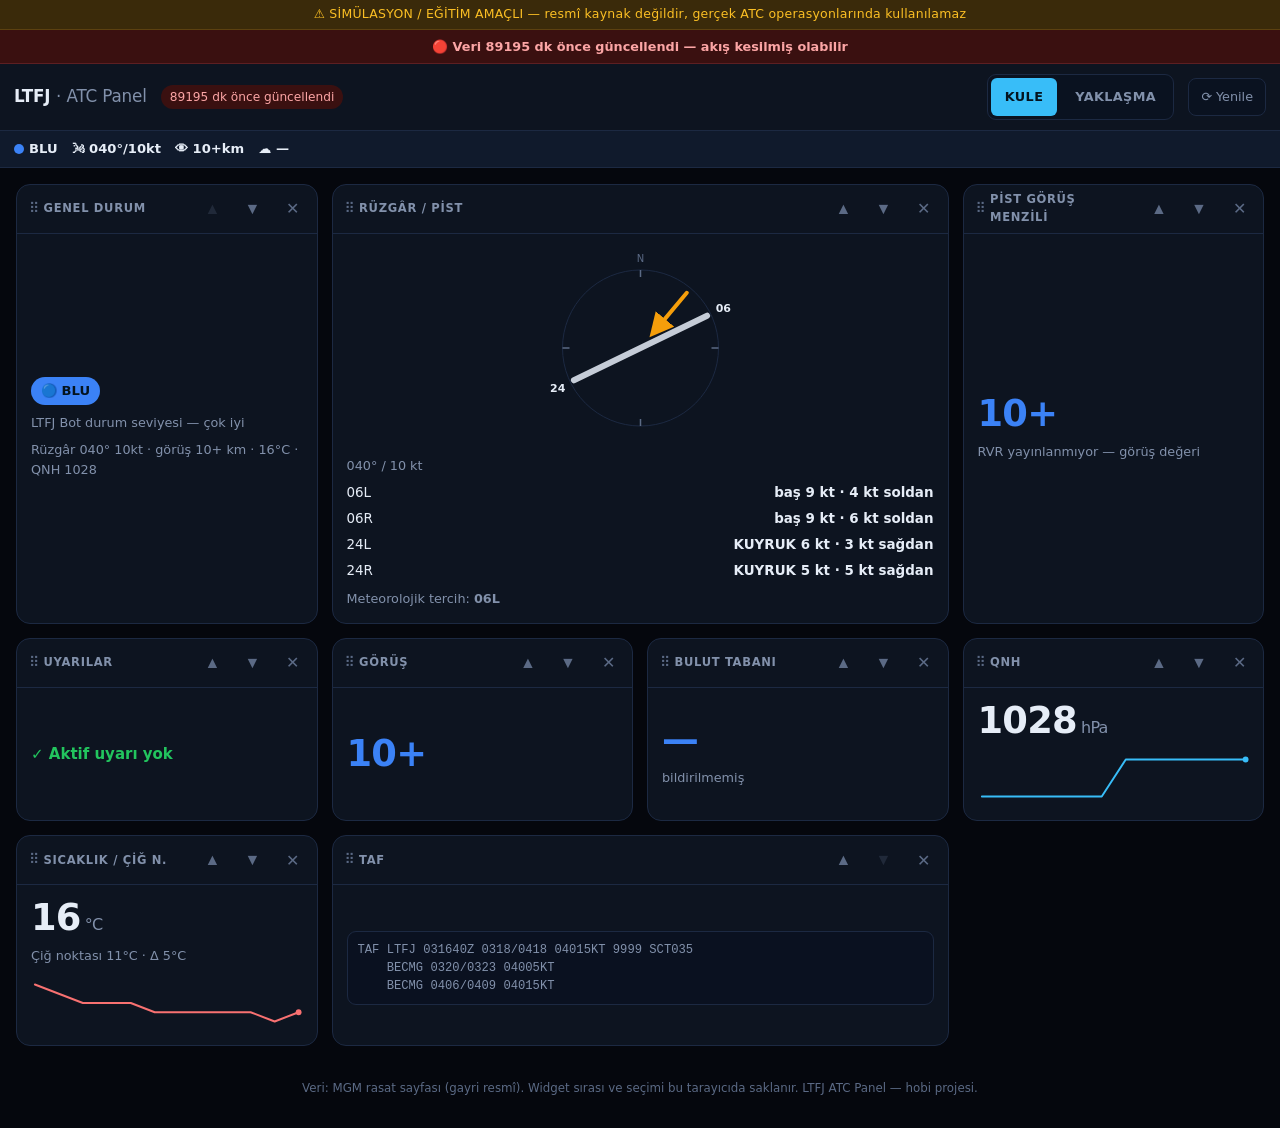
<file: panel.html>
<!DOCTYPE html>
<html lang="tr">
<head>
<meta charset="utf-8">
<meta name="viewport" content="width=device-width, initial-scale=1">
<title>LTFJ · ATC Panel</title>
<meta name="description" content="LTFJ için widget tabanlı, koyu temalı hava trafik kontrol panosu">
<meta name="theme-color" content="#05070d">
<meta name="mobile-web-app-capable" content="yes">
<meta name="apple-mobile-web-app-capable" content="yes">
<meta name="apple-mobile-web-app-status-bar-style" content="black-translucent">
<meta name="apple-mobile-web-app-title" content="LTFJ ATC">
<link rel="manifest" href="panel_manifest.json">
<link rel="apple-touch-icon" href="panel_icon.png">
<link rel="icon" href="panel_icon.svg" type="image/svg+xml">
<style>
  :root {
    --bg:#05070d; --panel:#0d1420; --panel2:#101a2c; --cizgi:#1c2942;
    --metin:#e6edf7; --soluk:#8291ab; --soluk2:#5b6a85;
    --accent:#38bdf8; --iyi:#22c55e; --uyari:#f59e0b; --kotu:#ef4444;
    --blu:#3b82f6; --wht:#94a3b8; --grn:#22c55e; --ylo:#eab308; --amb:#f97316; --red:#ef4444;
  }
  * { box-sizing:border-box; }
  html, body { background:var(--bg); }
  body {
    margin:0; color:var(--metin); min-height:100vh;
    font:15px/1.5 ui-sans-serif,system-ui,-apple-system,"Segoe UI",Roboto,sans-serif;
    -webkit-font-smoothing:antialiased;
  }
  .uyari-seridi {
    background:#3a2a0a; color:#fbbf24; border-bottom:1px solid #5c4110;
    font-size:.78rem; text-align:center; padding:5px 10px; letter-spacing:.02em;
  }
  .sabit-ust { position:sticky; top:0; z-index:20; }
  .bayat-bant {
    background:#3a1010; color:#fca5a5; border-bottom:1px solid #5c1f22;
    font-size:.8rem; font-weight:650; text-align:center; padding:7px 10px;
  }
  .bayat-bant.uyari { background:#3a2a0a; color:#fbbf24; border-bottom-color:#5c4110; }
  header {
    display:flex; align-items:center; gap:14px; flex-wrap:wrap;
    padding:10px 14px; border-bottom:1px solid var(--cizgi); background:var(--panel);
  }
  header h1 { font-size:1.05rem; margin:0; font-weight:700; letter-spacing:-.01em; }
  header h1 span { color:var(--soluk); font-weight:500; }
  .tazelik { font-size:.76rem; padding:3px 9px; border-radius:999px; background:#132036; color:var(--soluk); white-space:nowrap; }
  .tazelik.uyari { background:#3a2a0a; color:#fbbf24; }
  .tazelik.kotu { background:#3a1010; color:#fca5a5; }
  .rol-secici { display:flex; gap:4px; background:#0a1220; border:1px solid var(--cizgi); border-radius:9px; padding:3px; }
  .rol-secici button {
    background:transparent; border:0; color:var(--soluk); font:inherit; font-weight:650;
    font-size:.8rem; padding:8px 14px; border-radius:6px; cursor:pointer; letter-spacing:.03em;
    min-height:38px;
  }
  .rol-secici button.aktif { background:var(--accent); color:#04141f; }
  .spacer { flex:1; }
  .gizli-bar { display:flex; gap:6px; flex-wrap:wrap; align-items:center; }
  .gizli-bar .etiket { font-size:.72rem; color:var(--soluk2); }
  .chip {
    font-size:.78rem; color:var(--soluk); background:#0a1220; border:1px solid var(--cizgi);
    border-radius:999px; padding:8px 13px; cursor:pointer; min-height:36px;
  }
  .chip:hover { color:var(--metin); border-color:var(--accent); }
  button.yenile {
    background:#0a1220; border:1px solid var(--cizgi); color:var(--soluk);
    border-radius:8px; padding:8px 12px; font:inherit; font-size:.8rem; cursor:pointer;
    min-height:38px;
  }
  button.yenile:hover { color:var(--metin); border-color:var(--accent); }

  .ozet-serit {
    display:flex; align-items:center; gap:14px; flex-wrap:wrap;
    padding:8px 14px; background:var(--panel2); border-bottom:1px solid var(--cizgi);
    font-size:.82rem; font-weight:650;
  }
  .ozet-serit .oge { display:flex; align-items:center; gap:5px; white-space:nowrap; }
  .ozet-serit .renk-nokta {
    display:inline-block; width:10px; height:10px; border-radius:50%; flex:none;
  }
  @media (max-width:640px) {
    header { padding:8px 12px; gap:8px; }
    header h1 { font-size:.95rem; }
    .spacer { display:none; }
    .rol-secici { flex:1; }
    .rol-secici button { flex:1; text-align:center; }
    button.yenile { flex:none; }
    .ozet-serit { font-size:.78rem; gap:10px; padding:7px 12px; }
  }

  main { padding:16px; max-width:1600px; margin:0 auto; }
  #grid {
    display:grid; grid-template-columns:repeat(auto-fill, minmax(270px, 1fr)); gap:14px;
  }
  .w {
    background:var(--panel); border:1px solid var(--cizgi); border-radius:14px;
    padding:0; display:flex; flex-direction:column; min-height:150px;
  }
  .w.dragging { opacity:.35; }
  .w.buyuk { grid-column:span 2; }
  @media (max-width:640px) { .w.buyuk { grid-column:span 1; } }
  .w-bas {
    display:flex; align-items:center; gap:4px; padding:6px 6px 6px 12px;
    border-bottom:1px solid var(--cizgi); cursor:grab; user-select:none;
  }
  .w-bas:active { cursor:grabbing; }
  .w-bas .tutamac { color:var(--soluk2); font-size:.9rem; }
  .w-bas .baslik { font-size:.72rem; font-weight:700; letter-spacing:.06em; text-transform:uppercase; color:var(--soluk); margin-right:auto; }
  .w-bas button {
    background:none; border:0; color:var(--soluk2); cursor:pointer;
    font-size:1rem; width:36px; height:36px; border-radius:8px; flex:none;
    display:flex; align-items:center; justify-content:center;
  }
  .w-bas button:hover, .w-bas button:active { background:#152238; color:var(--metin); }
  .w-bas .gizle:hover, .w-bas .gizle:active { color:var(--kotu); }
  .w-bas .tasi[disabled] { opacity:.25; pointer-events:none; }
  .w-govde { padding:14px; flex:1; display:flex; flex-direction:column; gap:8px; justify-content:center; }

  .buyuk-sayi { font-size:2.3rem; font-weight:700; letter-spacing:-.02em; font-variant-numeric:tabular-nums; line-height:1.05; }
  .birim { font-size:1rem; color:var(--soluk); font-weight:500; margin-left:4px; }
  .alt-satir { font-size:.8rem; color:var(--soluk); }
  .rozet { display:inline-flex; align-items:center; gap:6px; font-weight:700; font-size:.82rem; padding:4px 10px; border-radius:999px; color:#04141f; width:fit-content; }
  .liste { list-style:none; margin:0; padding:0; display:flex; flex-direction:column; gap:6px; font-size:.84rem; }
  .liste li { display:flex; justify-content:space-between; gap:10px; color:var(--metin); }
  .liste li b { font-variant-numeric:tabular-nums; }
  .kuyruk-uyari { color:var(--kotu); font-weight:700; }
  .bos { color:var(--soluk2); font-size:.85rem; font-style:italic; }
  .spark { width:100%; height:56px; display:block; margin-top:2px; }
  .spark-bos { font-size:.76rem; color:var(--soluk2); font-style:italic; }
  pre.ham {
    background:#0a1120; border:1px solid var(--cizgi); border-radius:9px; padding:9px 10px;
    font:.76rem/1.5 ui-monospace,SFMono-Regular,Menlo,monospace; color:var(--soluk);
    white-space:pre-wrap; word-break:break-word; margin:6px 0 0;
  }
  .taf-satir { padding:2px 0; }
  .dikkat-ok { color:var(--iyi); font-weight:650; }
  .dikkat-liste { list-style:none; margin:0; padding:0; display:flex; flex-direction:column; gap:8px; }
  .dikkat-liste li {
    background:#2a0f10; border:1px solid #5c1f22; color:#fca5a5; border-radius:9px;
    padding:8px 10px; font-size:.84rem; font-weight:600;
  }
  footer { text-align:center; color:var(--soluk2); font-size:.74rem; padding:18px 12px 30px; }
</style>
</head>
<body>

<div class="uyari-seridi">⚠️ SİMÜLASYON / EĞİTİM AMAÇLI — resmî kaynak değildir, gerçek ATC operasyonlarında kullanılamaz</div>

<div class="sabit-ust">
  <div id="bayatBant" class="bayat-bant" hidden></div>
  <header>
    <h1>LTFJ <span>· ATC Panel</span></h1>
    <span id="tazelik" class="tazelik">yükleniyor…</span>
    <div class="spacer"></div>
    <div class="gizli-bar" id="gizliBar"></div>
    <div class="rol-secici" role="group" aria-label="Kontrolör rolü">
      <button data-rol="TWR" id="rolTWR">KULE</button>
      <button data-rol="APP" id="rolAPP">YAKLAŞMA</button>
    </div>
    <button class="yenile" id="yenileBtn">⟳ Yenile</button>
  </header>
  <div id="ozetSerit" class="ozet-serit" hidden></div>
</div>

<main>
  <div id="grid"></div>
</main>

<footer>Veri: MGM rasat sayfası (gayri resmî). Widget sırası ve seçimi bu tarayıcıda saklanır. LTFJ ATC Panel — hobi projesi.</footer>

<script>
(function () {
  "use strict";

  var DATA_URL = "panel_veri.json";
  var STORAGE_KEY = "ltfj_panel_v1";
  var REFRESH_MS = 60000;
  var GRAFIK_PENCERE_SAAT = 6;
  var GRAFIK_MIN_NOKTA = 2;
  var GRAFIK_YEDEK_NOKTA = 12;

  var RENK_KODU = { BLU:"#3b82f6", WHT:"#94a3b8", GRN:"#22c55e", YLO:"#eab308", AMB:"#f97316", RED:"#ef4444" };
  var RENK_SIMGE = { BLU:"🔵", WHT:"⚪", GRN:"🟢", YLO:"🟡", AMB:"🟠", RED:"🔴" };

  var WIDGETS = {
    durum:    { baslik: "Genel Durum",         buyuk:false, render: renderDurum },
    ruzgar:   { baslik: "Rüzgâr / Pist",        buyuk:true,  render: renderRuzgar },
    rvr:      { baslik: "Pist Görüş Menzili",   buyuk:false, render: renderRVR },
    gorus:    { baslik: "Görüş",                buyuk:false, render: renderGorus },
    tavan:    { baslik: "Bulut Tabanı",         buyuk:false, render: renderTavan },
    qnh:      { baslik: "QNH",                  buyuk:false, render: renderQNH },
    sicaklik: { baslik: "Sıcaklık / Çiğ N.",    buyuk:false, render: renderSicaklik },
    dikkat:   { baslik: "Uyarılar",             buyuk:false, render: renderDikkat },
    taf:      { baslik: "TAF",                  buyuk:true,  render: renderTAF },
  };

  var PRESETS = {
    TWR: ["durum", "ruzgar", "rvr", "dikkat", "gorus", "tavan", "qnh", "sicaklik", "taf"],
    APP: ["durum", "qnh", "tavan", "gorus", "dikkat", "ruzgar", "sicaklik", "rvr", "taf"],
  };

  var grid = document.getElementById("grid");
  var tazelikEl = document.getElementById("tazelik");
  var gizliBar = document.getElementById("gizliBar");
  var bayatBantEl = document.getElementById("bayatBant");
  var ozetSeridEl = document.getElementById("ozetSerit");
  var veri = null;
  var layout = yukleDuzen();

  // ---------------------------------------------------------------- duzen ---
  function varsayilanDuzen(rol) {
    return { rol: rol, sira: PRESETS[rol].slice(), gizli: [] };
  }

  function yukleDuzen() {
    try {
      var ham = localStorage.getItem(STORAGE_KEY);
      if (!ham) return varsayilanDuzen("TWR");
      var d = JSON.parse(ham);
      if (!d || !Array.isArray(d.sira)) return varsayilanDuzen("TWR");
      var bilinen = Object.keys(WIDGETS);
      d.sira = d.sira.filter(function (k) { return bilinen.indexOf(k) !== -1; });
      bilinen.forEach(function (k) {
        if (d.sira.indexOf(k) === -1 && (d.gizli || []).indexOf(k) === -1) d.sira.push(k);
      });
      d.gizli = (d.gizli || []).filter(function (k) { return bilinen.indexOf(k) !== -1; });
      return d;
    } catch (e) { return varsayilanDuzen("TWR"); }
  }

  function kaydetDuzen() {
    try { localStorage.setItem(STORAGE_KEY, JSON.stringify(layout)); } catch (e) { /* localStorage yoksa sessizce gec */ }
  }

  function rolUygula(rol) {
    layout = varsayilanDuzen(rol);
    kaydetDuzen();
    izgaraKur();
    guncelleTumWidgetlar();
    rolDugmeleriGuncelle();
  }

  function rolDugmeleriGuncelle() {
    document.getElementById("rolTWR").classList.toggle("aktif", layout.rol === "TWR");
    document.getElementById("rolAPP").classList.toggle("aktif", layout.rol === "APP");
  }

  // ---------------------------------------------------------------- izgara ---
  function izgaraKur() {
    grid.innerHTML = "";
    var gorunur = layout.sira.filter(function (key) {
      return layout.gizli.indexOf(key) === -1 && WIDGETS[key];
    });
    gorunur.forEach(function (key, i) {
      var w = WIDGETS[key];
      var sec = document.createElement("section");
      sec.className = "w" + (w.buyuk ? " buyuk" : "");
      sec.draggable = true;
      sec.dataset.key = key;
      sec.innerHTML =
        '<div class="w-bas">' +
          '<span class="tutamac">⠿</span>' +
          '<span class="baslik">' + w.baslik + '</span>' +
          '<button class="tasi" title="Yukarı taşı" data-tasi="yukari" data-key="' + key + '"' + (i === 0 ? " disabled" : "") + '>▲</button>' +
          '<button class="tasi" title="Aşağı taşı" data-tasi="asagi" data-key="' + key + '"' + (i === gorunur.length - 1 ? " disabled" : "") + '>▼</button>' +
          '<button class="gizle" title="Widgetı gizle" data-gizle="' + key + '">✕</button>' +
        '</div>' +
        '<div class="w-govde" data-govde="' + key + '"><span class="bos">veri bekleniyor…</span></div>';
      grid.appendChild(sec);
    });
    gizliBarKur();
    surukleBirakBagla();
  }

  function hareketEttir(key, yon) {
    var i = layout.sira.indexOf(key);
    if (i === -1) return;
    var j = yon === "yukari" ? i - 1 : i + 1;
    if (j < 0 || j >= layout.sira.length) return;
    var tmp = layout.sira[i];
    layout.sira[i] = layout.sira[j];
    layout.sira[j] = tmp;
    kaydetDuzen();
    izgaraKur();
    guncelleTumWidgetlar();
  }

  function gizliBarKur() {
    gizliBar.innerHTML = "";
    if (!layout.gizli.length) return;
    var etiket = document.createElement("span");
    etiket.className = "etiket";
    etiket.textContent = "Gizli:";
    gizliBar.appendChild(etiket);
    layout.gizli.forEach(function (key) {
      var w = WIDGETS[key];
      if (!w) return;
      var chip = document.createElement("button");
      chip.className = "chip";
      chip.textContent = "+ " + w.baslik;
      chip.addEventListener("click", function () {
        layout.gizli = layout.gizli.filter(function (k) { return k !== key; });
        if (layout.sira.indexOf(key) === -1) layout.sira.push(key);
        kaydetDuzen();
        izgaraKur();
        guncelleTumWidgetlar();
      });
      gizliBar.appendChild(chip);
    });
  }

  grid.addEventListener("click", function (e) {
    var tasiBtn = e.target.closest("[data-tasi]");
    if (tasiBtn) { hareketEttir(tasiBtn.getAttribute("data-key"), tasiBtn.getAttribute("data-tasi")); return; }

    var btn = e.target.closest("[data-gizle]");
    if (!btn) return;
    var key = btn.getAttribute("data-gizle");
    layout.sira = layout.sira.filter(function (k) { return k !== key; });
    layout.gizli.push(key);
    kaydetDuzen();
    izgaraKur();
    guncelleTumWidgetlar();
  });

  // ------------------------------------------------------- surukle-birak ---
  function surukleBirakBagla() {
    var tumu = grid.querySelectorAll(".w");
    tumu.forEach(function (el) {
      el.addEventListener("dragstart", function () { el.classList.add("dragging"); });
      el.addEventListener("dragend", function () {
        el.classList.remove("dragging");
        layout.sira = [].slice.call(grid.querySelectorAll(".w")).map(function (n) { return n.dataset.key; });
        kaydetDuzen();
      });
    });
  }

  grid.addEventListener("dragover", function (e) {
    e.preventDefault();
    var suruklenen = grid.querySelector(".w.dragging");
    if (!suruklenen) return;
    var sonraki = surukleSonrakiElemani(e.clientY, e.clientX);
    if (sonraki == null) grid.appendChild(suruklenen);
    else grid.insertBefore(suruklenen, sonraki);
  });

  function surukleSonrakiElemani(y) {
    var elemanlar = [].slice.call(grid.querySelectorAll(".w:not(.dragging)"));
    var enYakin = { fark: -Infinity, el: null };
    elemanlar.forEach(function (el) {
      var kutu = el.getBoundingClientRect();
      var fark = y - kutu.top - kutu.height / 2;
      if (fark < 0 && fark > enYakin.fark) enYakin = { fark: fark, el: el };
    });
    return enYakin.el;
  }

  // ------------------------------------------------------------ tazelik ---
  function tazelikGuncelle() {
    if (!veri || !veri.uretildi) return;
    var uretildi = new Date(veri.uretildi);
    var farkDk = Math.round((Date.now() - uretildi.getTime()) / 60000);
    var metin = farkDk <= 0 ? "az önce güncellendi" : farkDk + " dk önce güncellendi";
    tazelikEl.textContent = metin;
    tazelikEl.className = "tazelik" + (farkDk >= 60 ? " kotu" : farkDk >= 20 ? " uyari" : "");

    if (farkDk >= 60) {
      bayatBantEl.hidden = false;
      bayatBantEl.className = "bayat-bant";
      bayatBantEl.textContent = "🔴 Veri " + farkDk + " dk önce güncellendi — akış kesilmiş olabilir";
    } else if (farkDk >= 20) {
      bayatBantEl.hidden = false;
      bayatBantEl.className = "bayat-bant uyari";
      bayatBantEl.textContent = "🟡 Veri " + farkDk + " dk önce güncellendi";
    } else {
      bayatBantEl.hidden = true;
    }
  }

  // ------------------------------------------------------------ ozet serit ---
  function ozetSeridiGuncelle() {
    var m = veri && veri.metar;
    if (!m) { ozetSeridEl.hidden = true; return; }
    ozetSeridEl.hidden = false;

    var parcalar = [];
    if (m.renk) {
      parcalar.push('<span class="oge"><span class="renk-nokta" style="background:' +
        (RENK_KODU[m.renk[0]] || "#666") + '"></span>' + esc(m.renk[0]) + "</span>");
    }
    var ruzgarTxt = (m.ruzgar.yon != null ? String(m.ruzgar.yon).padStart(3, "0") + "°" : "VRB") +
      (m.ruzgar.hiz != null ? "/" + m.ruzgar.hiz + "kt" : "");
    parcalar.push('<span class="oge">🌬 ' + ruzgarTxt + "</span>");

    var gorusTxt = m.cavok ? "CAVOK" : (m.gorus == null ? "—" : (m.gorus >= 9999 ? "10+km" : m.gorus + "m"));
    parcalar.push('<span class="oge">👁 ' + gorusTxt + "</span>");

    var tavanTxt = m.tavan == null ? "—" : m.tavan + "ft";
    parcalar.push('<span class="oge">☁ ' + tavanTxt + "</span>");

    if (m.dikkat && m.dikkat.length) {
      parcalar.push('<span class="oge" style="color:#fca5a5">⚠ ' + m.dikkat.length + " uyarı</span>");
    }
    ozetSeridEl.innerHTML = parcalar.join("");
  }

  // -------------------------------------------------------------- veri ---
  function veriYukle() {
    fetch(DATA_URL + "?_=" + Date.now(), { cache: "no-store" })
      .then(function (r) { if (!r.ok) throw new Error("HTTP " + r.status); return r.json(); })
      .then(function (v) {
        veri = v;
        tazelikGuncelle();
        ozetSeridiGuncelle();
        guncelleTumWidgetlar();
      })
      .catch(function (err) {
        tazelikEl.textContent = "panel_veri.json okunamadı";
        tazelikEl.className = "tazelik kotu";
        bayatBantEl.hidden = false;
        bayatBantEl.className = "bayat-bant";
        bayatBantEl.textContent = "🔴 panel_veri.json okunamadı — bağlantıyı kontrol edin";
        console.error("[panel] veri yüklenemedi:", err);
      });
  }

  function guncelleTumWidgetlar() {
    Object.keys(WIDGETS).forEach(function (key) {
      var govde = grid.querySelector('[data-govde="' + key + '"]');
      if (!govde) return;
      try { WIDGETS[key].render(govde, veri); }
      catch (e) { govde.innerHTML = '<span class="bos">render hatası</span>'; console.error(key, e); }
    });
  }

  // ------------------------------------------------------------ yardimci ---
  function esc(s) {
    return String(s == null ? "" : s).replace(/[&<>"']/g, function (c) {
      return { "&": "&amp;", "<": "&lt;", ">": "&gt;", '"': "&quot;", "'": "&#39;" }[c];
    });
  }

  function gecmisNoktalari(gecmis, alan, sinir) {
    var out = [];
    (gecmis || []).forEach(function (g) {
      var t = Date.parse(g.zaman);
      if (isNaN(t)) return;
      if (sinir != null && t < sinir) return;
      if (g[alan] == null) return;
      out.push([t, g[alan]]);
    });
    out.sort(function (a, b) { return a[0] - b[0]; });
    return out;
  }

  function grafikVerisi(gecmis, alan) {
    var simdi = Date.now();
    var sinir = simdi - GRAFIK_PENCERE_SAAT * 3600 * 1000;
    var noktalar = gecmisNoktalari(gecmis, alan, sinir);
    if (noktalar.length >= GRAFIK_MIN_NOKTA) return noktalar;
    var tumu = gecmisNoktalari(gecmis, alan, null);
    return tumu.slice(-GRAFIK_YEDEK_NOKTA);
  }

  function sparkline(noktalar, renk) {
    if (noktalar.length < 2) return '<div class="spark-bos">yetersiz veri</div>';
    var w = 280, h = 56;
    var vals = noktalar.map(function (p) { return p[1]; });
    var vMin = Math.min.apply(null, vals), vMax = Math.max.apply(null, vals);
    if (vMin === vMax) { vMin -= 1; vMax += 1; }
    var pad = (vMax - vMin) * 0.15; vMin -= pad; vMax += pad;
    var t0 = noktalar[0][0], t1 = noktalar[noktalar.length - 1][0];
    var span = (t1 - t0) || 1;
    function x(t) { return 4 + (w - 8) * ((t - t0) / span); }
    function y(v) { return h - 4 - (h - 8) * ((v - vMin) / (vMax - vMin)); }
    var d = noktalar.map(function (p, i) { return (i === 0 ? "M" : "L") + x(p[0]).toFixed(1) + "," + y(p[1]).toFixed(1); }).join(" ");
    var lx = x(noktalar[noktalar.length - 1][0]), ly = y(noktalar[noktalar.length - 1][1]);
    return '<svg viewBox="0 0 ' + w + ' ' + h + '" class="spark" preserveAspectRatio="none">' +
      '<path d="' + d + '" fill="none" stroke="' + renk + '" stroke-width="2" stroke-linejoin="round" stroke-linecap="round"/>' +
      '<circle cx="' + lx.toFixed(1) + '" cy="' + ly.toFixed(1) + '" r="3" fill="' + renk + '"/></svg>';
  }

  function polar(cx, cy, bearingDeg, r) {
    var rad = bearingDeg * Math.PI / 180;
    return { x: cx + r * Math.sin(rad), y: cy - r * Math.cos(rad) };
  }

  // ------------------------------------------------------------ widgetlar ---
  function bosMetar(govde) { govde.innerHTML = '<span class="bos">METAR/SPECI yok</span>'; }

  function renderDurum(govde, v) {
    var m = v && v.metar;
    if (!m) return bosMetar(govde);
    if (!m.renk) { govde.innerHTML = '<span class="bos">renk durumu hesaplanamadı</span>'; return; }
    var kod = m.renk[0], aciklama = m.renk[1];
    // Etiket panel_veri.json'daki renk_etiketi alanindan (ltfj_pist.RENK_ETIKETI
    // ile ayni kaynak) geliyor - burada ayrica sabit metin YAZMIYORUZ ki
    // Telegram/web sayfasiyla sessizce farklilasmasin. Alan eski bir
    // panel_veri.json'da yoksa (henuz yeniden uretilmemis) makul bir
    // varsayilana duser.
    var renkEtiketi = m.renk_etiketi || "LTFJ Bot durum seviyesi";
    govde.innerHTML =
      '<div class="rozet" title="' + esc(renkEtiketi) + ' — resmî ICAO CAT I/II/III kategorisi değildir" style="background:' + (RENK_KODU[kod] || "#666") + '">' + (RENK_SIMGE[kod] || "") + " " + kod + "</div>" +
      '<div class="alt-satir">' + esc(renkEtiketi) + ' — ' + esc(aciklama) + "</div>" +
      '<div class="alt-satir">' + esc(m.ozet) + "</div>";
  }

  function renderRuzgar(govde, v) {
    var m = v && v.metar;
    if (!m) return bosMetar(govde);
    var yon = m.ruzgar.yon, hiz = m.ruzgar.hiz, hamle = m.ruzgar.hamle, degisken = m.ruzgar.degisken;
    var cx = 100, cy = 100, r = 78;
    var svg = '<svg viewBox="0 0 200 200" width="100%" height="200" style="display:block">';
    // pusula halkasi
    svg += '<circle cx="' + cx + '" cy="' + cy + '" r="' + r + '" fill="none" stroke="#1c2942" stroke-width="1"/>';
    [0, 90, 180, 270].forEach(function (b) {
      var p1 = polar(cx, cy, b, r), p2 = polar(cx, cy, b, r - 7);
      svg += '<line x1="' + p1.x.toFixed(1) + '" y1="' + p1.y.toFixed(1) + '" x2="' + p2.x.toFixed(1) + '" y2="' + p2.y.toFixed(1) + '" stroke="#5b6a85" stroke-width="1.5"/>';
    });
    var kN = polar(cx, cy, 0, r + 12);
    svg += '<text x="' + kN.x.toFixed(1) + '" y="' + (kN.y + 4).toFixed(1) + '" fill="#5b6a85" font-size="10" text-anchor="middle">N</text>';
    // pist ekseni (06/24, gercek yon 64.10 / 244.12 - LTFJ AIP AD 2.12)
    var PIST_YONU = 64.10;
    var u1 = polar(cx, cy, PIST_YONU, r - 4), u2 = polar(cx, cy, PIST_YONU + 180, r - 4);
    svg += '<line x1="' + u1.x.toFixed(1) + '" y1="' + u1.y.toFixed(1) + '" x2="' + u2.x.toFixed(1) + '" y2="' + u2.y.toFixed(1) + '" stroke="#e6edf7" stroke-width="6" stroke-linecap="round" opacity=".85"/>';
    var e1 = polar(cx, cy, PIST_YONU, r + 14), e2 = polar(cx, cy, PIST_YONU + 180, r + 14);
    svg += '<text x="' + e1.x.toFixed(1) + '" y="' + (e1.y + 4).toFixed(1) + '" fill="#e6edf7" font-size="11" font-weight="700" text-anchor="middle">06</text>';
    svg += '<text x="' + e2.x.toFixed(1) + '" y="' + (e2.y + 4).toFixed(1) + '" fill="#e6edf7" font-size="11" font-weight="700" text-anchor="middle">24</text>';
    // ruzgar oku: "geldigi" yonden merkeze doru
    if (yon == null) {
      svg += '<circle cx="' + cx + '" cy="' + cy + '" r="5" fill="#38bdf8"/>';
      svg += '<text x="' + cx + '" y="' + (cy + 26) + '" fill="#38bdf8" font-size="11" text-anchor="middle" font-weight="700">DEĞİŞKEN</text>';
    } else if (!hiz) {
      svg += '<circle cx="' + cx + '" cy="' + cy + '" r="5" fill="#8291ab"/>';
      svg += '<text x="' + cx + '" y="' + (cy + 26) + '" fill="#8291ab" font-size="11" text-anchor="middle" font-weight="700">SAKİN</text>';
    } else {
      var kuyrukU = polar(cx, cy, yon, r - 6), ucU = polar(cx, cy, yon, 26);
      svg += '<line x1="' + kuyrukU.x.toFixed(1) + '" y1="' + kuyrukU.y.toFixed(1) + '" x2="' + ucU.x.toFixed(1) + '" y2="' + ucU.y.toFixed(1) + '" stroke="#f59e0b" stroke-width="4" stroke-linecap="round" marker-end="url(#ok)"/>';
      svg += '<defs><marker id="ok" markerWidth="10" markerHeight="10" refX="3" refY="3" orient="auto"><path d="M0,0 L6,3 L0,6 Z" fill="#f59e0b"/></marker></defs>';
    }
    svg += "</svg>";

    // yon RAPORLANMIS olsa bile ayrica bir degisken-yon araligi (ör.
    // "020V090") varsa bunu sessizce atlamayalim - tek bir kesin yonmus
    // gibi gorunmesin.
    var degiskenMetni = (degisken && degisken.length === 2)
      ? " (değişken " + String(degisken[0]).padStart(3, "0") + "°–" + String(degisken[1]).padStart(3, "0") + "°)"
      : "";
    var altbilgi = '<div class="alt-satir">' + (yon != null ? (String(yon).padStart(3, "0") + "°") : "VRB") +
      (hiz != null ? " / " + hiz + " kt" : "") + (hamle ? " (hamle " + hamle + " kt)" : "") + degiskenMetni + "</div>";

    var pistler = (m.pistler || []).map(function (p) {
      var yanTxt = p.yan.toFixed(0) + " kt " + esc(p.yan_taraf);
      var basTxt = p.kuyruk
        ? '<span class="' + (p.kuyruk_asildi ? "kuyruk-uyari" : "") + '">KUYRUK ' + Math.abs(p.bas).toFixed(0) + " kt" + (p.kuyruk_asildi ? " ⚠" : "") + "</span>"
        : "baş " + p.bas.toFixed(0) + " kt";
      return "<li><span>" + esc(p.pist) + "</span><b>" + basTxt + " · " + yanTxt + "</b></li>";
    }).join("");

    govde.innerHTML = svg + altbilgi + (pistler ? '<ul class="liste">' + pistler + "</ul>" : '<span class="bos">pist bileşeni yok</span>') +
      (m.tercih_pist ? '<div class="alt-satir">Meteorolojik tercih: <b>' + esc(m.tercih_pist) + "</b></div>" : "");
  }

  function renkliGovde(deger, birim, renkKodu, altSatir) {
    var renk = renkKodu ? (RENK_KODU[renkKodu] || "#8291ab") : null;
    return '<div class="buyuk-sayi"' + (renk ? ' style="color:' + renk + '"' : "") + ">" + deger +
      (birim ? '<span class="birim">' + birim + "</span>" : "") + "</div>" +
      (altSatir ? '<div class="alt-satir">' + altSatir + "</div>" : "");
  }

  function renderRVR(govde, v) {
    var m = v && v.metar;
    if (!m) return bosMetar(govde);
    if (!m.rvr || !m.rvr.length) {
      govde.innerHTML = renkliGovde(m.cavok ? "CAVOK" : (m.gorus != null ? (m.gorus >= 9999 ? "10+" : m.gorus) : "?"),
        m.cavok || m.gorus == null || m.gorus >= 9999 ? "" : "m", m.renk ? m.renk[0] : null,
        "RVR yayınlanmıyor — görüş değeri");
      return;
    }
    govde.innerHTML = '<ul class="liste">' + m.rvr.map(function (s) { return "<li>" + esc(s) + "</li>"; }).join("") + "</ul>" +
      (m.gorus_op && m.gorus_op.length ? '<div class="alt-satir">' + m.gorus_op.map(esc).join("<br>") + "</div>" : "");
  }

  function renderGorus(govde, v) {
    var m = v && v.metar;
    if (!m) return bosMetar(govde);
    var deger = m.cavok ? "CAVOK" : (m.gorus == null ? "?" : (m.gorus >= 9999 ? "10+" : m.gorus));
    var birim = m.cavok || m.gorus == null || m.gorus >= 9999 ? "" : "m";
    govde.innerHTML = renkliGovde(deger, birim, m.renk ? m.renk[0] : null, m.hava && m.hava.length ? esc(m.hava.join(" ")) : "");
  }

  function renderTavan(govde, v) {
    var m = v && v.metar;
    if (!m) return bosMetar(govde);
    var deger = m.tavan == null ? "—" : m.tavan;
    var altSatir = m.tavan == null ? "bildirilmemiş" : "";
    if (m.sis_riski) altSatir = (altSatir ? altSatir + "<br>" : "") + "🌫 " + esc(m.sis_riski);
    govde.innerHTML = renkliGovde(deger, m.tavan == null ? "" : "ft", m.renk ? m.renk[0] : null, altSatir);
  }

  function renderQNH(govde, v) {
    var m = v && v.metar;
    if (!m) return bosMetar(govde);
    var noktalar = grafikVerisi(v.gecmis, "qnh");
    govde.innerHTML = renkliGovde(m.qnh == null ? "—" : m.qnh, m.qnh == null ? "" : "hPa", null, "") +
      sparkline(noktalar, "#38bdf8");
  }

  function renderSicaklik(govde, v) {
    var m = v && v.metar;
    if (!m) return bosMetar(govde);
    var fark = (m.sicaklik != null && m.cig_noktasi != null) ? (m.sicaklik - m.cig_noktasi) : null;
    govde.innerHTML =
      '<div class="buyuk-sayi">' + (m.sicaklik == null ? "—" : m.sicaklik) + '<span class="birim">°C</span></div>' +
      '<div class="alt-satir">Çiğ noktası ' + (m.cig_noktasi == null ? "—" : m.cig_noktasi + "°C") +
      (fark != null ? " · Δ " + fark + "°C" : "") + "</div>" +
      sparkline(grafikVerisi(v.gecmis, "sicaklik"), "#f87171");
  }

  function renderDikkat(govde, v) {
    var m = v && v.metar;
    if (!m) return bosMetar(govde);
    var madde = (m.dikkat || []).slice();
    if (m.prs && m.prs.length) madde.push("PRS için kısıtlayıcı koşul (METAR'a göre): " + m.prs.join(", "));
    if (!madde.length) { govde.innerHTML = '<span class="dikkat-ok">✓ Aktif uyarı yok</span>'; return; }
    govde.innerHTML = '<ul class="dikkat-liste">' + madde.map(function (s) { return "<li>" + esc(s) + "</li>"; }).join("") + "</ul>";
  }

  function renderTAF(govde, v) {
    var t = v && v.taf;
    if (!t) { govde.innerHTML = '<span class="bos">TAF yok</span>'; return; }
    var bicimli = t.metin.replace(/\s(?=(FM\d|BECMG|TEMPO|PROB\d))/g, "\n    ");
    govde.innerHTML = '<pre class="ham">' + esc(bicimli) + "</pre>";
  }

  // -------------------------------------------------------------- basla ---
  document.getElementById("rolTWR").addEventListener("click", function () { rolUygula("TWR"); });
  document.getElementById("rolAPP").addEventListener("click", function () { rolUygula("APP"); });
  document.getElementById("yenileBtn").addEventListener("click", veriYukle);

  document.addEventListener("visibilitychange", function () {
    // Telefon kilitten acilip sekme one geldiginde 60 sn'lik zamanlayiciyi
    // beklemeden aninda tazelenir - "anlik bakis" kullanimi icin onemli.
    if (document.visibilityState === "visible") veriYukle();
  });

  izgaraKur();
  rolDugmeleriGuncelle();
  veriYukle();
  setInterval(veriYukle, REFRESH_MS);
  setInterval(tazelikGuncelle, 10000);
})();
</script>
</body>
</html>
</file>
